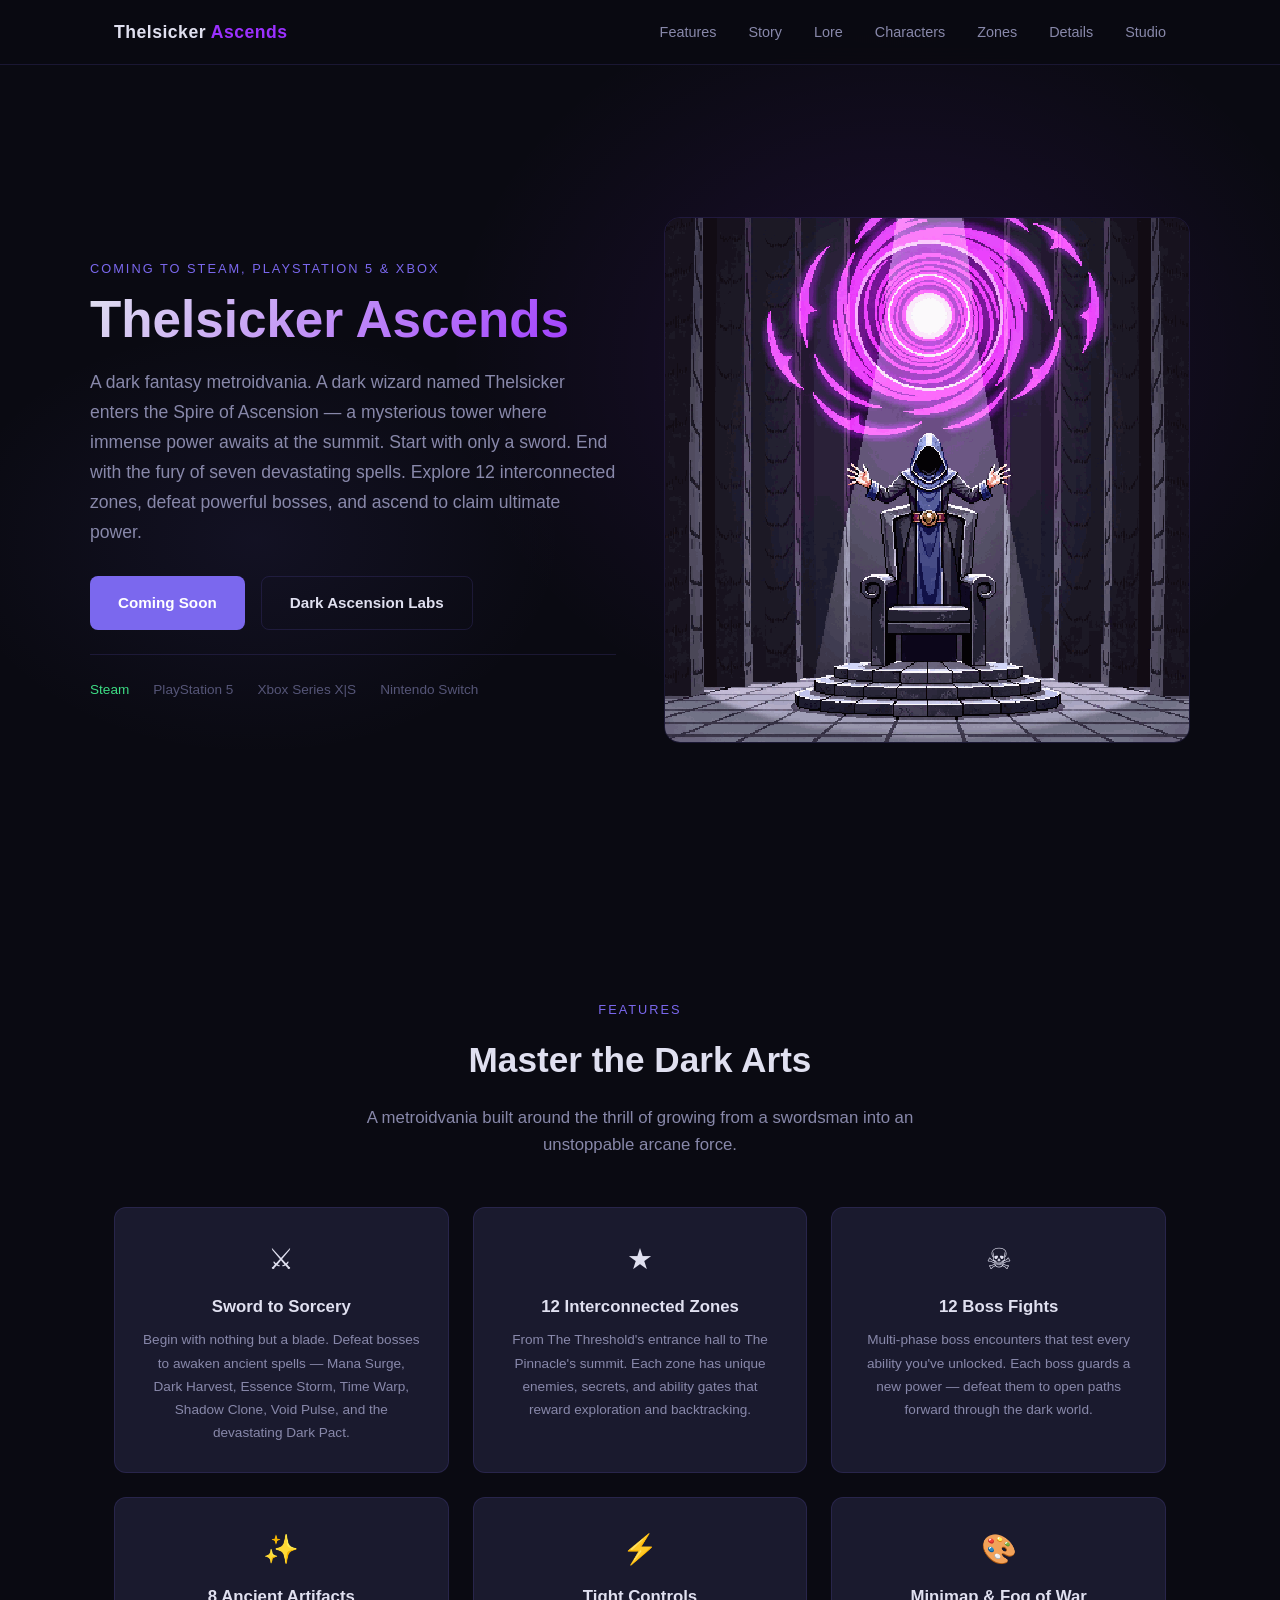
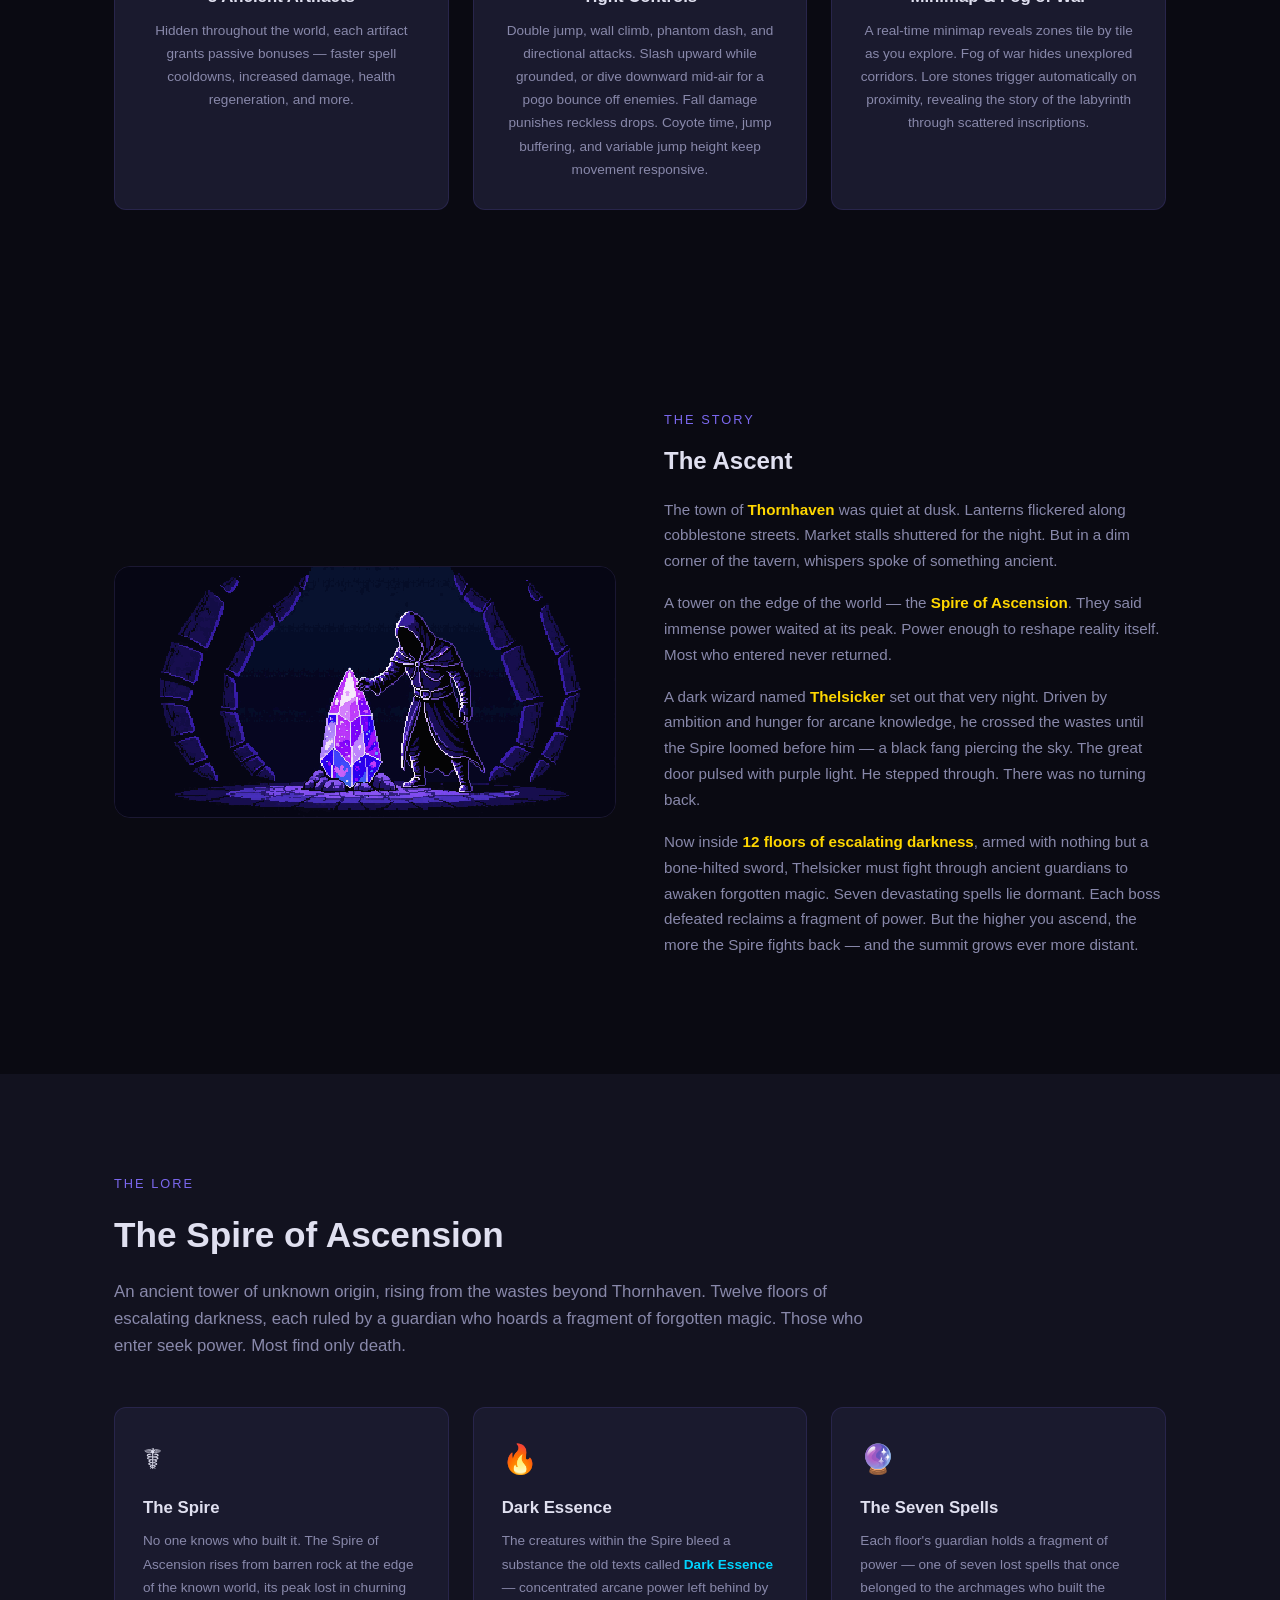
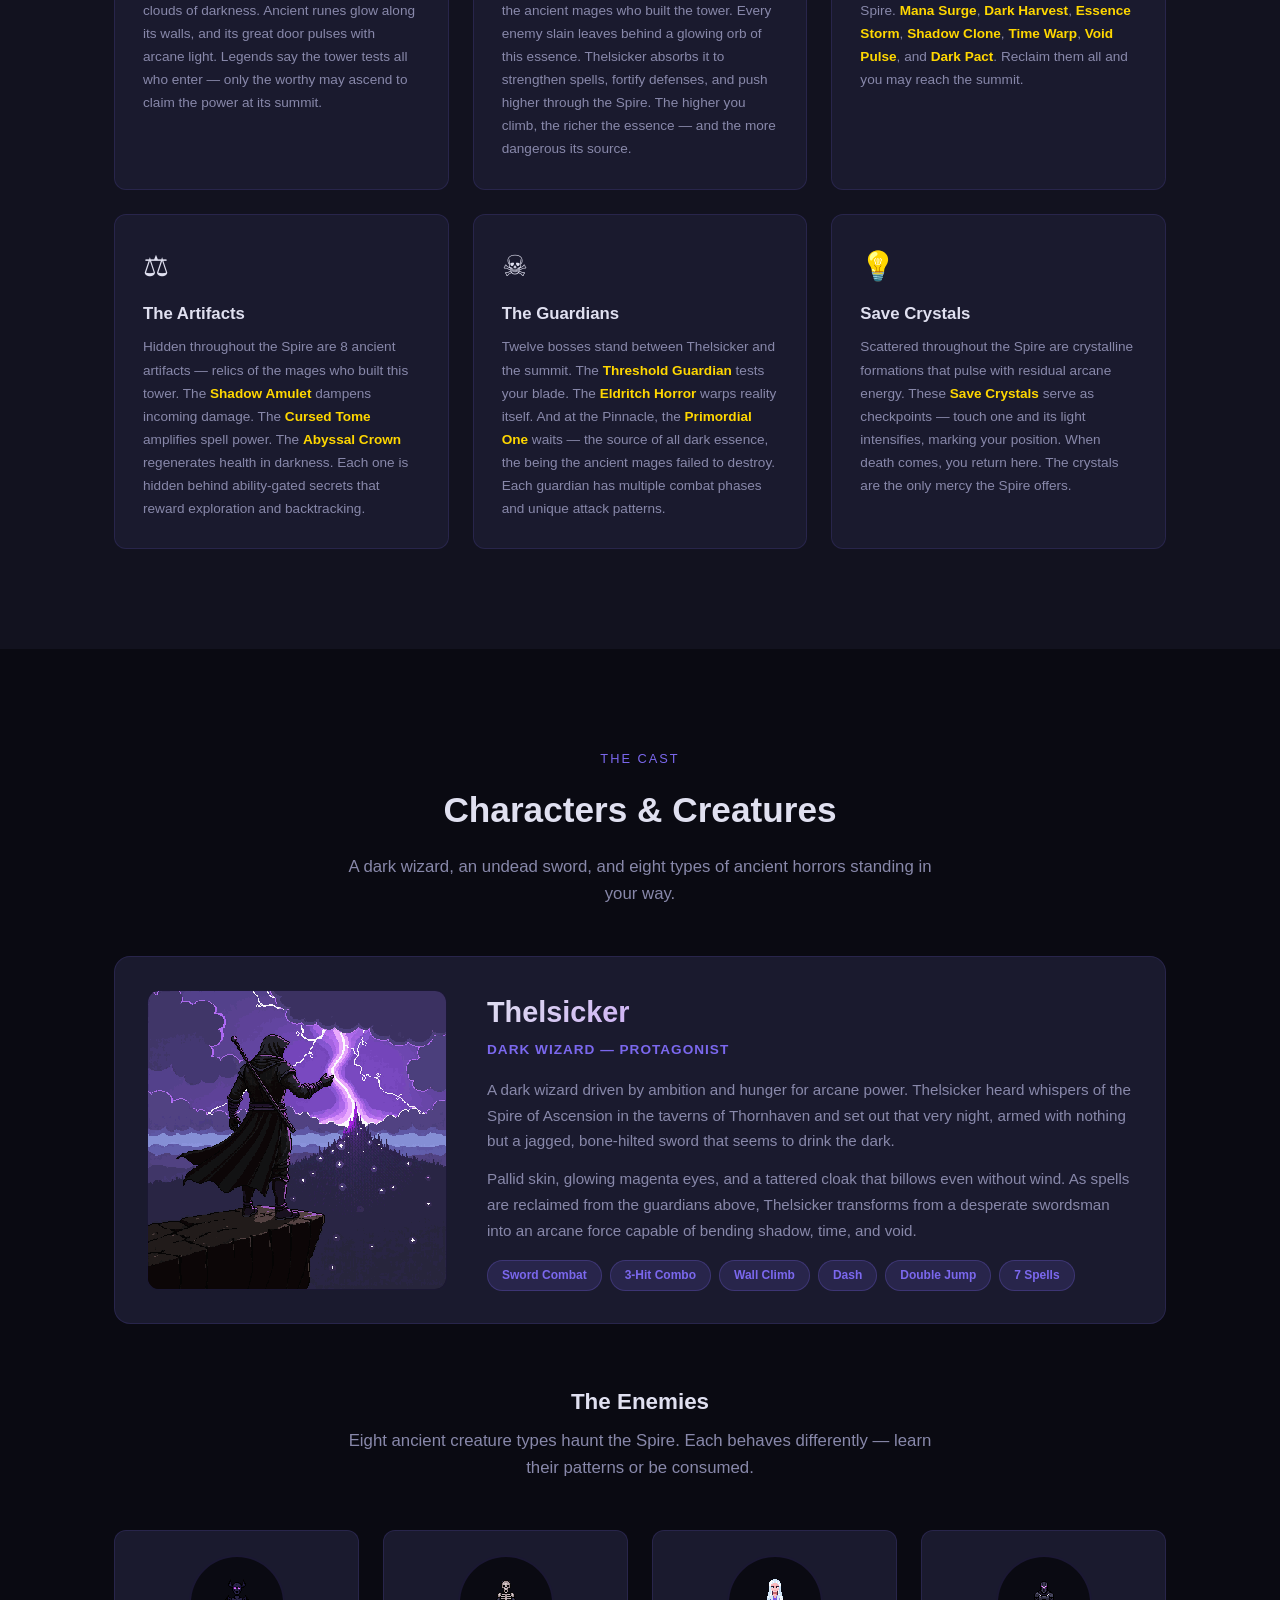
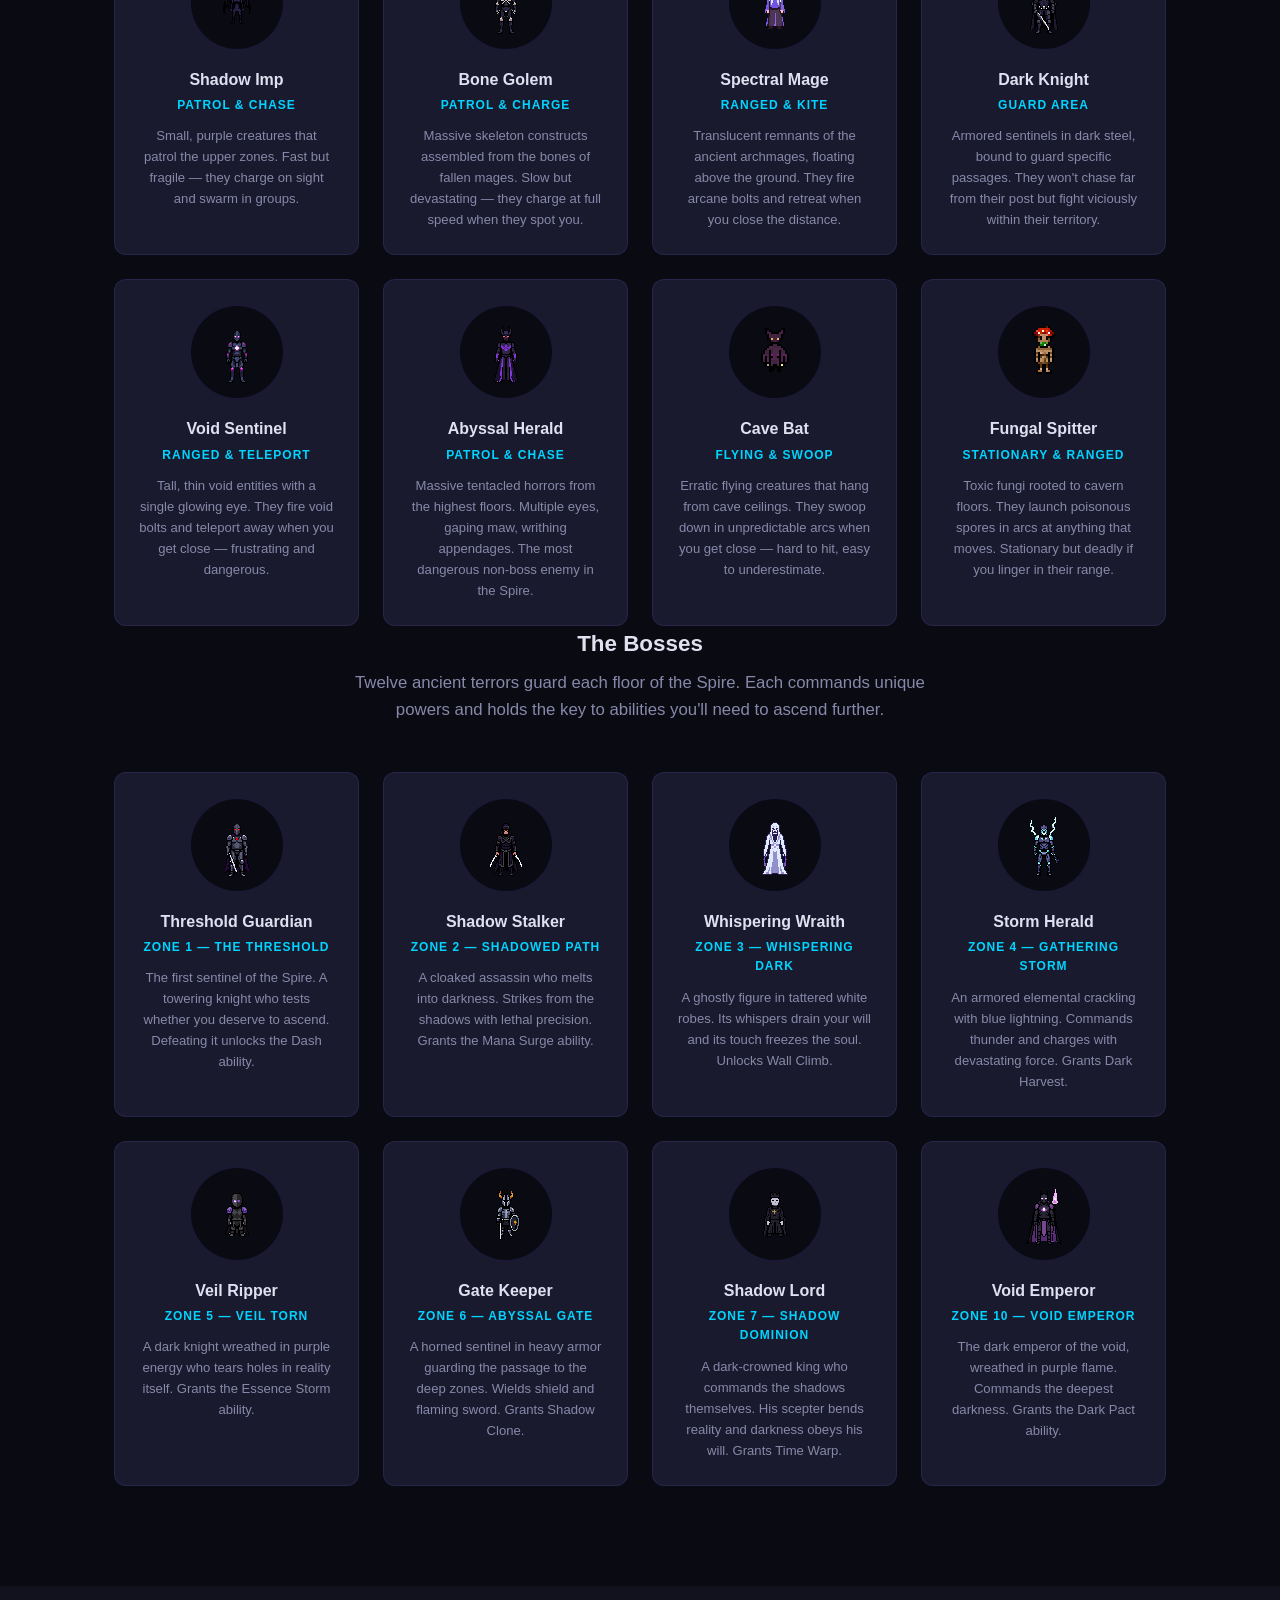
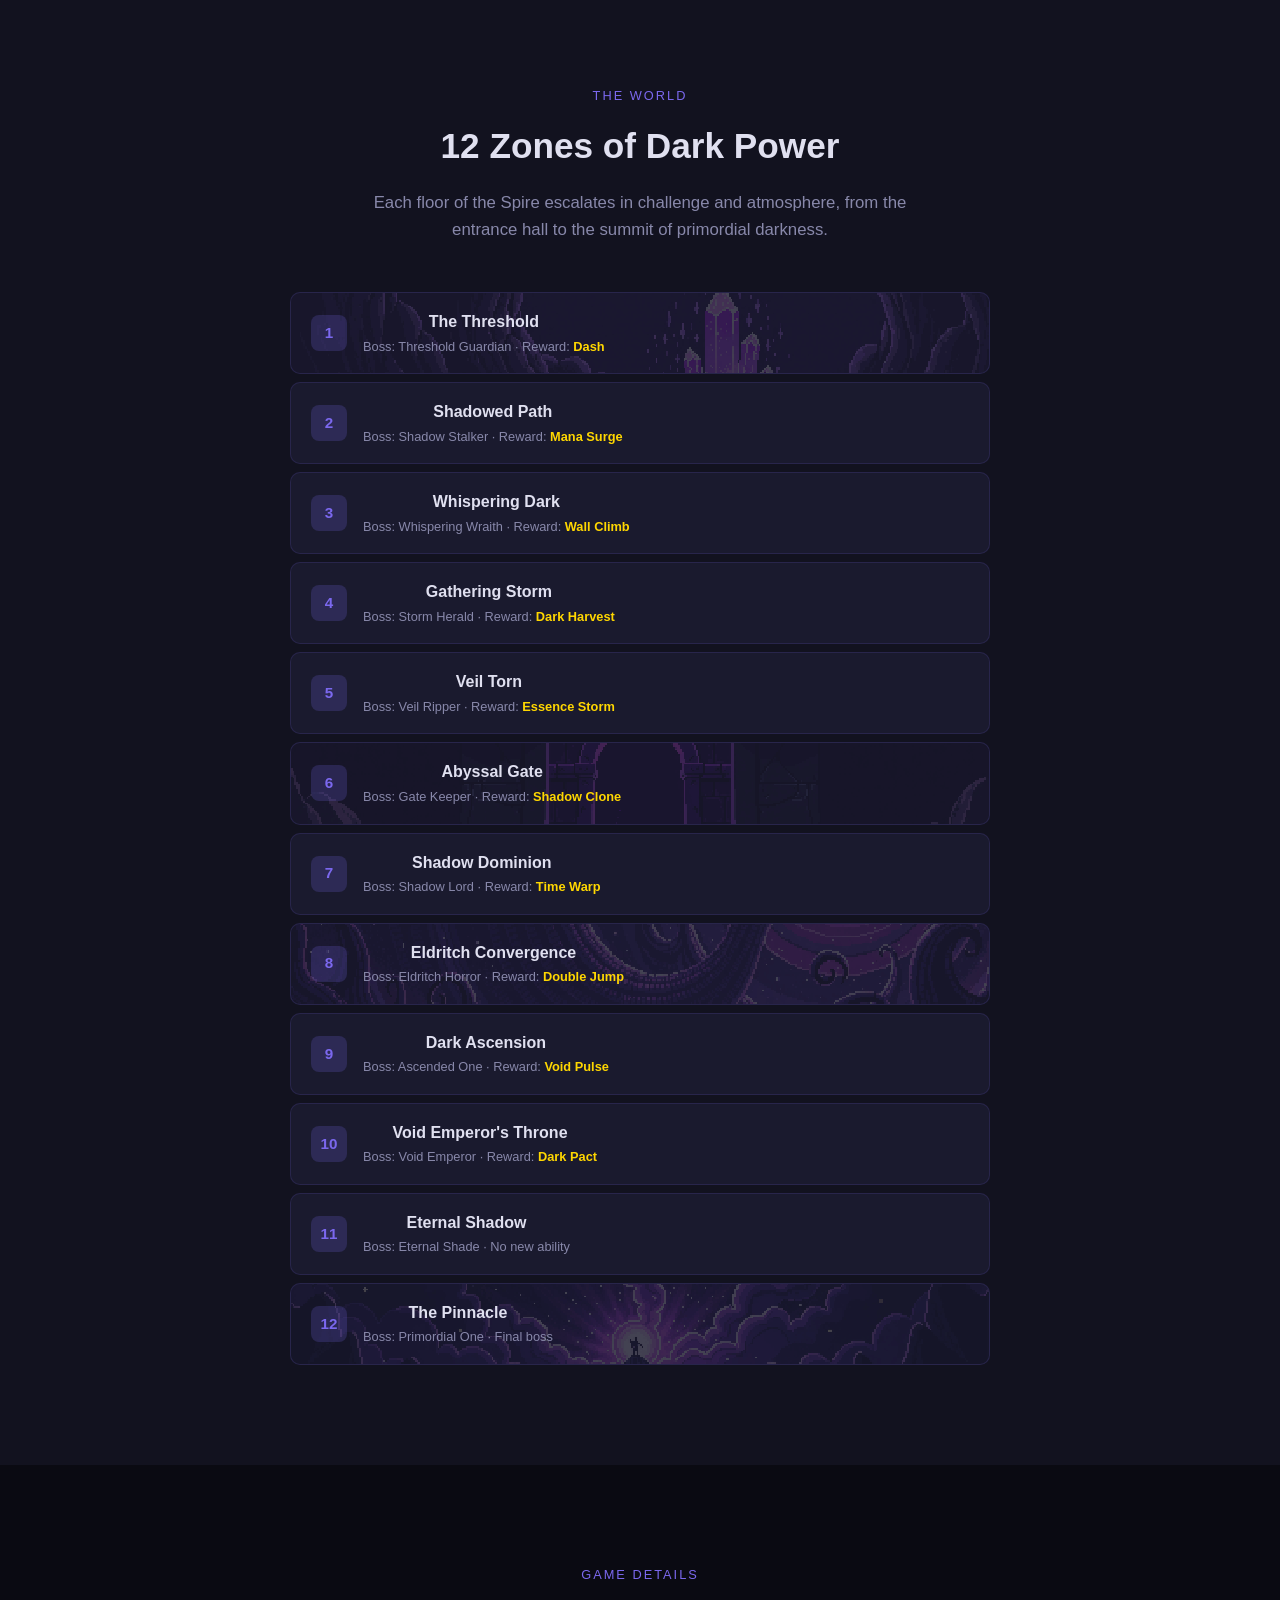
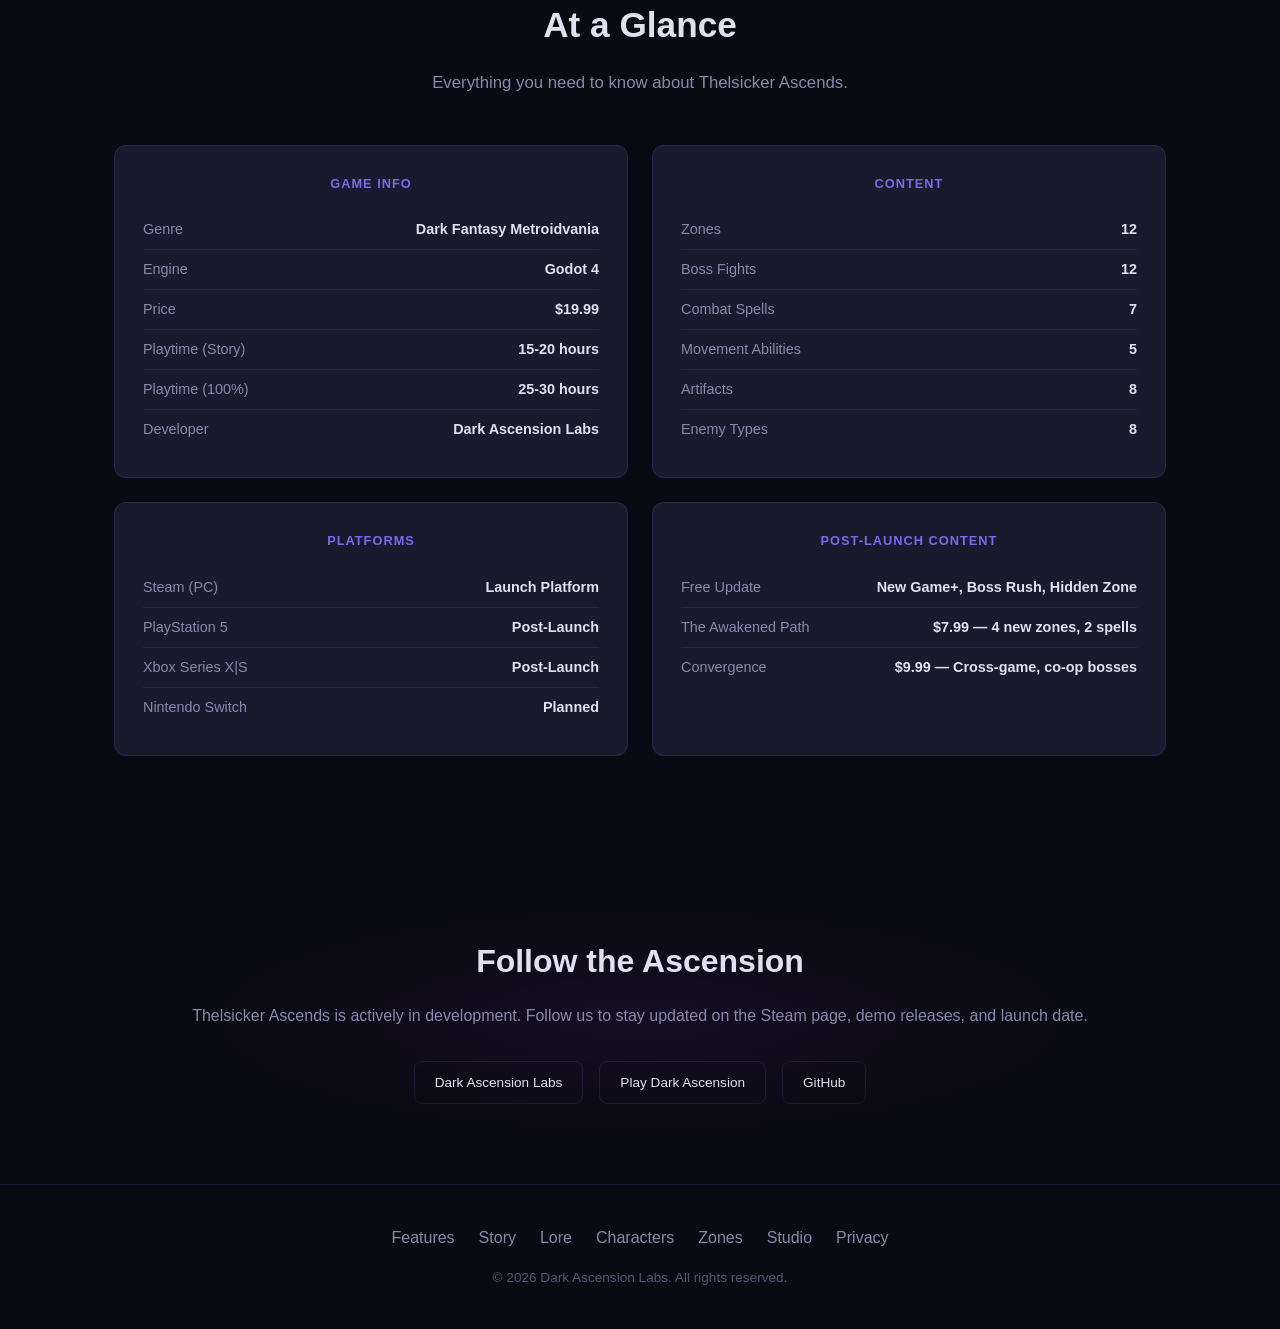
<file: index.html>
<!DOCTYPE html>
<html lang="en">
<head>
  <meta charset="UTF-8">
  <meta name="viewport" content="width=device-width, initial-scale=1.0">
  <title>Thelsicker Ascends — Dark Fantasy Metroidvania</title>
  <meta name="description" content="Thelsicker Ascends is a dark fantasy metroidvania. A dark wizard enters the Spire of Ascension — a mysterious tower of immense power. Explore 12 zones, defeat 12 bosses, and awaken 7 devastating spells. Coming to Steam, PlayStation 5, and Xbox.">
  <meta property="og:title" content="Thelsicker Ascends — Dark Fantasy Metroidvania">
  <meta property="og:description" content="A dark wizard enters the Spire of Ascension seeking ultimate power. Explore 12 zones, defeat 12 bosses, awaken 7 dark spells. Coming to Steam, PS5, and Xbox.">
  <meta property="og:image" content="images/concept/ascendant_throne_power.png">
  <meta property="og:url" content="https://thelsickerascends.com">
  <meta property="og:type" content="website">
  <meta name="twitter:card" content="summary_large_image">
  <link rel="stylesheet" href="css/style.css">
</head>
<body>

  <!-- Navigation -->
  <nav class="nav">
    <div class="container">
      <a href="#" class="nav-logo">Thelsicker <span>Ascends</span></a>
      <ul class="nav-links" id="navLinks">
        <li><a href="#features">Features</a></li>
        <li><a href="#story">Story</a></li>
        <li><a href="#lore">Lore</a></li>
        <li><a href="#characters">Characters</a></li>
        <li><a href="#zones">Zones</a></li>
        <li><a href="#details">Details</a></li>
        <li><a href="https://darkascensionlabs.com">Studio</a></li>
      </ul>
      <button class="nav-toggle" id="navToggle" aria-label="Toggle navigation">&#9776;</button>
    </div>
  </nav>

  <!-- Hero -->
  <section class="hero">
    <div class="hero-grid">
      <div class="hero-text">
        <div class="section-label">Coming to Steam, PlayStation 5 &amp; Xbox</div>
        <h1>Thelsicker Ascends</h1>
        <p>A dark fantasy metroidvania. A dark wizard named Thelsicker enters the Spire of Ascension — a mysterious tower where immense power awaits at the summit. Start with only a sword. End with the fury of seven devastating spells. Explore 12 interconnected zones, defeat powerful bosses, and ascend to claim ultimate power.</p>
        <div class="hero-buttons">
          <a href="#details" class="btn btn-primary">Coming Soon</a>
          <a href="https://darkascensionlabs.com" class="btn btn-secondary">Dark Ascension Labs</a>
        </div>
        <div class="platforms-bar">
          <span class="platform-item active">Steam</span>
          <span class="platform-item">PlayStation 5</span>
          <span class="platform-item">Xbox Series X|S</span>
          <span class="platform-item">Nintendo Switch</span>
        </div>
      </div>
      <div class="hero-image">
        <img src="images/concept/ascendant_throne_power.png" alt="Thelsicker ascending to dark power">
      </div>
    </div>
  </section>

  <!-- Features -->
  <section id="features">
    <div class="container section-center">
      <div class="section-label">Features</div>
      <h2 class="section-title">Master the Dark Arts</h2>
      <p class="section-subtitle">A metroidvania built around the thrill of growing from a swordsman into an unstoppable arcane force.</p>

      <div class="features-grid">
        <div class="feature-card">
          <div class="feature-icon">&#9876;</div>
          <h4>Sword to Sorcery</h4>
          <p>Begin with nothing but a blade. Defeat bosses to awaken ancient spells — Mana Surge, Dark Harvest, Essence Storm, Time Warp, Shadow Clone, Void Pulse, and the devastating Dark Pact.</p>
        </div>
        <div class="feature-card">
          <div class="feature-icon">&#9733;</div>
          <h4>12 Interconnected Zones</h4>
          <p>From The Threshold's entrance hall to The Pinnacle's summit. Each zone has unique enemies, secrets, and ability gates that reward exploration and backtracking.</p>
        </div>
        <div class="feature-card">
          <div class="feature-icon">&#9760;</div>
          <h4>12 Boss Fights</h4>
          <p>Multi-phase boss encounters that test every ability you've unlocked. Each boss guards a new power — defeat them to open paths forward through the dark world.</p>
        </div>
        <div class="feature-card">
          <div class="feature-icon">&#10024;</div>
          <h4>8 Ancient Artifacts</h4>
          <p>Hidden throughout the world, each artifact grants passive bonuses — faster spell cooldowns, increased damage, health regeneration, and more.</p>
        </div>
        <div class="feature-card">
          <div class="feature-icon">&#9889;</div>
          <h4>Tight Controls</h4>
          <p>Double jump, wall climb, phantom dash, and directional attacks. Slash upward while grounded, or dive downward mid-air for a pogo bounce off enemies. Fall damage punishes reckless drops. Coyote time, jump buffering, and variable jump height keep movement responsive.</p>
        </div>
        <div class="feature-card">
          <div class="feature-icon">&#127912;</div>
          <h4>Minimap &amp; Fog of War</h4>
          <p>A real-time minimap reveals zones tile by tile as you explore. Fog of war hides unexplored corridors. Lore stones trigger automatically on proximity, revealing the story of the labyrinth through scattered inscriptions.</p>
        </div>
      </div>
    </div>
  </section>

  <!-- Story: The Ascent -->
  <section id="story">
    <div class="container">
      <div class="story-grid">
        <div class="story-image">
          <img src="images/concept/ascendant_cavern_origin.png" alt="The Spire of Ascension looms above Thornhaven" class="pixel-art">
        </div>
        <div class="story-text">
          <div class="section-label">The Story</div>
          <h3>The Ascent</h3>
          <p>The town of <span class="highlight">Thornhaven</span> was quiet at dusk. Lanterns flickered along cobblestone streets. Market stalls shuttered for the night. But in a dim corner of the tavern, whispers spoke of something ancient.</p>
          <p>A tower on the edge of the world — the <span class="highlight">Spire of Ascension</span>. They said immense power waited at its peak. Power enough to reshape reality itself. Most who entered never returned.</p>
          <p>A dark wizard named <span class="highlight">Thelsicker</span> set out that very night. Driven by ambition and hunger for arcane knowledge, he crossed the wastes until the Spire loomed before him — a black fang piercing the sky. The great door pulsed with purple light. He stepped through. There was no turning back.</p>
          <p>Now inside <span class="highlight">12 floors of escalating darkness</span>, armed with nothing but a bone-hilted sword, Thelsicker must fight through ancient guardians to awaken forgotten magic. Seven devastating spells lie dormant. Each boss defeated reclaims a fragment of power. But the higher you ascend, the more the Spire fights back — and the summit grows ever more distant.</p>
        </div>
      </div>
    </div>
  </section>

  <!-- Lore: The World -->
  <section id="lore" class="lore-section">
    <div class="container">
      <div class="section-label">The Lore</div>
      <h2 class="section-title">The Spire of Ascension</h2>
      <p class="section-subtitle" style="max-width:750px;">An ancient tower of unknown origin, rising from the wastes beyond Thornhaven. Twelve floors of escalating darkness, each ruled by a guardian who hoards a fragment of forgotten magic. Those who enter seek power. Most find only death.</p>

      <div class="lore-grid">
        <div class="lore-card">
          <div class="lore-icon">&#9764;</div>
          <h4>The Spire</h4>
          <p>No one knows who built it. The Spire of Ascension rises from barren rock at the edge of the known world, its peak lost in churning clouds of darkness. Ancient runes glow along its walls, and its great door pulses with arcane light. Legends say the tower tests all who enter — only the worthy may ascend to claim the power at its summit.</p>
        </div>
        <div class="lore-card">
          <div class="lore-icon">&#128293;</div>
          <h4>Dark Essence</h4>
          <p>The creatures within the Spire bleed a substance the old texts called <em>Dark Essence</em> — concentrated arcane power left behind by the ancient mages who built the tower. Every enemy slain leaves behind a glowing orb of this essence. Thelsicker absorbs it to strengthen spells, fortify defenses, and push higher through the Spire. The higher you climb, the richer the essence — and the more dangerous its source.</p>
        </div>
        <div class="lore-card">
          <div class="lore-icon">&#128302;</div>
          <h4>The Seven Spells</h4>
          <p>Each floor's guardian holds a fragment of power — one of seven lost spells that once belonged to the archmages who built the Spire. <span class="highlight">Mana Surge</span>, <span class="highlight">Dark Harvest</span>, <span class="highlight">Essence Storm</span>, <span class="highlight">Shadow Clone</span>, <span class="highlight">Time Warp</span>, <span class="highlight">Void Pulse</span>, and <span class="highlight">Dark Pact</span>. Reclaim them all and you may reach the summit.</p>
        </div>
        <div class="lore-card">
          <div class="lore-icon">&#9878;</div>
          <h4>The Artifacts</h4>
          <p>Hidden throughout the Spire are 8 ancient artifacts — relics of the mages who built this tower. The <span class="highlight">Shadow Amulet</span> dampens incoming damage. The <span class="highlight">Cursed Tome</span> amplifies spell power. The <span class="highlight">Abyssal Crown</span> regenerates health in darkness. Each one is hidden behind ability-gated secrets that reward exploration and backtracking.</p>
        </div>
        <div class="lore-card">
          <div class="lore-icon">&#9760;</div>
          <h4>The Guardians</h4>
          <p>Twelve bosses stand between Thelsicker and the summit. The <span class="highlight">Threshold Guardian</span> tests your blade. The <span class="highlight">Eldritch Horror</span> warps reality itself. And at the Pinnacle, the <span class="highlight">Primordial One</span> waits — the source of all dark essence, the being the ancient mages failed to destroy. Each guardian has multiple combat phases and unique attack patterns.</p>
        </div>
        <div class="lore-card">
          <div class="lore-icon">&#128161;</div>
          <h4>Save Crystals</h4>
          <p>Scattered throughout the Spire are crystalline formations that pulse with residual arcane energy. These <span class="highlight">Save Crystals</span> serve as checkpoints — touch one and its light intensifies, marking your position. When death comes, you return here. The crystals are the only mercy the Spire offers.</p>
        </div>
      </div>
    </div>
  </section>

  <!-- Characters -->
  <section id="characters">
    <div class="container section-center">
      <div class="section-label">The Cast</div>
      <h2 class="section-title">Characters &amp; Creatures</h2>
      <p class="section-subtitle">A dark wizard, an undead sword, and eight types of ancient horrors standing in your way.</p>

      <!-- Hero character -->
      <div class="character-hero-card">
        <div class="character-hero-image">
          <img src="images/characters/thelsicker_hero.png" alt="Thelsicker — the dark wizard protagonist" class="pixel-art">
        </div>
        <div class="character-hero-text">
          <h3>Thelsicker</h3>
          <div class="character-role">Dark Wizard &mdash; Protagonist</div>
          <p>A dark wizard driven by ambition and hunger for arcane power. Thelsicker heard whispers of the Spire of Ascension in the taverns of Thornhaven and set out that very night, armed with nothing but a jagged, bone-hilted sword that seems to drink the dark.</p>
          <p>Pallid skin, glowing magenta eyes, and a tattered cloak that billows even without wind. As spells are reclaimed from the guardians above, Thelsicker transforms from a desperate swordsman into an arcane force capable of bending shadow, time, and void.</p>
          <div class="character-abilities">
            <span class="ability-tag">Sword Combat</span>
            <span class="ability-tag">3-Hit Combo</span>
            <span class="ability-tag">Wall Climb</span>
            <span class="ability-tag">Dash</span>
            <span class="ability-tag">Double Jump</span>
            <span class="ability-tag">7 Spells</span>
          </div>
        </div>
      </div>

      <!-- Enemy gallery -->
      <h3 class="enemies-heading">The Enemies</h3>
      <p class="section-subtitle">Eight ancient creature types haunt the Spire. Each behaves differently — learn their patterns or be consumed.</p>

      <div class="enemy-grid">
        <div class="enemy-card">
          <div class="enemy-image">
            <img src="images/characters/shadow_imp_south.png" alt="Shadow Imp" class="pixel-art">
          </div>
          <h4>Shadow Imp</h4>
          <div class="enemy-type">Patrol &amp; Chase</div>
          <p>Small, purple creatures that patrol the upper zones. Fast but fragile — they charge on sight and swarm in groups.</p>
        </div>
        <div class="enemy-card">
          <div class="enemy-image">
            <img src="images/characters/bone_golem_south.png" alt="Bone Golem" class="pixel-art">
          </div>
          <h4>Bone Golem</h4>
          <div class="enemy-type">Patrol &amp; Charge</div>
          <p>Massive skeleton constructs assembled from the bones of fallen mages. Slow but devastating — they charge at full speed when they spot you.</p>
        </div>
        <div class="enemy-card">
          <div class="enemy-image">
            <img src="images/characters/spectral_mage_south.png" alt="Spectral Mage" class="pixel-art">
          </div>
          <h4>Spectral Mage</h4>
          <div class="enemy-type">Ranged &amp; Kite</div>
          <p>Translucent remnants of the ancient archmages, floating above the ground. They fire arcane bolts and retreat when you close the distance.</p>
        </div>
        <div class="enemy-card">
          <div class="enemy-image">
            <img src="images/characters/dark_knight_south.png" alt="Dark Knight" class="pixel-art">
          </div>
          <h4>Dark Knight</h4>
          <div class="enemy-type">Guard Area</div>
          <p>Armored sentinels in dark steel, bound to guard specific passages. They won't chase far from their post but fight viciously within their territory.</p>
        </div>
        <div class="enemy-card">
          <div class="enemy-image">
            <img src="images/characters/void_sentinel_south.png" alt="Void Sentinel" class="pixel-art">
          </div>
          <h4>Void Sentinel</h4>
          <div class="enemy-type">Ranged &amp; Teleport</div>
          <p>Tall, thin void entities with a single glowing eye. They fire void bolts and teleport away when you get close — frustrating and dangerous.</p>
        </div>
        <div class="enemy-card">
          <div class="enemy-image">
            <img src="images/characters/abyssal_herald_south.png" alt="Abyssal Herald" class="pixel-art">
          </div>
          <h4>Abyssal Herald</h4>
          <div class="enemy-type">Patrol &amp; Chase</div>
          <p>Massive tentacled horrors from the highest floors. Multiple eyes, gaping maw, writhing appendages. The most dangerous non-boss enemy in the Spire.</p>
        </div>
        <div class="enemy-card">
          <div class="enemy-image">
            <img src="images/characters/cave_bat_south.png" alt="Cave Bat" class="pixel-art">
          </div>
          <h4>Cave Bat</h4>
          <div class="enemy-type">Flying &amp; Swoop</div>
          <p>Erratic flying creatures that hang from cave ceilings. They swoop down in unpredictable arcs when you get close — hard to hit, easy to underestimate.</p>
        </div>
        <div class="enemy-card">
          <div class="enemy-image">
            <img src="images/characters/fungal_spitter_south.png" alt="Fungal Spitter" class="pixel-art">
          </div>
          <h4>Fungal Spitter</h4>
          <div class="enemy-type">Stationary &amp; Ranged</div>
          <p>Toxic fungi rooted to cavern floors. They launch poisonous spores in arcs at anything that moves. Stationary but deadly if you linger in their range.</p>
        </div>
      </div>

      <!-- Boss gallery -->
      <h3 class="enemies-heading">The Bosses</h3>
      <p class="section-subtitle">Twelve ancient terrors guard each floor of the Spire. Each commands unique powers and holds the key to abilities you'll need to ascend further.</p>

      <div class="enemy-grid">
        <div class="enemy-card">
          <div class="enemy-image">
            <img src="images/characters/boss_awakening_guardian.png" alt="Awakening Guardian" class="pixel-art">
          </div>
          <h4>Threshold Guardian</h4>
          <div class="enemy-type">Zone 1 &mdash; The Threshold</div>
          <p>The first sentinel of the Spire. A towering knight who tests whether you deserve to ascend. Defeating it unlocks the Dash ability.</p>
        </div>
        <div class="enemy-card">
          <div class="enemy-image">
            <img src="images/characters/boss_shadow_stalker.png" alt="Shadow Stalker" class="pixel-art">
          </div>
          <h4>Shadow Stalker</h4>
          <div class="enemy-type">Zone 2 &mdash; Shadowed Path</div>
          <p>A cloaked assassin who melts into darkness. Strikes from the shadows with lethal precision. Grants the Mana Surge ability.</p>
        </div>
        <div class="enemy-card">
          <div class="enemy-image">
            <img src="images/characters/boss_whispering_wraith.png" alt="Whispering Wraith" class="pixel-art">
          </div>
          <h4>Whispering Wraith</h4>
          <div class="enemy-type">Zone 3 &mdash; Whispering Dark</div>
          <p>A ghostly figure in tattered white robes. Its whispers drain your will and its touch freezes the soul. Unlocks Wall Climb.</p>
        </div>
        <div class="enemy-card">
          <div class="enemy-image">
            <img src="images/characters/boss_storm_herald.png" alt="Storm Herald" class="pixel-art">
          </div>
          <h4>Storm Herald</h4>
          <div class="enemy-type">Zone 4 &mdash; Gathering Storm</div>
          <p>An armored elemental crackling with blue lightning. Commands thunder and charges with devastating force. Grants Dark Harvest.</p>
        </div>
        <div class="enemy-card">
          <div class="enemy-image">
            <img src="images/characters/boss_veil_ripper.png" alt="Veil Ripper" class="pixel-art">
          </div>
          <h4>Veil Ripper</h4>
          <div class="enemy-type">Zone 5 &mdash; Veil Torn</div>
          <p>A dark knight wreathed in purple energy who tears holes in reality itself. Grants the Essence Storm ability.</p>
        </div>
        <div class="enemy-card">
          <div class="enemy-image">
            <img src="images/characters/boss_gate_keeper.png" alt="Gate Keeper" class="pixel-art">
          </div>
          <h4>Gate Keeper</h4>
          <div class="enemy-type">Zone 6 &mdash; Abyssal Gate</div>
          <p>A horned sentinel in heavy armor guarding the passage to the deep zones. Wields shield and flaming sword. Grants Shadow Clone.</p>
        </div>
        <div class="enemy-card">
          <div class="enemy-image">
            <img src="images/characters/boss_shadow_lord.png" alt="Shadow Lord" class="pixel-art">
          </div>
          <h4>Shadow Lord</h4>
          <div class="enemy-type">Zone 7 &mdash; Shadow Dominion</div>
          <p>A dark-crowned king who commands the shadows themselves. His scepter bends reality and darkness obeys his will. Grants Time Warp.</p>
        </div>
        <div class="enemy-card">
          <div class="enemy-image">
            <img src="images/characters/boss_void_emperor.png" alt="Void Emperor" class="pixel-art">
          </div>
          <h4>Void Emperor</h4>
          <div class="enemy-type">Zone 10 &mdash; Void Emperor</div>
          <p>The dark emperor of the void, wreathed in purple flame. Commands the deepest darkness. Grants the Dark Pact ability.</p>
        </div>
      </div>
    </div>
  </section>

  <!-- Zones -->
  <section id="zones" class="zones-section">
    <div class="container section-center">
      <div class="section-label">The World</div>
      <h2 class="section-title">12 Zones of Dark Power</h2>
      <p class="section-subtitle">Each floor of the Spire escalates in challenge and atmosphere, from the entrance hall to the summit of primordial darkness.</p>

      <div class="zone-list">
        <a href="maps/zone-01-threshold.html" class="zone-row">
          <img src="images/backgrounds/bg_01_awakening.png" alt="The Threshold" class="zone-row-bg">
          <div class="zone-row-info">
            <span class="zone-num">1</span>
            <div>
              <h4>The Threshold</h4>
              <p>Boss: Threshold Guardian &middot; Reward: <strong>Dash</strong></p>
            </div>
          </div>
        </a>
        <a href="maps/zone-02-shadowed-path.html" class="zone-row">
          <div class="zone-row-info">
            <span class="zone-num">2</span>
            <div>
              <h4>Shadowed Path</h4>
              <p>Boss: Shadow Stalker &middot; Reward: <strong>Mana Surge</strong></p>
            </div>
          </div>
        </a>
        <a href="maps/zone-03-whispering-dark.html" class="zone-row">
          <div class="zone-row-info">
            <span class="zone-num">3</span>
            <div>
              <h4>Whispering Dark</h4>
              <p>Boss: Whispering Wraith &middot; Reward: <strong>Wall Climb</strong></p>
            </div>
          </div>
        </a>
        <a href="maps/zone-04-gathering-storm.html" class="zone-row">
          <div class="zone-row-info">
            <span class="zone-num">4</span>
            <div>
              <h4>Gathering Storm</h4>
              <p>Boss: Storm Herald &middot; Reward: <strong>Dark Harvest</strong></p>
            </div>
          </div>
        </a>
        <a href="maps/zone-05-veil-torn.html" class="zone-row">
          <div class="zone-row-info">
            <span class="zone-num">5</span>
            <div>
              <h4>Veil Torn</h4>
              <p>Boss: Veil Ripper &middot; Reward: <strong>Essence Storm</strong></p>
            </div>
          </div>
        </a>
        <a href="maps/zone-06-abyssal-gate.html" class="zone-row">
          <img src="images/backgrounds/bg_06_abyssal_gate.png" alt="Abyssal Gate" class="zone-row-bg">
          <div class="zone-row-info">
            <span class="zone-num">6</span>
            <div>
              <h4>Abyssal Gate</h4>
              <p>Boss: Gate Keeper &middot; Reward: <strong>Shadow Clone</strong></p>
            </div>
          </div>
        </a>
        <a href="maps/zone-07-shadow-dominion.html" class="zone-row">
          <div class="zone-row-info">
            <span class="zone-num">7</span>
            <div>
              <h4>Shadow Dominion</h4>
              <p>Boss: Shadow Lord &middot; Reward: <strong>Time Warp</strong></p>
            </div>
          </div>
        </a>
        <a href="maps/zone-08-eldritch-convergence.html" class="zone-row">
          <img src="images/backgrounds/bg_08_eldritch_convergence.png" alt="Eldritch Convergence" class="zone-row-bg">
          <div class="zone-row-info">
            <span class="zone-num">8</span>
            <div>
              <h4>Eldritch Convergence</h4>
              <p>Boss: Eldritch Horror &middot; Reward: <strong>Double Jump</strong></p>
            </div>
          </div>
        </a>
        <a href="maps/zone-09-dark-ascension.html" class="zone-row">
          <div class="zone-row-info">
            <span class="zone-num">9</span>
            <div>
              <h4>Dark Ascension</h4>
              <p>Boss: Ascended One &middot; Reward: <strong>Void Pulse</strong></p>
            </div>
          </div>
        </a>
        <a href="maps/zone-10-void-emperor.html" class="zone-row">
          <div class="zone-row-info">
            <span class="zone-num">10</span>
            <div>
              <h4>Void Emperor's Throne</h4>
              <p>Boss: Void Emperor &middot; Reward: <strong>Dark Pact</strong></p>
            </div>
          </div>
        </a>
        <a href="maps/zone-11-eternal-shadow.html" class="zone-row">
          <div class="zone-row-info">
            <span class="zone-num">11</span>
            <div>
              <h4>Eternal Shadow</h4>
              <p>Boss: Eternal Shade &middot; No new ability</p>
            </div>
          </div>
        </a>
        <a href="maps/zone-12-primordial-darkness.html" class="zone-row">
          <img src="images/backgrounds/bg_12_primordial_darkness.png" alt="Primordial Darkness" class="zone-row-bg">
          <div class="zone-row-info">
            <span class="zone-num">12</span>
            <div>
              <h4>The Pinnacle</h4>
              <p>Boss: Primordial One &middot; Final boss</p>
            </div>
          </div>
        </a>
      </div>
    </div>
  </section>

  <!-- Game Details -->
  <section id="details">
    <div class="container section-center">
      <div class="section-label">Game Details</div>
      <h2 class="section-title">At a Glance</h2>
      <p class="section-subtitle">Everything you need to know about Thelsicker Ascends.</p>

      <div class="specs-grid">
        <div class="spec-group">
          <h4>Game Info</h4>
          <ul class="spec-list">
            <li>Genre <span>Dark Fantasy Metroidvania</span></li>
            <li>Engine <span>Godot 4</span></li>
            <li>Price <span>$19.99</span></li>
            <li>Playtime (Story) <span>15-20 hours</span></li>
            <li>Playtime (100%) <span>25-30 hours</span></li>
            <li>Developer <span>Dark Ascension Labs</span></li>
          </ul>
        </div>
        <div class="spec-group">
          <h4>Content</h4>
          <ul class="spec-list">
            <li>Zones <span>12</span></li>
            <li>Boss Fights <span>12</span></li>
            <li>Combat Spells <span>7</span></li>
            <li>Movement Abilities <span>5</span></li>
            <li>Artifacts <span>8</span></li>
            <li>Enemy Types <span>8</span></li>
          </ul>
        </div>
        <div class="spec-group">
          <h4>Platforms</h4>
          <ul class="spec-list">
            <li>Steam (PC) <span>Launch Platform</span></li>
            <li>PlayStation 5 <span>Post-Launch</span></li>
            <li>Xbox Series X|S <span>Post-Launch</span></li>
            <li>Nintendo Switch <span>Planned</span></li>
          </ul>
        </div>
        <div class="spec-group">
          <h4>Post-Launch Content</h4>
          <ul class="spec-list">
            <li>Free Update <span>New Game+, Boss Rush, Hidden Zone</span></li>
            <li>The Awakened Path <span>$7.99 — 4 new zones, 2 spells</span></li>
            <li>Convergence <span>$9.99 — Cross-game, co-op bosses</span></li>
          </ul>
        </div>
      </div>
    </div>
  </section>

  <!-- CTA -->
  <section class="cta-section">
    <div class="container">
      <div class="cta-content">
        <h2>Follow the Ascension</h2>
        <p>Thelsicker Ascends is actively in development. Follow us to stay updated on the Steam page, demo releases, and launch date.</p>
        <div class="social-links">
          <a href="https://darkascensionlabs.com" class="social-link">Dark Ascension Labs</a>
          <a href="https://darkascension.app" class="social-link">Play Dark Ascension</a>
          <a href="https://github.com/mikejamescalvert" class="social-link">GitHub</a>
        </div>
      </div>
    </div>
  </section>

  <!-- Footer -->
  <footer class="footer">
    <div class="container">
      <div class="footer-links">
        <a href="#features">Features</a>
        <a href="#story">Story</a>
        <a href="#lore">Lore</a>
        <a href="#characters">Characters</a>
        <a href="#zones">Zones</a>
        <a href="https://darkascensionlabs.com">Studio</a>
        <a href="https://darkascension.app/privacy.html">Privacy</a>
      </div>
      <p>&copy; 2026 Dark Ascension Labs. All rights reserved.</p>
    </div>
  </footer>

  <script>
    document.getElementById('navToggle').addEventListener('click', function() {
      document.getElementById('navLinks').classList.toggle('active');
    });
    document.querySelectorAll('.nav-links a').forEach(function(link) {
      link.addEventListener('click', function() {
        document.getElementById('navLinks').classList.remove('active');
      });
    });
  </script>

</body>
</html>
</file>
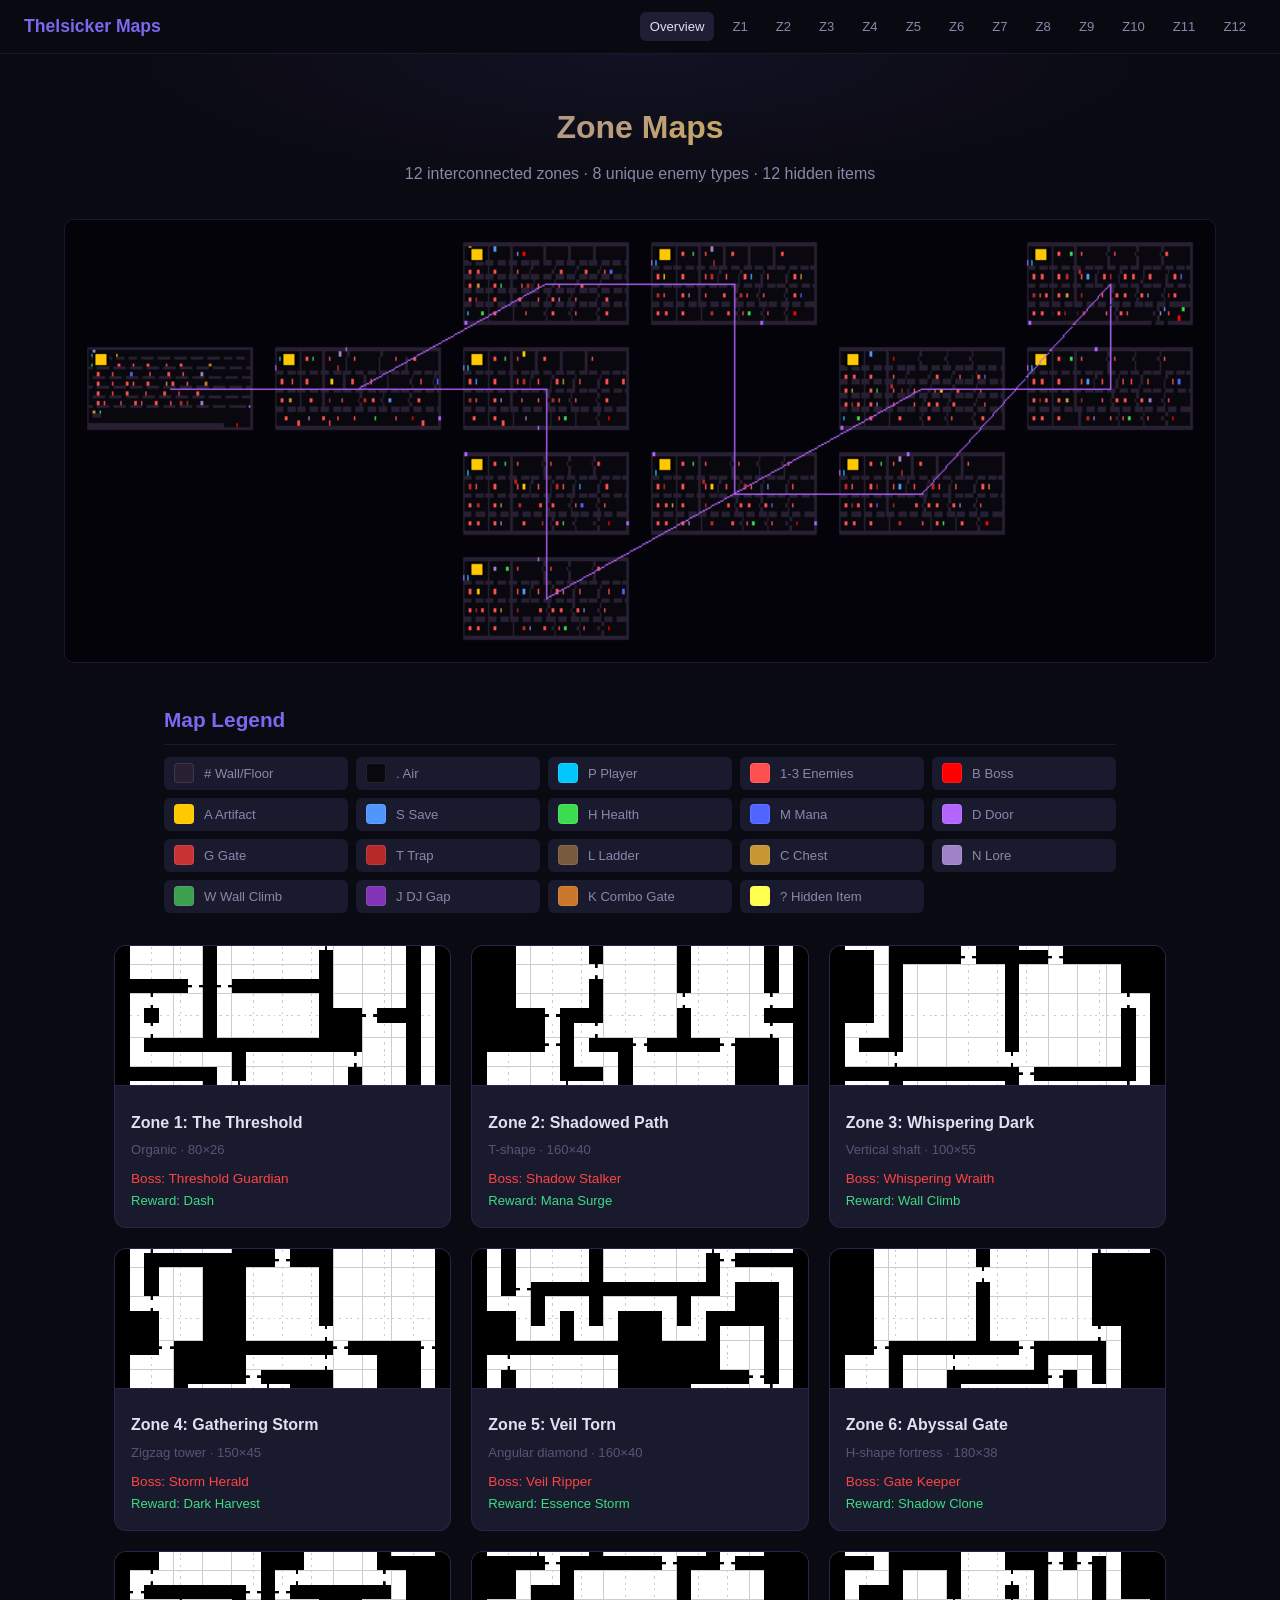
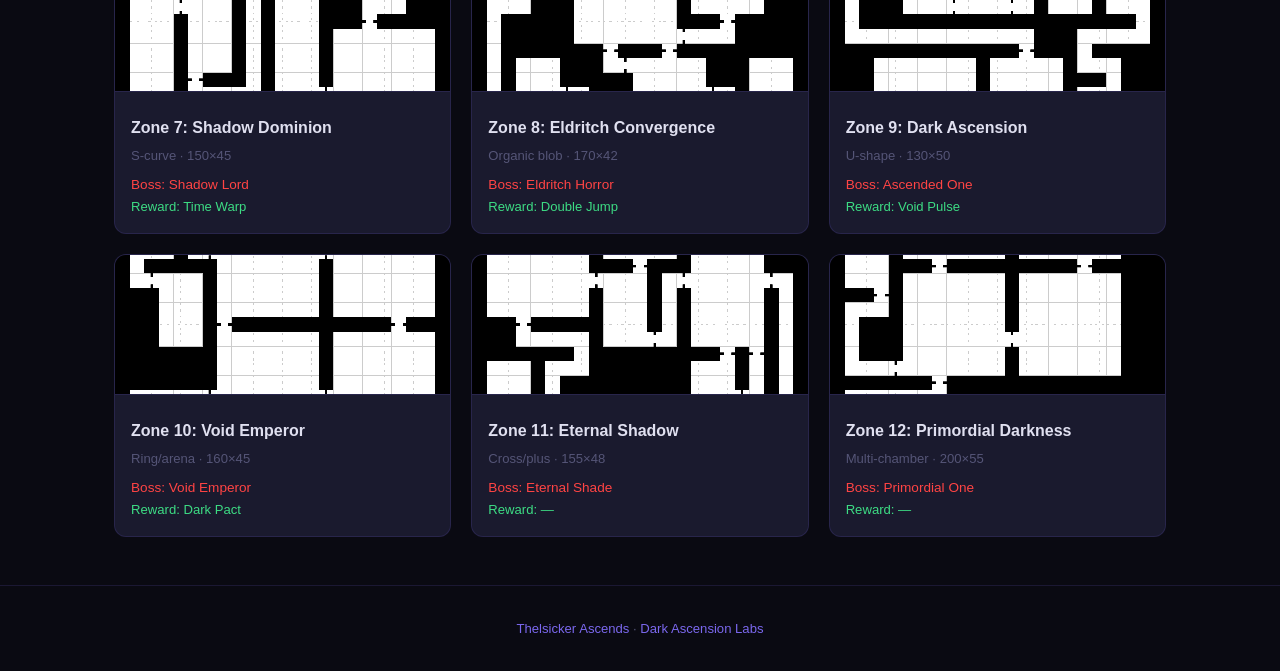
<file: maps/index.html>
<!DOCTYPE html>
<html lang="en">
<head>
<meta charset="UTF-8">
<meta name="viewport" content="width=device-width, initial-scale=1.0">
<meta name="robots" content="noindex, nofollow">
<title>Zone Maps — Thelsicker Ascends</title>
<link rel="stylesheet" href="css/maps.css">
</head>
<body>
<header class="nav">
  <a href="index.html" class="nav-logo">Thelsicker Maps</a>
  <div class="nav-links">
<a href="index.html" class="active">Overview</a>
<a href="zone-01-threshold.html">Z1</a>
<a href="zone-02-shadowed-path.html">Z2</a>
<a href="zone-03-whispering-dark.html">Z3</a>
<a href="zone-04-gathering-storm.html">Z4</a>
<a href="zone-05-veil-torn.html">Z5</a>
<a href="zone-06-abyssal-gate.html">Z6</a>
<a href="zone-07-shadow-dominion.html">Z7</a>
<a href="zone-08-eldritch-convergence.html">Z8</a>
<a href="zone-09-dark-ascension.html">Z9</a>
<a href="zone-10-void-emperor.html">Z10</a>
<a href="zone-11-eternal-shadow.html">Z11</a>
<a href="zone-12-primordial-darkness.html">Z12</a>
  </div>
</header>

<div class="page-header">
  <h1>Zone Maps</h1>
  <p class="subtitle">12 interconnected zones &middot; 8 unique enemy types &middot; 12 hidden items</p>
</div>

<section class="world-map-container">
  <img src="images/world-map.png" alt="World Map" loading="lazy">
</section>

<section class="info-section">
  <h2>Map Legend</h2>
  <div class="legend-grid">
<div class="legend-item"><div class="legend-swatch" style="background:#282032"></div><span class="legend-label"># Wall/Floor</span></div>
<div class="legend-item"><div class="legend-swatch" style="background:#0a080f"></div><span class="legend-label">. Air</span></div>
<div class="legend-item"><div class="legend-swatch" style="background:#00c8ff"></div><span class="legend-label">P Player</span></div>
<div class="legend-item"><div class="legend-swatch" style="background:#ff5050"></div><span class="legend-label">1-3 Enemies</span></div>
<div class="legend-item"><div class="legend-swatch" style="background:#ff0000"></div><span class="legend-label">B Boss</span></div>
<div class="legend-item"><div class="legend-swatch" style="background:#ffc800"></div><span class="legend-label">A Artifact</span></div>
<div class="legend-item"><div class="legend-swatch" style="background:#5096ff"></div><span class="legend-label">S Save</span></div>
<div class="legend-item"><div class="legend-swatch" style="background:#3cdc50"></div><span class="legend-label">H Health</span></div>
<div class="legend-item"><div class="legend-swatch" style="background:#5064ff"></div><span class="legend-label">M Mana</span></div>
<div class="legend-item"><div class="legend-swatch" style="background:#b464ff"></div><span class="legend-label">D Door</span></div>
<div class="legend-item"><div class="legend-swatch" style="background:#c83232"></div><span class="legend-label">G Gate</span></div>
<div class="legend-item"><div class="legend-swatch" style="background:#b42828"></div><span class="legend-label">T Trap</span></div>
<div class="legend-item"><div class="legend-swatch" style="background:#785a3c"></div><span class="legend-label">L Ladder</span></div>
<div class="legend-item"><div class="legend-swatch" style="background:#c89632"></div><span class="legend-label">C Chest</span></div>
<div class="legend-item"><div class="legend-swatch" style="background:#a082c8"></div><span class="legend-label">N Lore</span></div>
<div class="legend-item"><div class="legend-swatch" style="background:#3ca050"></div><span class="legend-label">W Wall Climb</span></div>
<div class="legend-item"><div class="legend-swatch" style="background:#8232b4"></div><span class="legend-label">J DJ Gap</span></div>
<div class="legend-item"><div class="legend-swatch" style="background:#c87828"></div><span class="legend-label">K Combo Gate</span></div>
<div class="legend-item"><div class="legend-swatch" style="background:#ffff50"></div><span class="legend-label">? Hidden Item</span></div>
  </div>
</section>

<div class="zone-grid">
<a href="zone-01-threshold.html" class="zone-card">
  <img src="images/zone-01.png" alt="Zone 1" class="zone-card-img" loading="lazy">
  <div class="zone-card-body">
    <h3>Zone 1: The Threshold</h3>
    <p class="zone-shape">Organic &middot; 80&times;26</p>
    <p class="zone-boss">Boss: Threshold Guardian</p>
    <p class="zone-ability">Reward: Dash</p>
  </div>
</a>
<a href="zone-02-shadowed-path.html" class="zone-card">
  <img src="images/zone-02.png" alt="Zone 2" class="zone-card-img" loading="lazy">
  <div class="zone-card-body">
    <h3>Zone 2: Shadowed Path</h3>
    <p class="zone-shape">T-shape &middot; 160&times;40</p>
    <p class="zone-boss">Boss: Shadow Stalker</p>
    <p class="zone-ability">Reward: Mana Surge</p>
  </div>
</a>
<a href="zone-03-whispering-dark.html" class="zone-card">
  <img src="images/zone-03.png" alt="Zone 3" class="zone-card-img" loading="lazy">
  <div class="zone-card-body">
    <h3>Zone 3: Whispering Dark</h3>
    <p class="zone-shape">Vertical shaft &middot; 100&times;55</p>
    <p class="zone-boss">Boss: Whispering Wraith</p>
    <p class="zone-ability">Reward: Wall Climb</p>
  </div>
</a>
<a href="zone-04-gathering-storm.html" class="zone-card">
  <img src="images/zone-04.png" alt="Zone 4" class="zone-card-img" loading="lazy">
  <div class="zone-card-body">
    <h3>Zone 4: Gathering Storm</h3>
    <p class="zone-shape">Zigzag tower &middot; 150&times;45</p>
    <p class="zone-boss">Boss: Storm Herald</p>
    <p class="zone-ability">Reward: Dark Harvest</p>
  </div>
</a>
<a href="zone-05-veil-torn.html" class="zone-card">
  <img src="images/zone-05.png" alt="Zone 5" class="zone-card-img" loading="lazy">
  <div class="zone-card-body">
    <h3>Zone 5: Veil Torn</h3>
    <p class="zone-shape">Angular diamond &middot; 160&times;40</p>
    <p class="zone-boss">Boss: Veil Ripper</p>
    <p class="zone-ability">Reward: Essence Storm</p>
  </div>
</a>
<a href="zone-06-abyssal-gate.html" class="zone-card">
  <img src="images/zone-06.png" alt="Zone 6" class="zone-card-img" loading="lazy">
  <div class="zone-card-body">
    <h3>Zone 6: Abyssal Gate</h3>
    <p class="zone-shape">H-shape fortress &middot; 180&times;38</p>
    <p class="zone-boss">Boss: Gate Keeper</p>
    <p class="zone-ability">Reward: Shadow Clone</p>
  </div>
</a>
<a href="zone-07-shadow-dominion.html" class="zone-card">
  <img src="images/zone-07.png" alt="Zone 7" class="zone-card-img" loading="lazy">
  <div class="zone-card-body">
    <h3>Zone 7: Shadow Dominion</h3>
    <p class="zone-shape">S-curve &middot; 150&times;45</p>
    <p class="zone-boss">Boss: Shadow Lord</p>
    <p class="zone-ability">Reward: Time Warp</p>
  </div>
</a>
<a href="zone-08-eldritch-convergence.html" class="zone-card">
  <img src="images/zone-08.png" alt="Zone 8" class="zone-card-img" loading="lazy">
  <div class="zone-card-body">
    <h3>Zone 8: Eldritch Convergence</h3>
    <p class="zone-shape">Organic blob &middot; 170&times;42</p>
    <p class="zone-boss">Boss: Eldritch Horror</p>
    <p class="zone-ability">Reward: Double Jump</p>
  </div>
</a>
<a href="zone-09-dark-ascension.html" class="zone-card">
  <img src="images/zone-09.png" alt="Zone 9" class="zone-card-img" loading="lazy">
  <div class="zone-card-body">
    <h3>Zone 9: Dark Ascension</h3>
    <p class="zone-shape">U-shape &middot; 130&times;50</p>
    <p class="zone-boss">Boss: Ascended One</p>
    <p class="zone-ability">Reward: Void Pulse</p>
  </div>
</a>
<a href="zone-10-void-emperor.html" class="zone-card">
  <img src="images/zone-10.png" alt="Zone 10" class="zone-card-img" loading="lazy">
  <div class="zone-card-body">
    <h3>Zone 10: Void Emperor</h3>
    <p class="zone-shape">Ring/arena &middot; 160&times;45</p>
    <p class="zone-boss">Boss: Void Emperor</p>
    <p class="zone-ability">Reward: Dark Pact</p>
  </div>
</a>
<a href="zone-11-eternal-shadow.html" class="zone-card">
  <img src="images/zone-11.png" alt="Zone 11" class="zone-card-img" loading="lazy">
  <div class="zone-card-body">
    <h3>Zone 11: Eternal Shadow</h3>
    <p class="zone-shape">Cross/plus &middot; 155&times;48</p>
    <p class="zone-boss">Boss: Eternal Shade</p>
    <p class="zone-ability">Reward: —</p>
  </div>
</a>
<a href="zone-12-primordial-darkness.html" class="zone-card">
  <img src="images/zone-12.png" alt="Zone 12" class="zone-card-img" loading="lazy">
  <div class="zone-card-body">
    <h3>Zone 12: Primordial Darkness</h3>
    <p class="zone-shape">Multi-chamber &middot; 200&times;55</p>
    <p class="zone-boss">Boss: Primordial One</p>
    <p class="zone-ability">Reward: —</p>
  </div>
</a>
</div>

<footer class="footer">
  <p><a href="https://thelsickerascends.com">Thelsicker Ascends</a> &middot; <a href="https://darkascensionlabs.com">Dark Ascension Labs</a></p>
</footer>
</body>
</html>
</file>
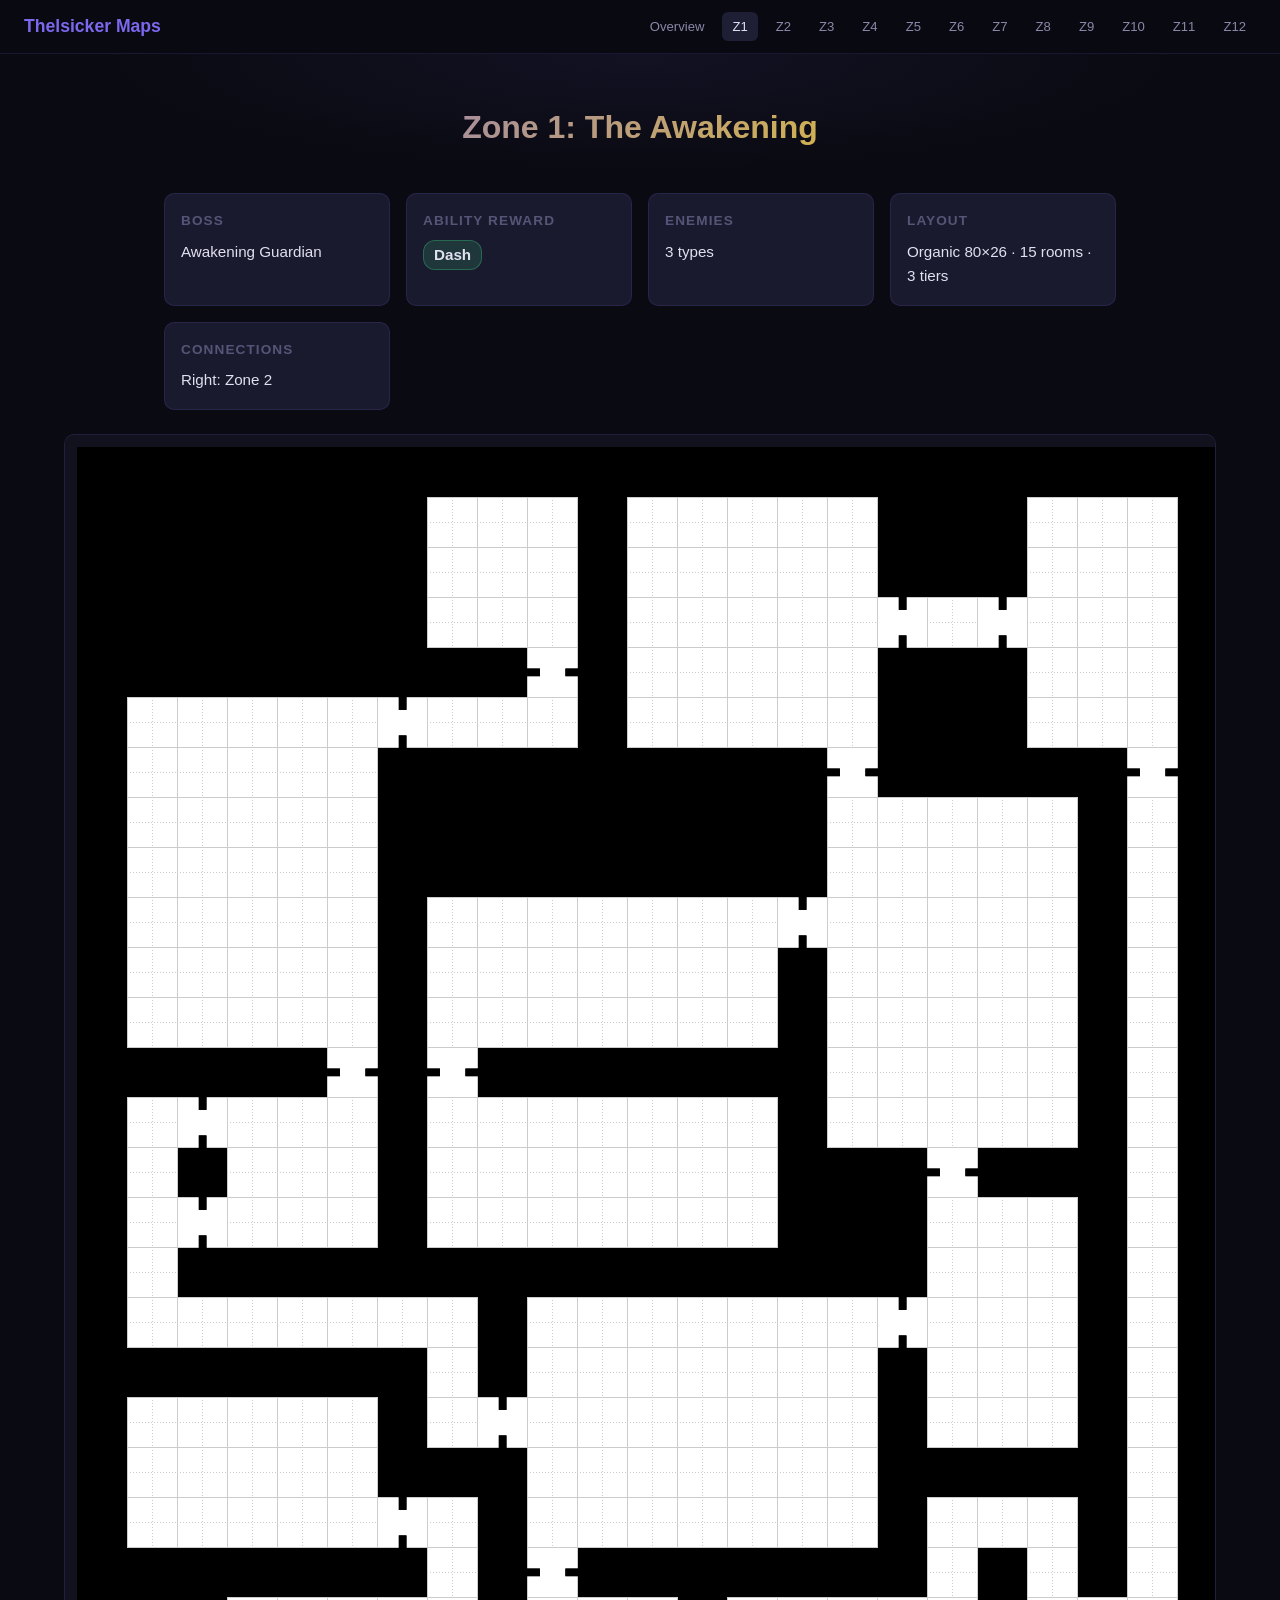
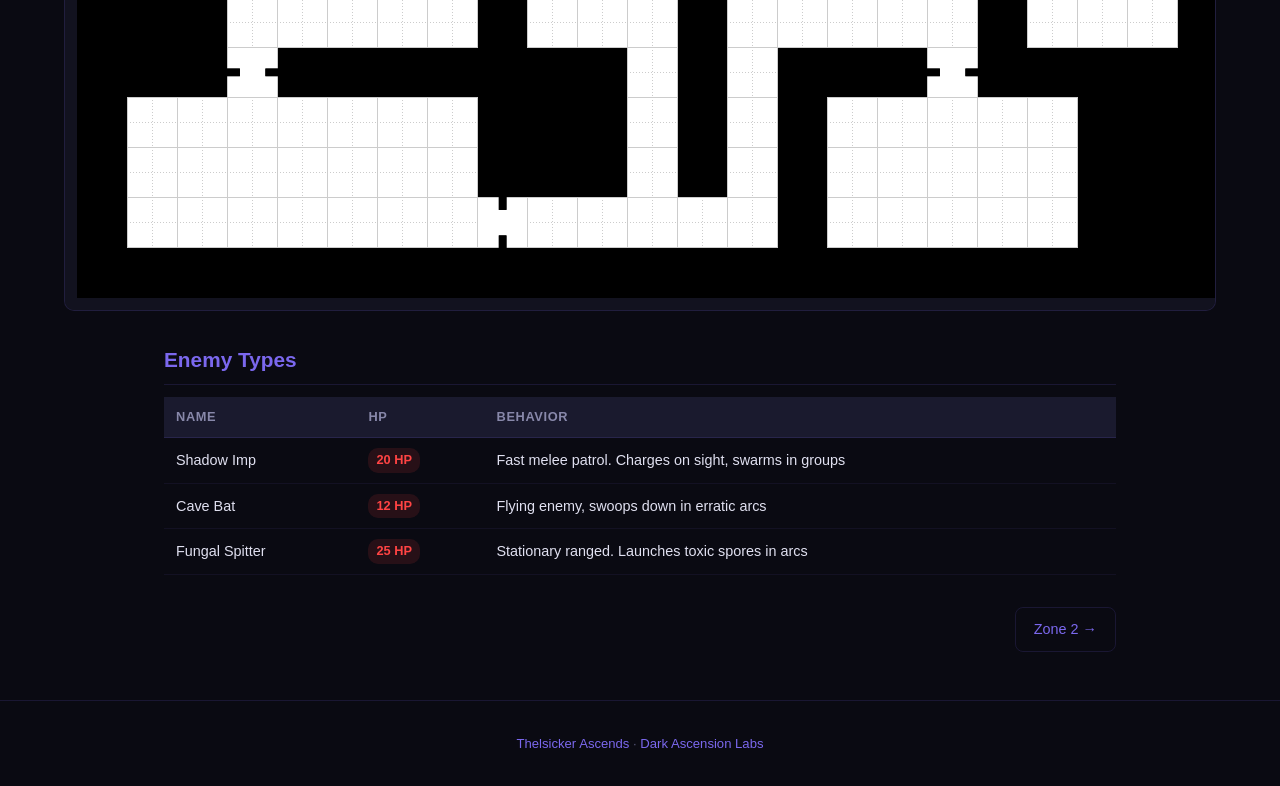
<file: maps/zone-01-awakening.html>
<!DOCTYPE html>
<html lang="en">
<head>
<meta charset="UTF-8">
<meta name="viewport" content="width=device-width, initial-scale=1.0">
<meta name="robots" content="noindex, nofollow">
<title>Zone 1: The Awakening — Thelsicker Ascends Maps</title>
<link rel="stylesheet" href="css/maps.css">
</head>
<body>
<header class="nav">
  <a href="index.html" class="nav-logo">Thelsicker Maps</a>
  <div class="nav-links">
<a href="index.html">Overview</a>
<a href="zone-01-awakening.html" class="active">Z1</a>
<a href="zone-02-shadowed-path.html">Z2</a>
<a href="zone-03-whispering-dark.html">Z3</a>
<a href="zone-04-gathering-storm.html">Z4</a>
<a href="zone-05-veil-torn.html">Z5</a>
<a href="zone-06-abyssal-gate.html">Z6</a>
<a href="zone-07-shadow-dominion.html">Z7</a>
<a href="zone-08-eldritch-convergence.html">Z8</a>
<a href="zone-09-dark-ascension.html">Z9</a>
<a href="zone-10-void-emperor.html">Z10</a>
<a href="zone-11-eternal-shadow.html">Z11</a>
<a href="zone-12-primordial-darkness.html">Z12</a>
  </div>
</header>

<div class="page-header">
  <h1>Zone 1: The Awakening</h1>
</div>

<div class="zone-meta">
  <div class="meta-card">
    <h3>Boss</h3>
    <p>Awakening Guardian</p>
  </div>
  <div class="meta-card">
    <h3>Ability Reward</h3>
    <span class="ability-tag ability-movement">Dash</span>
  </div>
  <div class="meta-card">
    <h3>Enemies</h3>
    <p>3 types</p>
  </div>
  <div class="meta-card">
    <h3>Layout</h3>
    <p>Organic 80&times;26 &middot; 15 rooms &middot; 3 tiers</p>
  </div>
  <div class="meta-card">
    <h3>Connections</h3>
    <p>Right: Zone 2</p>
  </div>
</div>

<div class="map-container">
  <div class="map-scroll">
    <img src="images/zone-01.png" alt="Zone 1: The Awakening map" loading="lazy">
  </div>
</div>

<section class="info-section">
<h2>Enemy Types</h2>
<table class="data-table">
<thead><tr><th>Name</th><th>HP</th><th>Behavior</th></tr></thead>
<tbody>
<tr>
  <td>Shadow Imp</td>
  <td><span class="hp-badge">20 HP</span></td>
  <td>Fast melee patrol. Charges on sight, swarms in groups</td>
</tr>
<tr>
  <td>Cave Bat</td>
  <td><span class="hp-badge">12 HP</span></td>
  <td>Flying enemy, swoops down in erratic arcs</td>
</tr>
<tr>
  <td>Fungal Spitter</td>
  <td><span class="hp-badge">25 HP</span></td>
  <td>Stationary ranged. Launches toxic spores in arcs</td>
</tr>
</tbody>
</table>
</section>

<nav class="zone-nav"><span></span><a href="zone-02-shadowed-path.html">Zone 2 &rarr;</a></nav>

<footer class="footer">
  <p><a href="https://thelsickerascends.com">Thelsicker Ascends</a> &middot; <a href="https://darkascensionlabs.com">Dark Ascension Labs</a></p>
</footer>
</body>
</html>
</file>
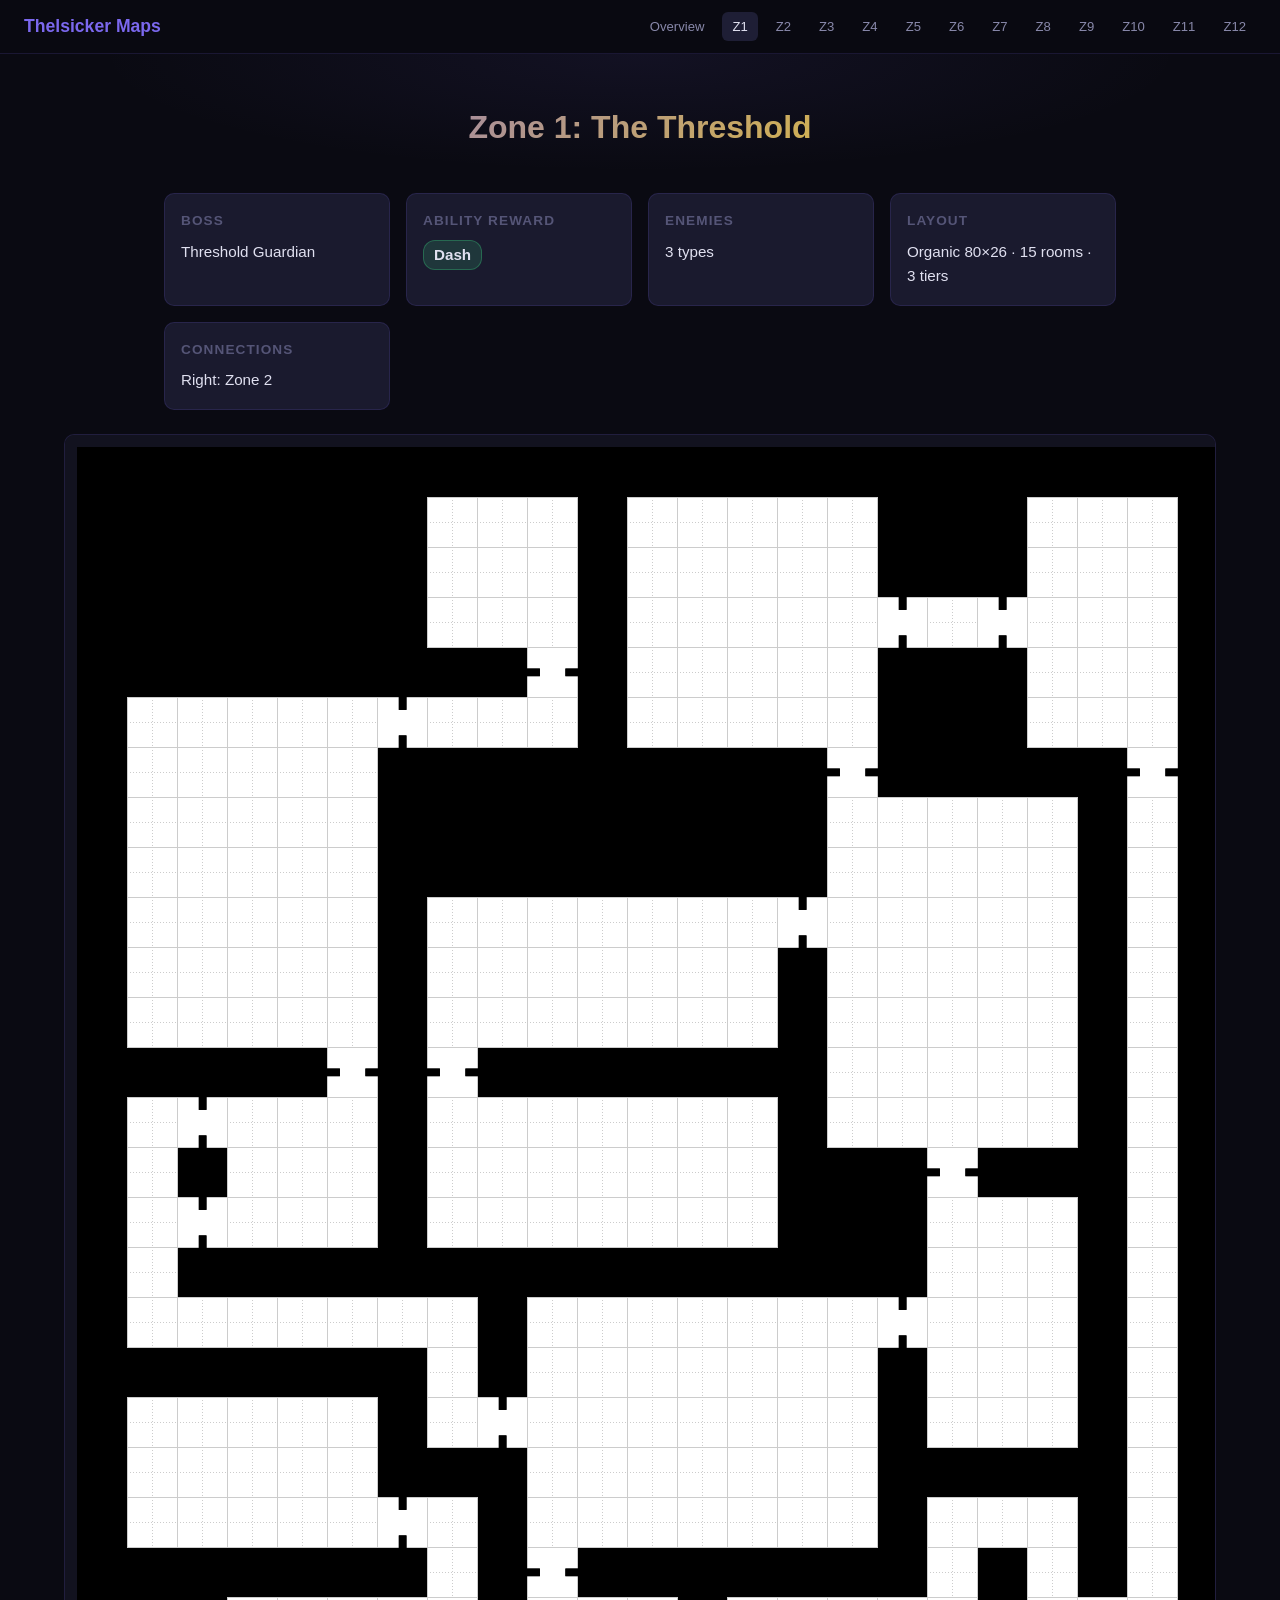
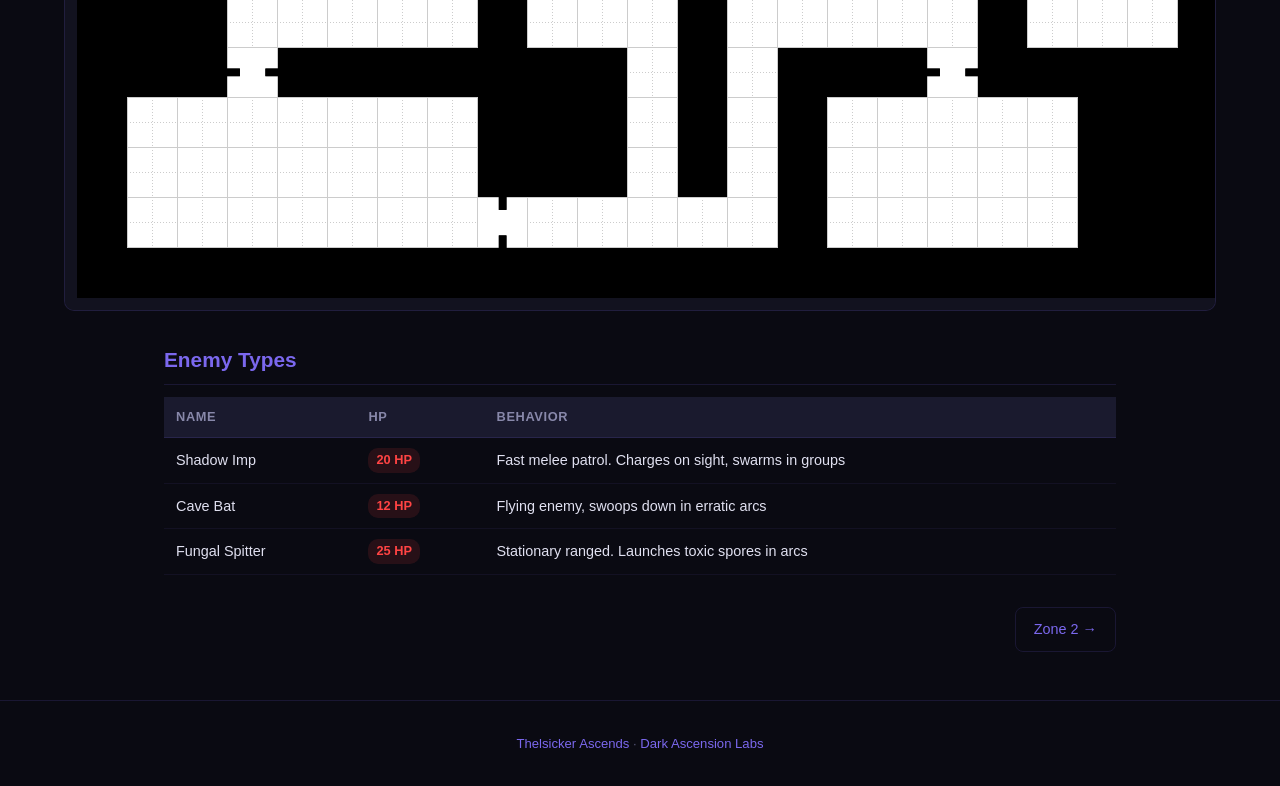
<file: maps/zone-01-threshold.html>
<!DOCTYPE html>
<html lang="en">
<head>
<meta charset="UTF-8">
<meta name="viewport" content="width=device-width, initial-scale=1.0">
<meta name="robots" content="noindex, nofollow">
<title>Zone 1: The Threshold — Thelsicker Ascends Maps</title>
<link rel="stylesheet" href="css/maps.css">
</head>
<body>
<header class="nav">
  <a href="index.html" class="nav-logo">Thelsicker Maps</a>
  <div class="nav-links">
<a href="index.html">Overview</a>
<a href="zone-01-threshold.html" class="active">Z1</a>
<a href="zone-02-shadowed-path.html">Z2</a>
<a href="zone-03-whispering-dark.html">Z3</a>
<a href="zone-04-gathering-storm.html">Z4</a>
<a href="zone-05-veil-torn.html">Z5</a>
<a href="zone-06-abyssal-gate.html">Z6</a>
<a href="zone-07-shadow-dominion.html">Z7</a>
<a href="zone-08-eldritch-convergence.html">Z8</a>
<a href="zone-09-dark-ascension.html">Z9</a>
<a href="zone-10-void-emperor.html">Z10</a>
<a href="zone-11-eternal-shadow.html">Z11</a>
<a href="zone-12-primordial-darkness.html">Z12</a>
  </div>
</header>

<div class="page-header">
  <h1>Zone 1: The Threshold</h1>
</div>

<div class="zone-meta">
  <div class="meta-card">
    <h3>Boss</h3>
    <p>Threshold Guardian</p>
  </div>
  <div class="meta-card">
    <h3>Ability Reward</h3>
    <span class="ability-tag ability-movement">Dash</span>
  </div>
  <div class="meta-card">
    <h3>Enemies</h3>
    <p>3 types</p>
  </div>
  <div class="meta-card">
    <h3>Layout</h3>
    <p>Organic 80&times;26 &middot; 15 rooms &middot; 3 tiers</p>
  </div>
  <div class="meta-card">
    <h3>Connections</h3>
    <p>Right: Zone 2</p>
  </div>
</div>

<div class="map-container">
  <div class="map-scroll">
    <img src="images/zone-01.png" alt="Zone 1: The Threshold map" loading="lazy">
  </div>
</div>

<section class="info-section">
<h2>Enemy Types</h2>
<table class="data-table">
<thead><tr><th>Name</th><th>HP</th><th>Behavior</th></tr></thead>
<tbody>
<tr>
  <td>Shadow Imp</td>
  <td><span class="hp-badge">20 HP</span></td>
  <td>Fast melee patrol. Charges on sight, swarms in groups</td>
</tr>
<tr>
  <td>Cave Bat</td>
  <td><span class="hp-badge">12 HP</span></td>
  <td>Flying enemy, swoops down in erratic arcs</td>
</tr>
<tr>
  <td>Fungal Spitter</td>
  <td><span class="hp-badge">25 HP</span></td>
  <td>Stationary ranged. Launches toxic spores in arcs</td>
</tr>
</tbody>
</table>
</section>

<nav class="zone-nav"><span></span><a href="zone-02-shadowed-path.html">Zone 2 &rarr;</a></nav>

<footer class="footer">
  <p><a href="https://thelsickerascends.com">Thelsicker Ascends</a> &middot; <a href="https://darkascensionlabs.com">Dark Ascension Labs</a></p>
</footer>
</body>
</html>
</file>
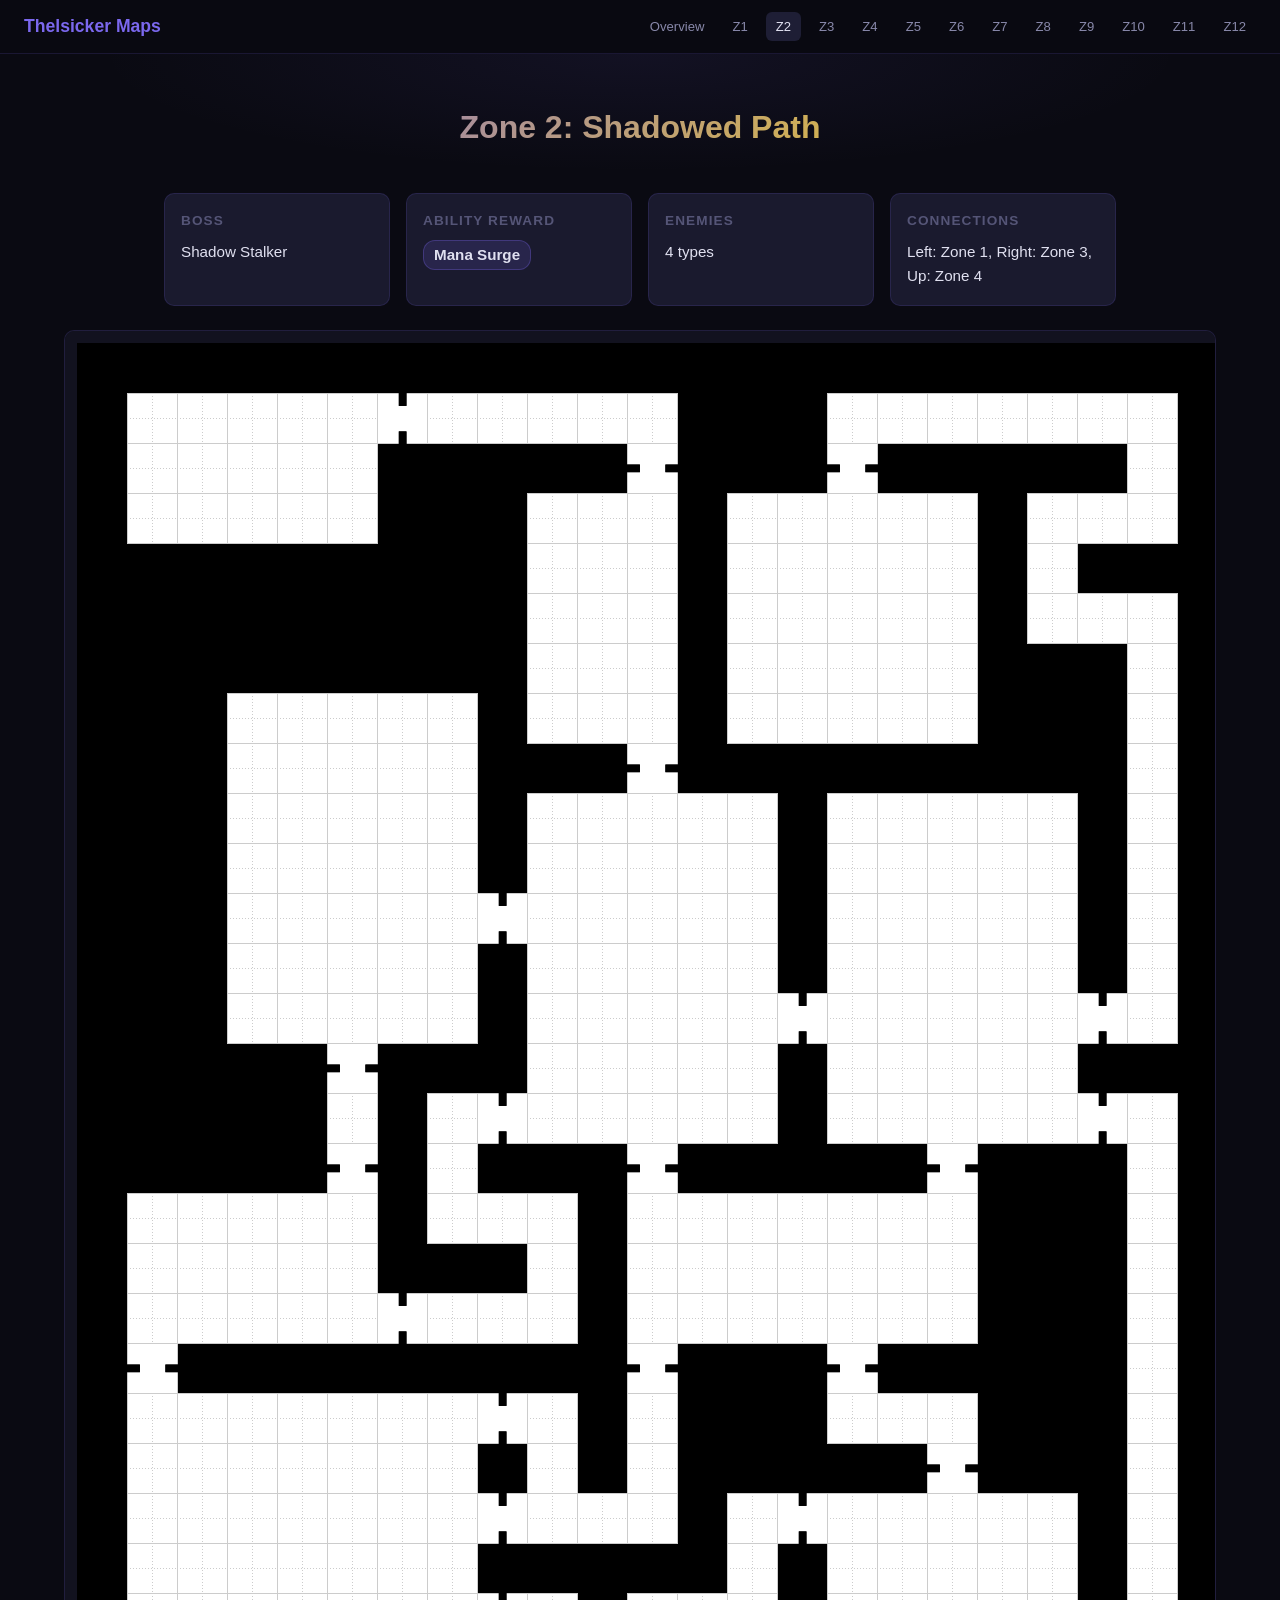
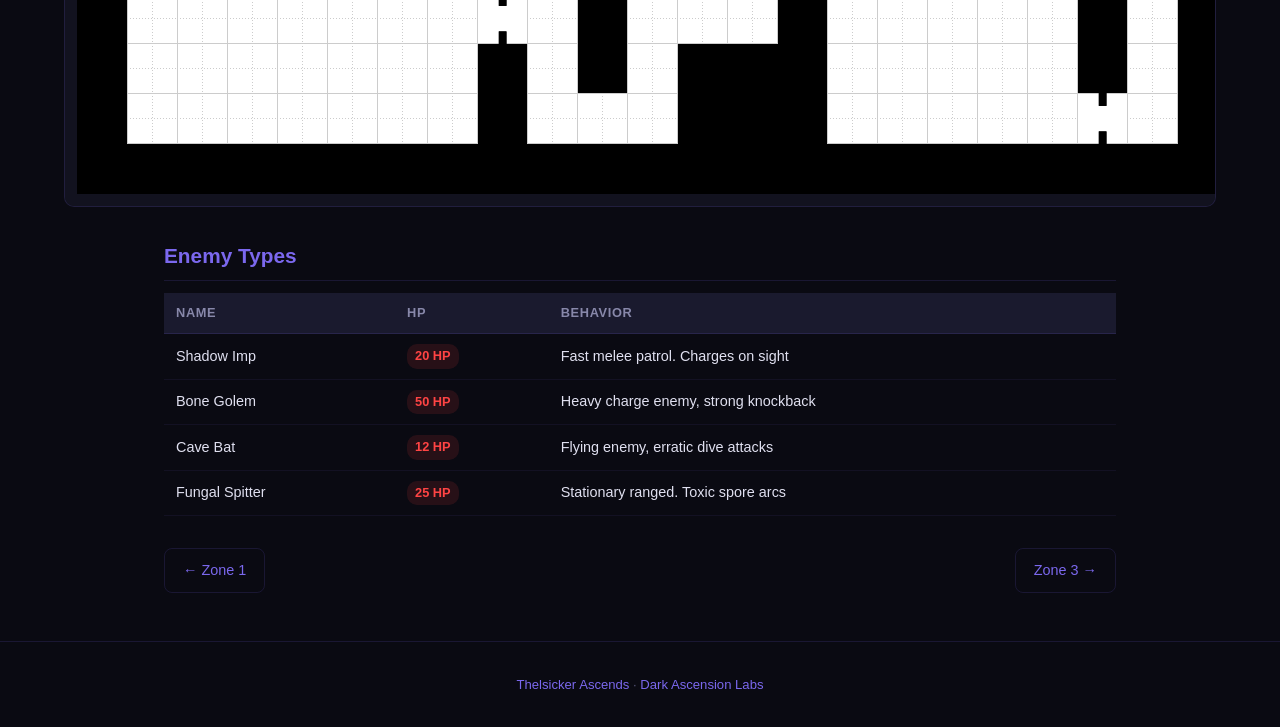
<file: maps/zone-02-shadowed-path.html>
<!DOCTYPE html>
<html lang="en">
<head>
<meta charset="UTF-8">
<meta name="viewport" content="width=device-width, initial-scale=1.0">
<meta name="robots" content="noindex, nofollow">
<title>Zone 2: Shadowed Path — Thelsicker Ascends Maps</title>
<link rel="stylesheet" href="css/maps.css">
</head>
<body>
<header class="nav">
  <a href="index.html" class="nav-logo">Thelsicker Maps</a>
  <div class="nav-links">
<a href="index.html">Overview</a>
<a href="zone-01-awakening.html">Z1</a>
<a href="zone-02-shadowed-path.html" class="active">Z2</a>
<a href="zone-03-whispering-dark.html">Z3</a>
<a href="zone-04-gathering-storm.html">Z4</a>
<a href="zone-05-veil-torn.html">Z5</a>
<a href="zone-06-abyssal-gate.html">Z6</a>
<a href="zone-07-shadow-dominion.html">Z7</a>
<a href="zone-08-eldritch-convergence.html">Z8</a>
<a href="zone-09-dark-ascension.html">Z9</a>
<a href="zone-10-void-emperor.html">Z10</a>
<a href="zone-11-eternal-shadow.html">Z11</a>
<a href="zone-12-primordial-darkness.html">Z12</a>
  </div>
</header>

<div class="page-header">
  <h1>Zone 2: Shadowed Path</h1>
</div>

<div class="zone-meta">
  <div class="meta-card">
    <h3>Boss</h3>
    <p>Shadow Stalker</p>
  </div>
  <div class="meta-card">
    <h3>Ability Reward</h3>
    <span class="ability-tag ability-spell">Mana Surge</span>
  </div>
  <div class="meta-card">
    <h3>Enemies</h3>
    <p>4 types</p>
  </div>
  <div class="meta-card">
    <h3>Connections</h3>
    <p>Left: Zone 1, Right: Zone 3, Up: Zone 4</p>
  </div>
</div>

<div class="map-container">
  <div class="map-scroll">
    <img src="images/zone-02.png" alt="Zone 2: Shadowed Path map" loading="lazy">
  </div>
</div>

<section class="info-section">
<h2>Enemy Types</h2>
<table class="data-table">
<thead><tr><th>Name</th><th>HP</th><th>Behavior</th></tr></thead>
<tbody>
<tr>
  <td>Shadow Imp</td>
  <td><span class="hp-badge">20 HP</span></td>
  <td>Fast melee patrol. Charges on sight</td>
</tr>
<tr>
  <td>Bone Golem</td>
  <td><span class="hp-badge">50 HP</span></td>
  <td>Heavy charge enemy, strong knockback</td>
</tr>
<tr>
  <td>Cave Bat</td>
  <td><span class="hp-badge">12 HP</span></td>
  <td>Flying enemy, erratic dive attacks</td>
</tr>
<tr>
  <td>Fungal Spitter</td>
  <td><span class="hp-badge">25 HP</span></td>
  <td>Stationary ranged. Toxic spore arcs</td>
</tr>
</tbody>
</table>
</section>

<nav class="zone-nav"><a href="zone-01-awakening.html">&larr; Zone 1</a><a href="zone-03-whispering-dark.html">Zone 3 &rarr;</a></nav>

<footer class="footer">
  <p><a href="https://thelsickerascends.com">Thelsicker Ascends</a> &middot; <a href="https://darkascensionlabs.com">Dark Ascension Labs</a></p>
</footer>
</body>
</html>
</file>
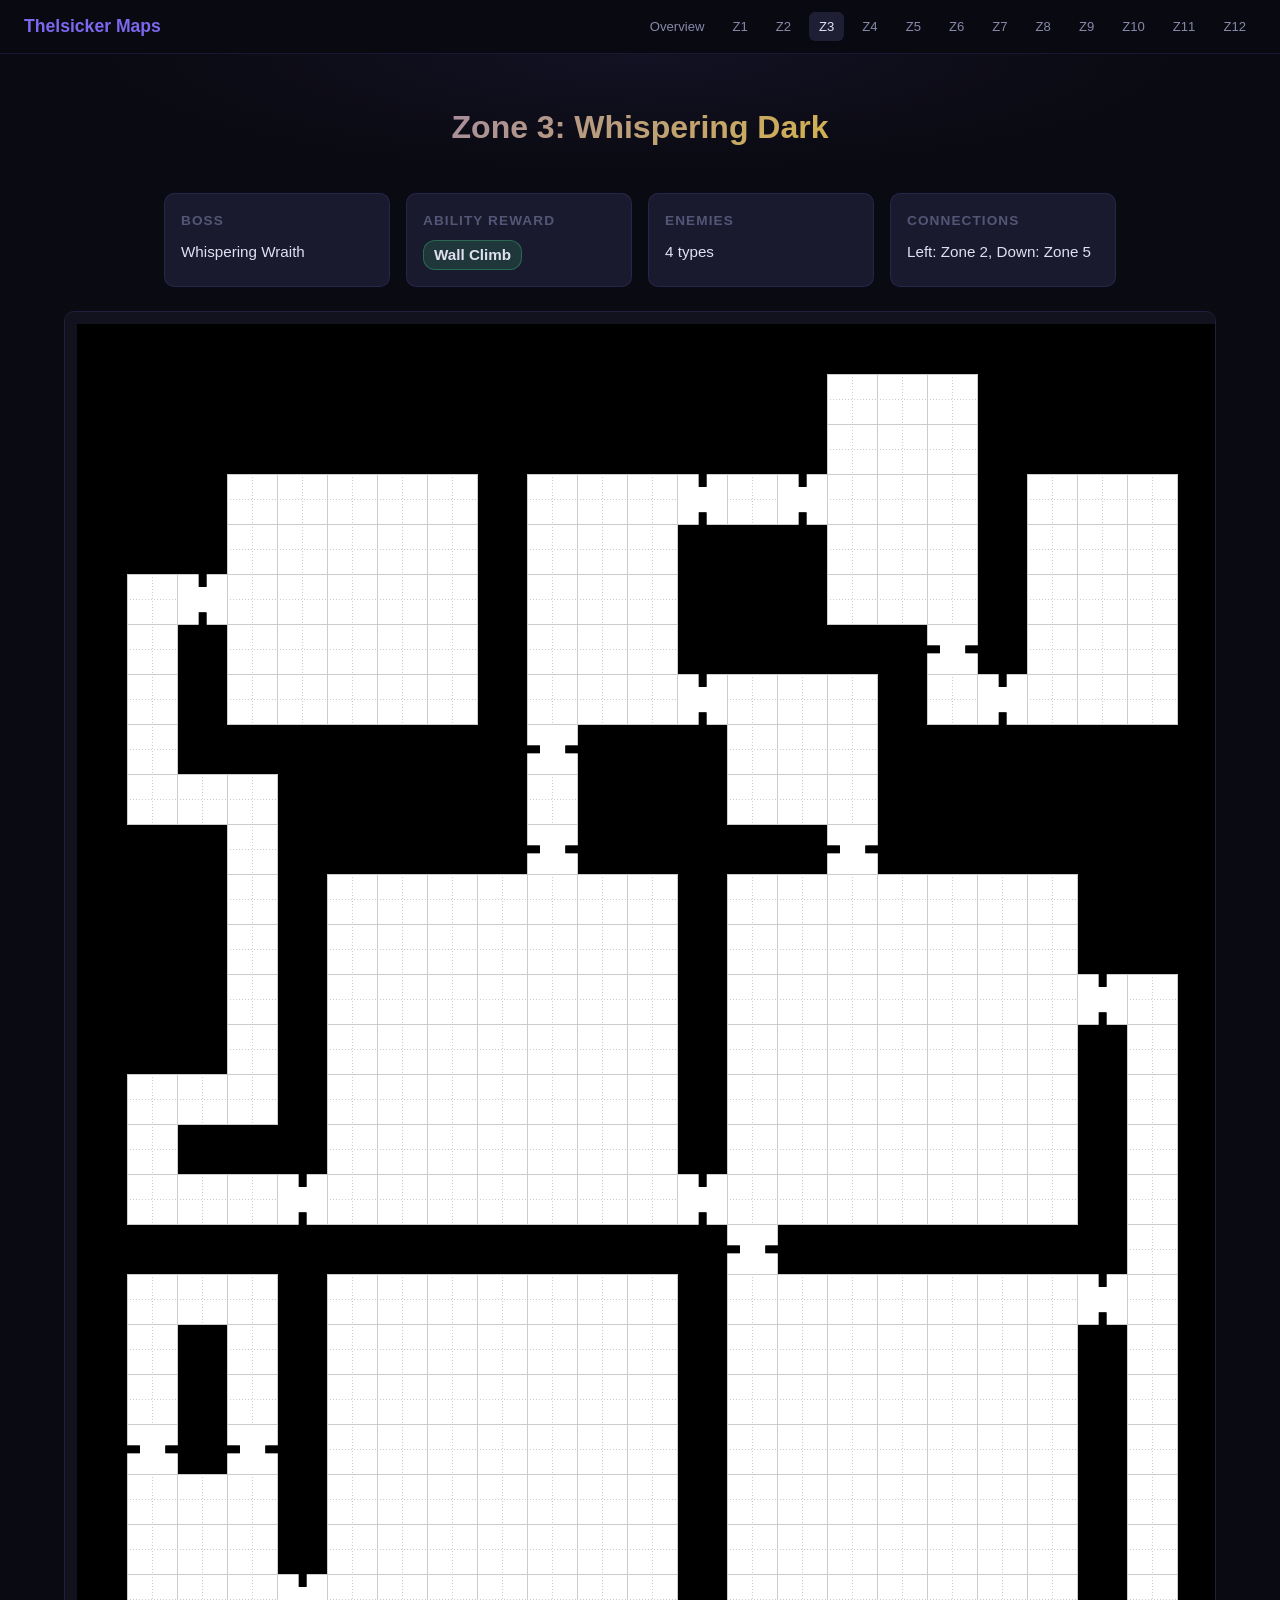
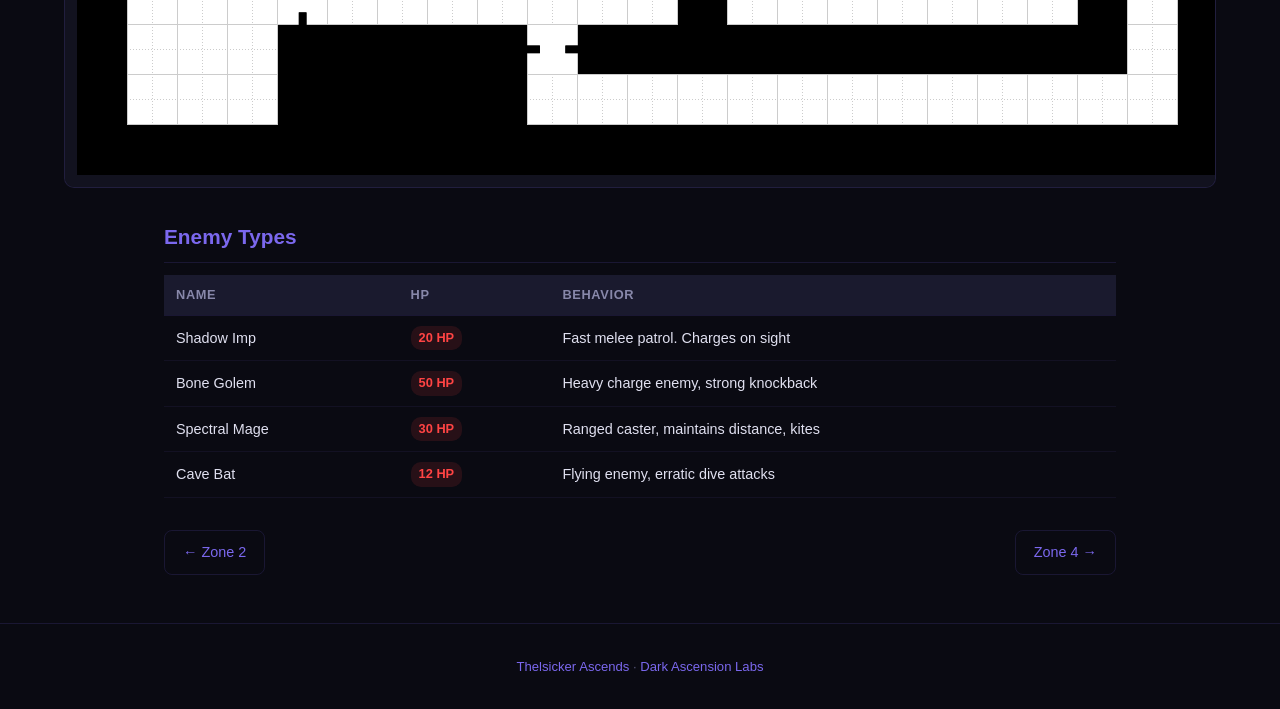
<file: maps/zone-03-whispering-dark.html>
<!DOCTYPE html>
<html lang="en">
<head>
<meta charset="UTF-8">
<meta name="viewport" content="width=device-width, initial-scale=1.0">
<meta name="robots" content="noindex, nofollow">
<title>Zone 3: Whispering Dark — Thelsicker Ascends Maps</title>
<link rel="stylesheet" href="css/maps.css">
</head>
<body>
<header class="nav">
  <a href="index.html" class="nav-logo">Thelsicker Maps</a>
  <div class="nav-links">
<a href="index.html">Overview</a>
<a href="zone-01-awakening.html">Z1</a>
<a href="zone-02-shadowed-path.html">Z2</a>
<a href="zone-03-whispering-dark.html" class="active">Z3</a>
<a href="zone-04-gathering-storm.html">Z4</a>
<a href="zone-05-veil-torn.html">Z5</a>
<a href="zone-06-abyssal-gate.html">Z6</a>
<a href="zone-07-shadow-dominion.html">Z7</a>
<a href="zone-08-eldritch-convergence.html">Z8</a>
<a href="zone-09-dark-ascension.html">Z9</a>
<a href="zone-10-void-emperor.html">Z10</a>
<a href="zone-11-eternal-shadow.html">Z11</a>
<a href="zone-12-primordial-darkness.html">Z12</a>
  </div>
</header>

<div class="page-header">
  <h1>Zone 3: Whispering Dark</h1>
</div>

<div class="zone-meta">
  <div class="meta-card">
    <h3>Boss</h3>
    <p>Whispering Wraith</p>
  </div>
  <div class="meta-card">
    <h3>Ability Reward</h3>
    <span class="ability-tag ability-movement">Wall Climb</span>
  </div>
  <div class="meta-card">
    <h3>Enemies</h3>
    <p>4 types</p>
  </div>
  <div class="meta-card">
    <h3>Connections</h3>
    <p>Left: Zone 2, Down: Zone 5</p>
  </div>
</div>

<div class="map-container">
  <div class="map-scroll">
    <img src="images/zone-03.png" alt="Zone 3: Whispering Dark map" loading="lazy">
  </div>
</div>

<section class="info-section">
<h2>Enemy Types</h2>
<table class="data-table">
<thead><tr><th>Name</th><th>HP</th><th>Behavior</th></tr></thead>
<tbody>
<tr>
  <td>Shadow Imp</td>
  <td><span class="hp-badge">20 HP</span></td>
  <td>Fast melee patrol. Charges on sight</td>
</tr>
<tr>
  <td>Bone Golem</td>
  <td><span class="hp-badge">50 HP</span></td>
  <td>Heavy charge enemy, strong knockback</td>
</tr>
<tr>
  <td>Spectral Mage</td>
  <td><span class="hp-badge">30 HP</span></td>
  <td>Ranged caster, maintains distance, kites</td>
</tr>
<tr>
  <td>Cave Bat</td>
  <td><span class="hp-badge">12 HP</span></td>
  <td>Flying enemy, erratic dive attacks</td>
</tr>
</tbody>
</table>
</section>

<nav class="zone-nav"><a href="zone-02-shadowed-path.html">&larr; Zone 2</a><a href="zone-04-gathering-storm.html">Zone 4 &rarr;</a></nav>

<footer class="footer">
  <p><a href="https://thelsickerascends.com">Thelsicker Ascends</a> &middot; <a href="https://darkascensionlabs.com">Dark Ascension Labs</a></p>
</footer>
</body>
</html>
</file>
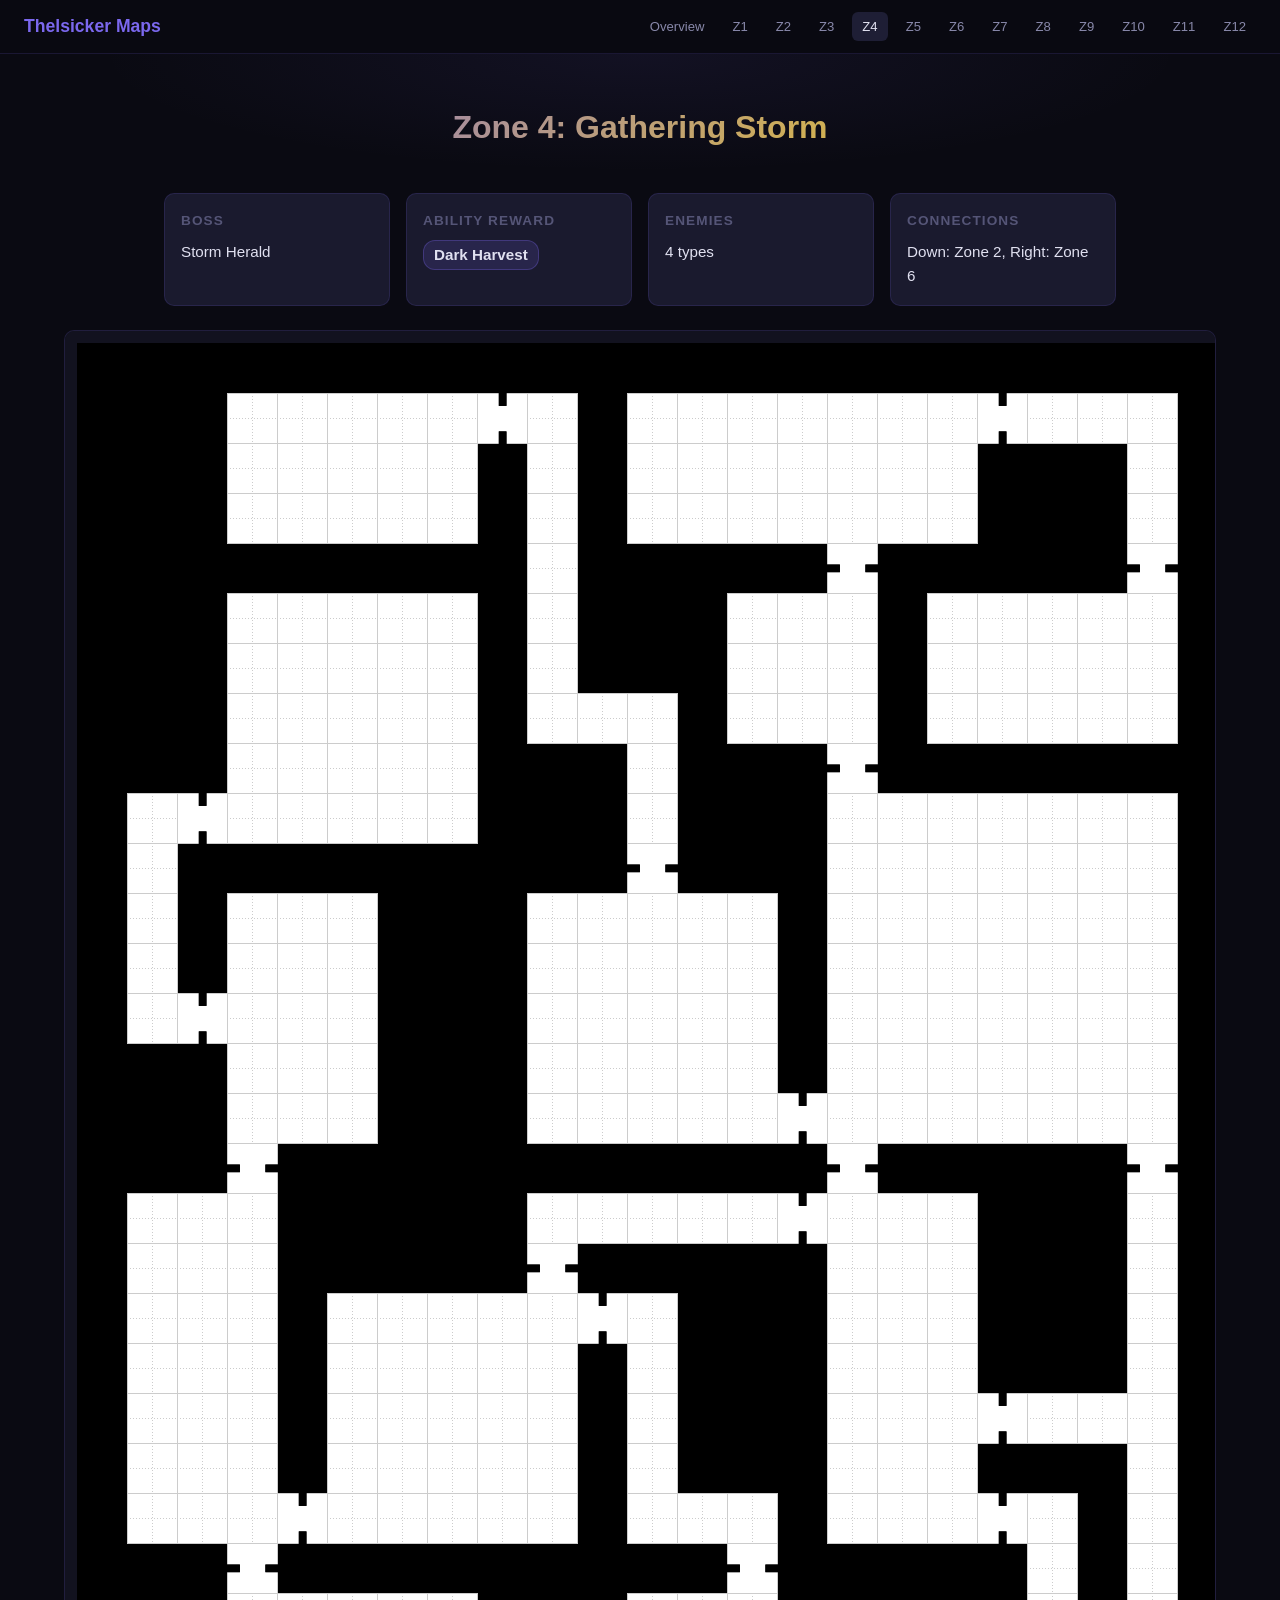
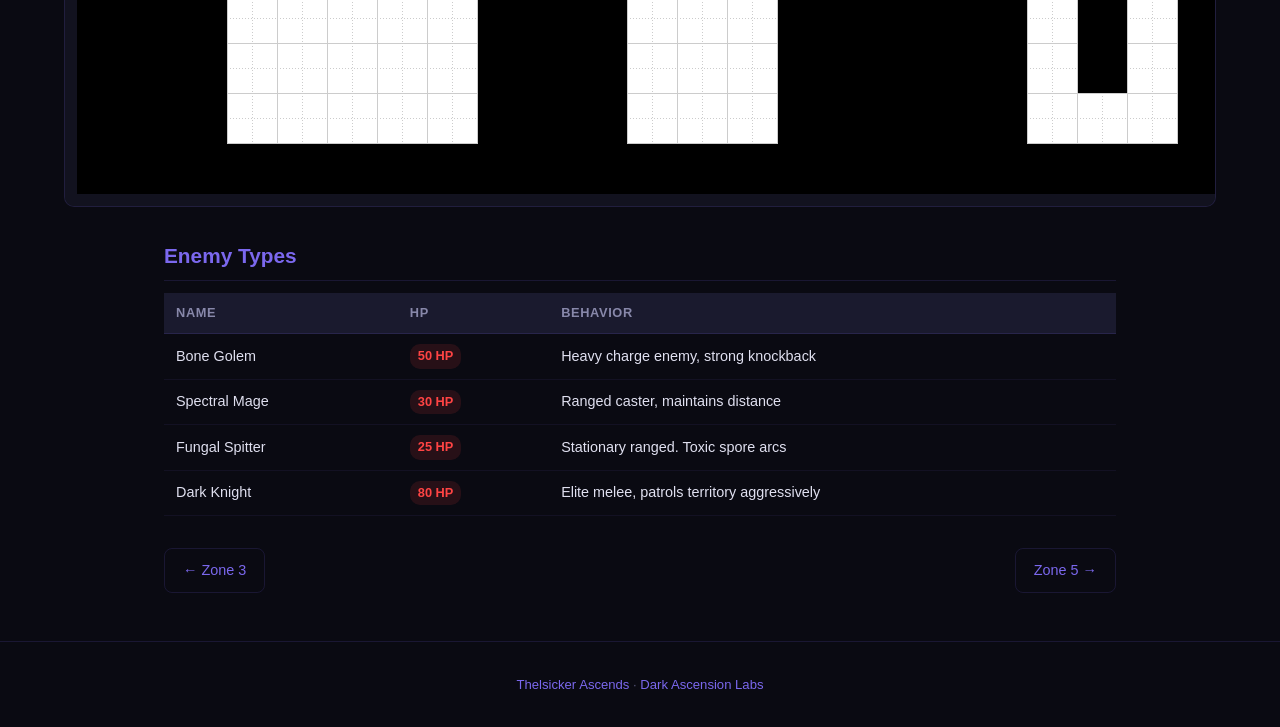
<file: maps/zone-04-gathering-storm.html>
<!DOCTYPE html>
<html lang="en">
<head>
<meta charset="UTF-8">
<meta name="viewport" content="width=device-width, initial-scale=1.0">
<meta name="robots" content="noindex, nofollow">
<title>Zone 4: Gathering Storm — Thelsicker Ascends Maps</title>
<link rel="stylesheet" href="css/maps.css">
</head>
<body>
<header class="nav">
  <a href="index.html" class="nav-logo">Thelsicker Maps</a>
  <div class="nav-links">
<a href="index.html">Overview</a>
<a href="zone-01-awakening.html">Z1</a>
<a href="zone-02-shadowed-path.html">Z2</a>
<a href="zone-03-whispering-dark.html">Z3</a>
<a href="zone-04-gathering-storm.html" class="active">Z4</a>
<a href="zone-05-veil-torn.html">Z5</a>
<a href="zone-06-abyssal-gate.html">Z6</a>
<a href="zone-07-shadow-dominion.html">Z7</a>
<a href="zone-08-eldritch-convergence.html">Z8</a>
<a href="zone-09-dark-ascension.html">Z9</a>
<a href="zone-10-void-emperor.html">Z10</a>
<a href="zone-11-eternal-shadow.html">Z11</a>
<a href="zone-12-primordial-darkness.html">Z12</a>
  </div>
</header>

<div class="page-header">
  <h1>Zone 4: Gathering Storm</h1>
</div>

<div class="zone-meta">
  <div class="meta-card">
    <h3>Boss</h3>
    <p>Storm Herald</p>
  </div>
  <div class="meta-card">
    <h3>Ability Reward</h3>
    <span class="ability-tag ability-spell">Dark Harvest</span>
  </div>
  <div class="meta-card">
    <h3>Enemies</h3>
    <p>4 types</p>
  </div>
  <div class="meta-card">
    <h3>Connections</h3>
    <p>Down: Zone 2, Right: Zone 6</p>
  </div>
</div>

<div class="map-container">
  <div class="map-scroll">
    <img src="images/zone-04.png" alt="Zone 4: Gathering Storm map" loading="lazy">
  </div>
</div>

<section class="info-section">
<h2>Enemy Types</h2>
<table class="data-table">
<thead><tr><th>Name</th><th>HP</th><th>Behavior</th></tr></thead>
<tbody>
<tr>
  <td>Bone Golem</td>
  <td><span class="hp-badge">50 HP</span></td>
  <td>Heavy charge enemy, strong knockback</td>
</tr>
<tr>
  <td>Spectral Mage</td>
  <td><span class="hp-badge">30 HP</span></td>
  <td>Ranged caster, maintains distance</td>
</tr>
<tr>
  <td>Fungal Spitter</td>
  <td><span class="hp-badge">25 HP</span></td>
  <td>Stationary ranged. Toxic spore arcs</td>
</tr>
<tr>
  <td>Dark Knight</td>
  <td><span class="hp-badge">80 HP</span></td>
  <td>Elite melee, patrols territory aggressively</td>
</tr>
</tbody>
</table>
</section>

<nav class="zone-nav"><a href="zone-03-whispering-dark.html">&larr; Zone 3</a><a href="zone-05-veil-torn.html">Zone 5 &rarr;</a></nav>

<footer class="footer">
  <p><a href="https://thelsickerascends.com">Thelsicker Ascends</a> &middot; <a href="https://darkascensionlabs.com">Dark Ascension Labs</a></p>
</footer>
</body>
</html>
</file>
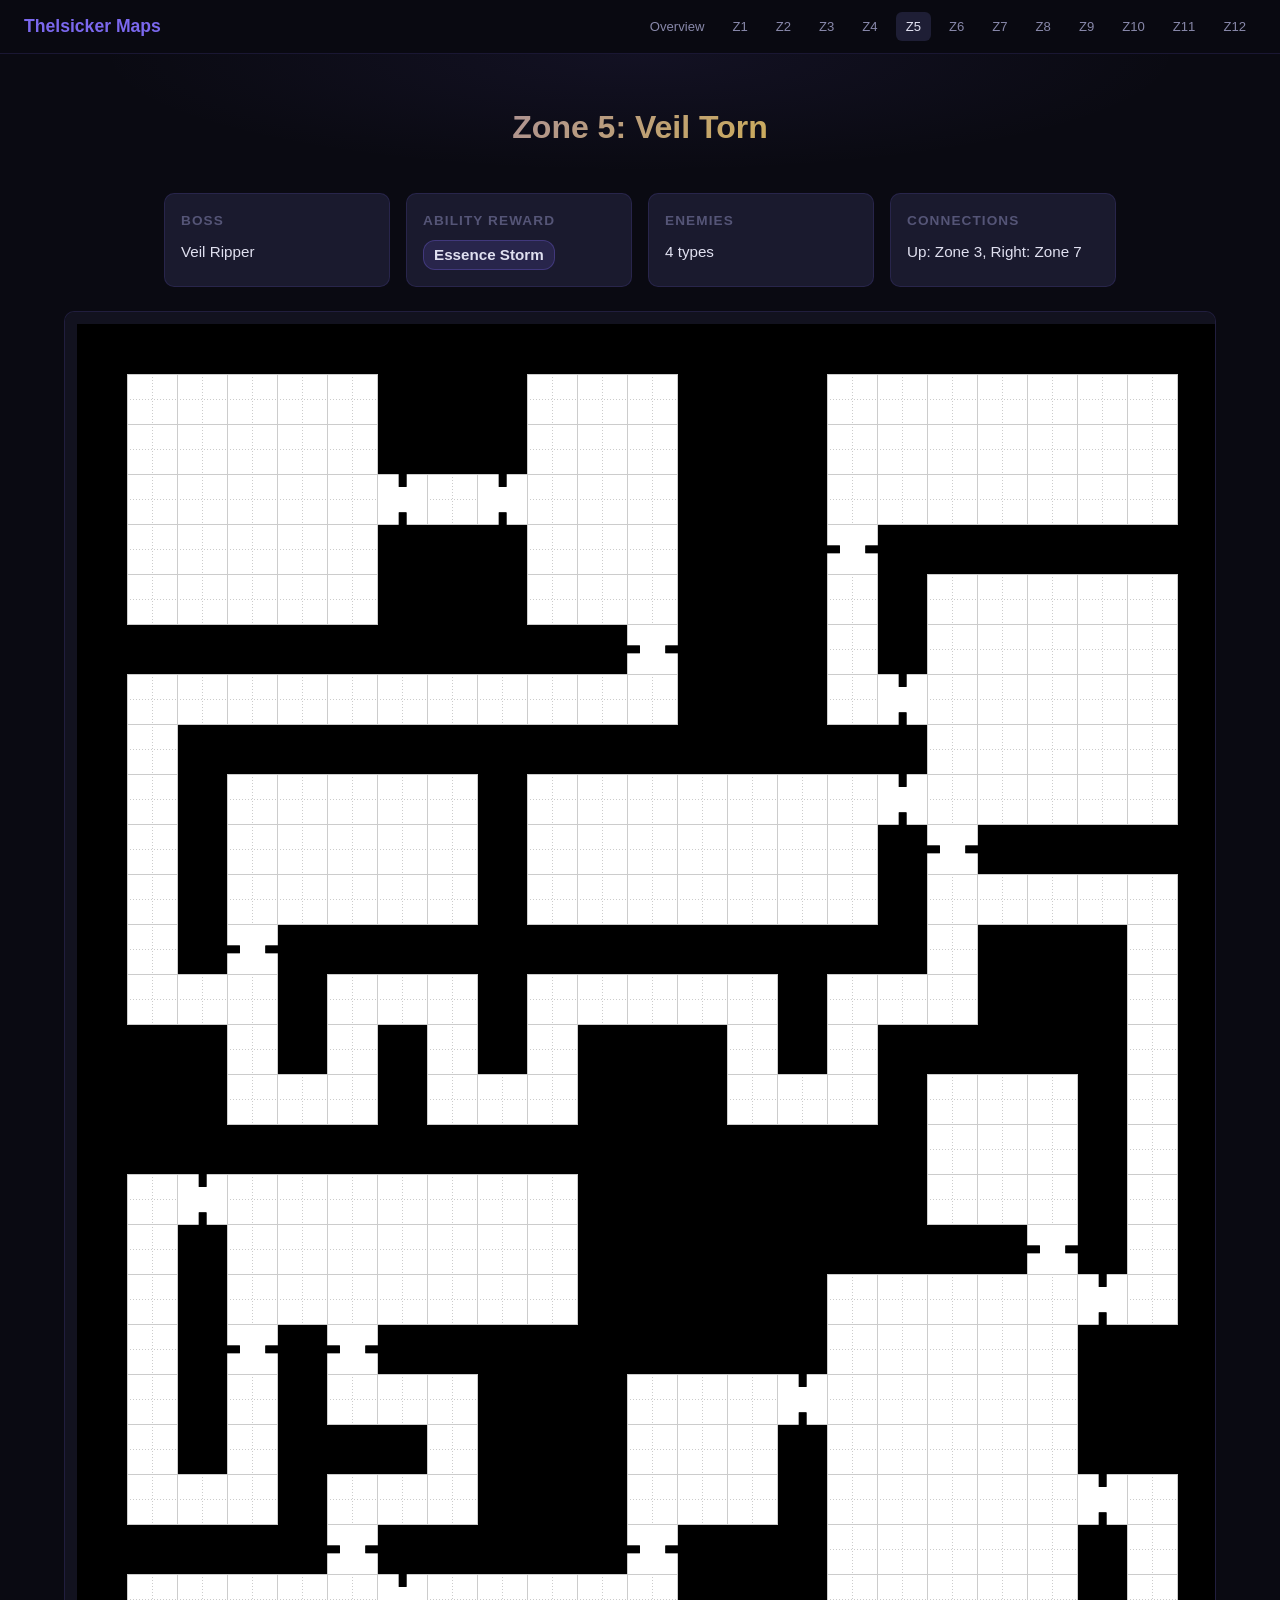
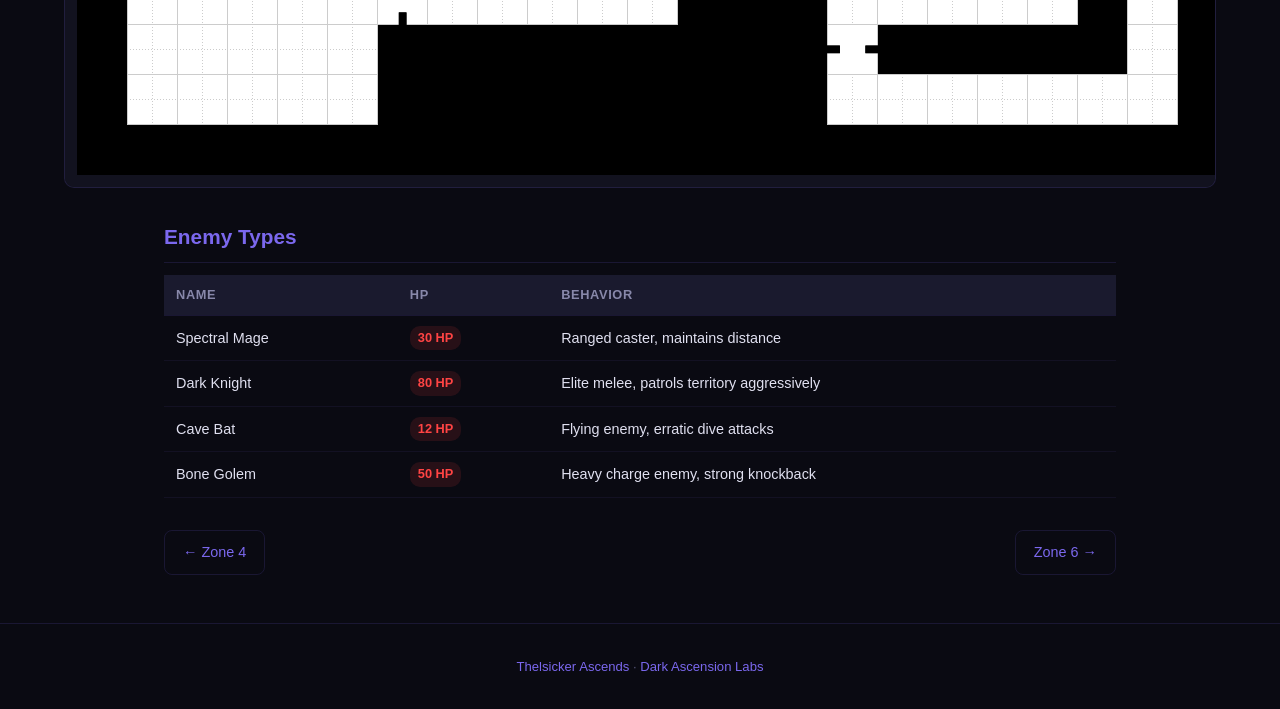
<file: maps/zone-05-veil-torn.html>
<!DOCTYPE html>
<html lang="en">
<head>
<meta charset="UTF-8">
<meta name="viewport" content="width=device-width, initial-scale=1.0">
<meta name="robots" content="noindex, nofollow">
<title>Zone 5: Veil Torn — Thelsicker Ascends Maps</title>
<link rel="stylesheet" href="css/maps.css">
</head>
<body>
<header class="nav">
  <a href="index.html" class="nav-logo">Thelsicker Maps</a>
  <div class="nav-links">
<a href="index.html">Overview</a>
<a href="zone-01-awakening.html">Z1</a>
<a href="zone-02-shadowed-path.html">Z2</a>
<a href="zone-03-whispering-dark.html">Z3</a>
<a href="zone-04-gathering-storm.html">Z4</a>
<a href="zone-05-veil-torn.html" class="active">Z5</a>
<a href="zone-06-abyssal-gate.html">Z6</a>
<a href="zone-07-shadow-dominion.html">Z7</a>
<a href="zone-08-eldritch-convergence.html">Z8</a>
<a href="zone-09-dark-ascension.html">Z9</a>
<a href="zone-10-void-emperor.html">Z10</a>
<a href="zone-11-eternal-shadow.html">Z11</a>
<a href="zone-12-primordial-darkness.html">Z12</a>
  </div>
</header>

<div class="page-header">
  <h1>Zone 5: Veil Torn</h1>
</div>

<div class="zone-meta">
  <div class="meta-card">
    <h3>Boss</h3>
    <p>Veil Ripper</p>
  </div>
  <div class="meta-card">
    <h3>Ability Reward</h3>
    <span class="ability-tag ability-spell">Essence Storm</span>
  </div>
  <div class="meta-card">
    <h3>Enemies</h3>
    <p>4 types</p>
  </div>
  <div class="meta-card">
    <h3>Connections</h3>
    <p>Up: Zone 3, Right: Zone 7</p>
  </div>
</div>

<div class="map-container">
  <div class="map-scroll">
    <img src="images/zone-05.png" alt="Zone 5: Veil Torn map" loading="lazy">
  </div>
</div>

<section class="info-section">
<h2>Enemy Types</h2>
<table class="data-table">
<thead><tr><th>Name</th><th>HP</th><th>Behavior</th></tr></thead>
<tbody>
<tr>
  <td>Spectral Mage</td>
  <td><span class="hp-badge">30 HP</span></td>
  <td>Ranged caster, maintains distance</td>
</tr>
<tr>
  <td>Dark Knight</td>
  <td><span class="hp-badge">80 HP</span></td>
  <td>Elite melee, patrols territory aggressively</td>
</tr>
<tr>
  <td>Cave Bat</td>
  <td><span class="hp-badge">12 HP</span></td>
  <td>Flying enemy, erratic dive attacks</td>
</tr>
<tr>
  <td>Bone Golem</td>
  <td><span class="hp-badge">50 HP</span></td>
  <td>Heavy charge enemy, strong knockback</td>
</tr>
</tbody>
</table>
</section>

<nav class="zone-nav"><a href="zone-04-gathering-storm.html">&larr; Zone 4</a><a href="zone-06-abyssal-gate.html">Zone 6 &rarr;</a></nav>

<footer class="footer">
  <p><a href="https://thelsickerascends.com">Thelsicker Ascends</a> &middot; <a href="https://darkascensionlabs.com">Dark Ascension Labs</a></p>
</footer>
</body>
</html>
</file>
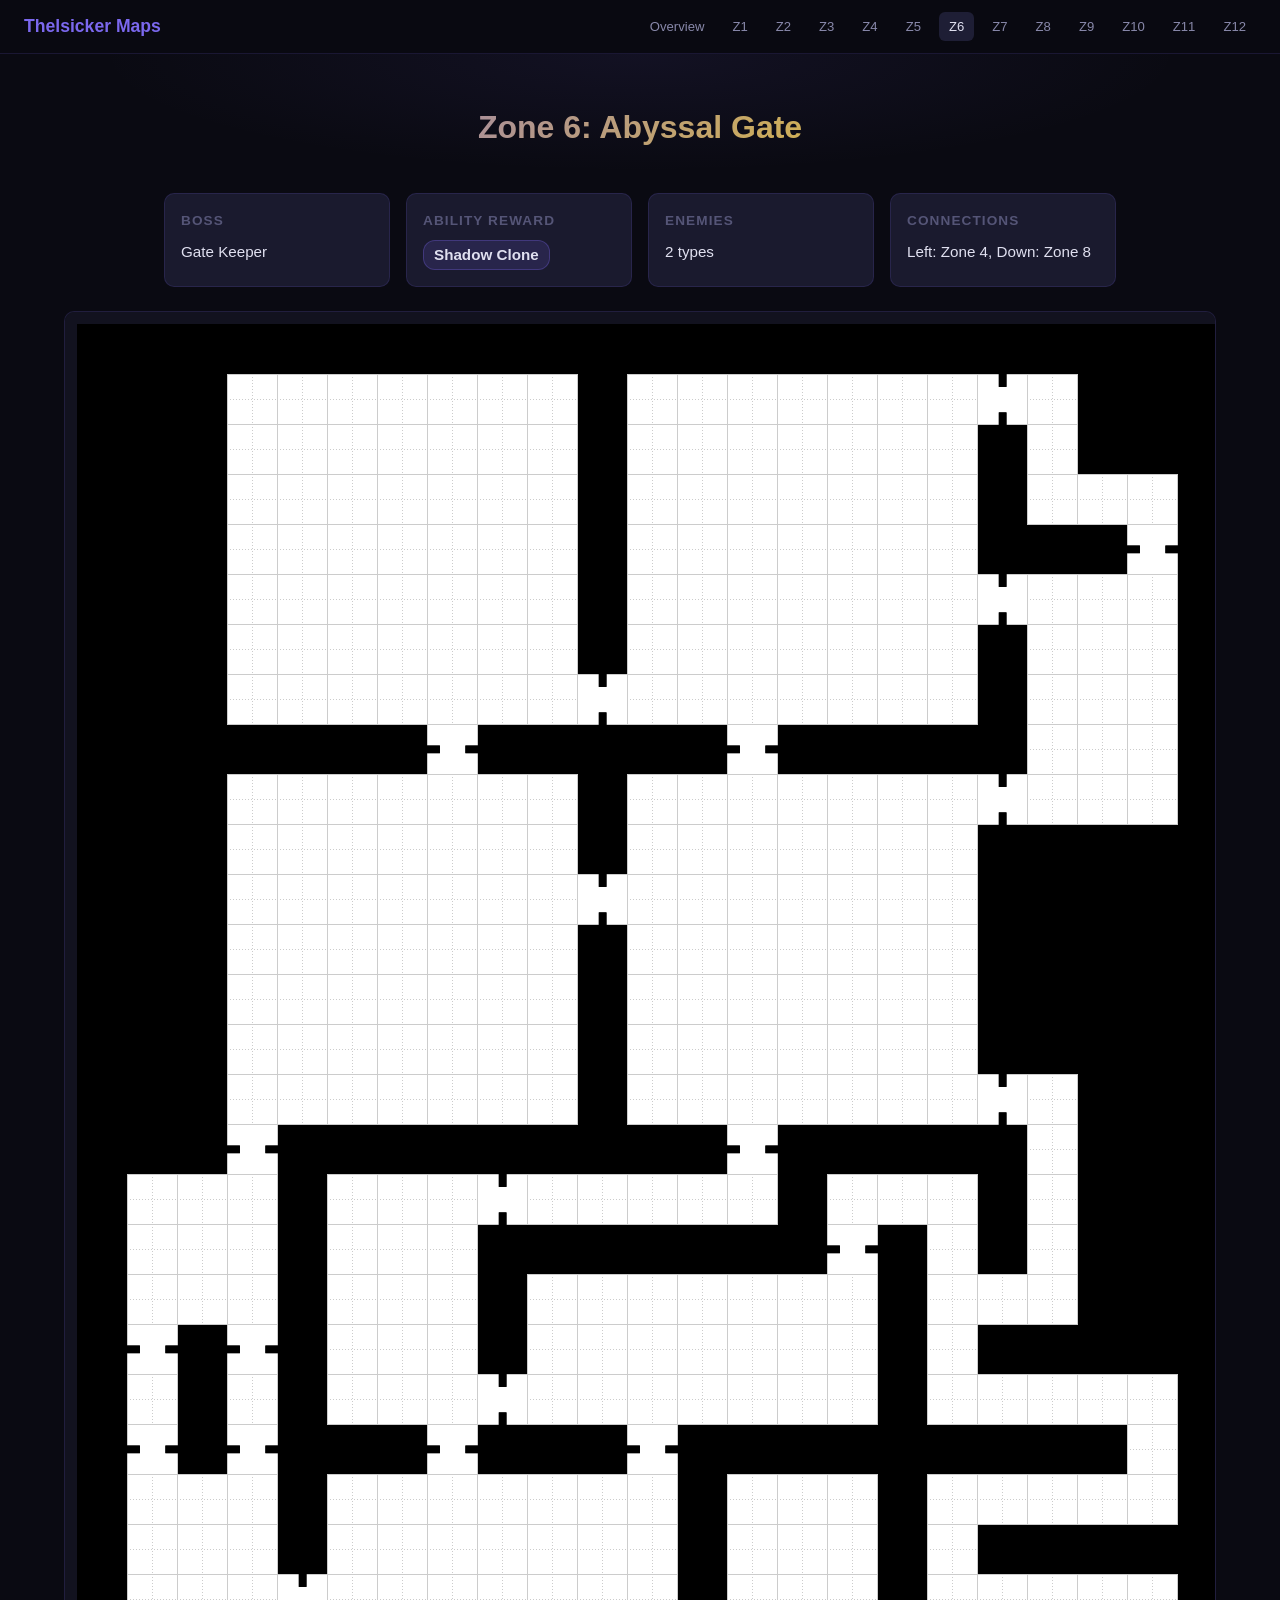
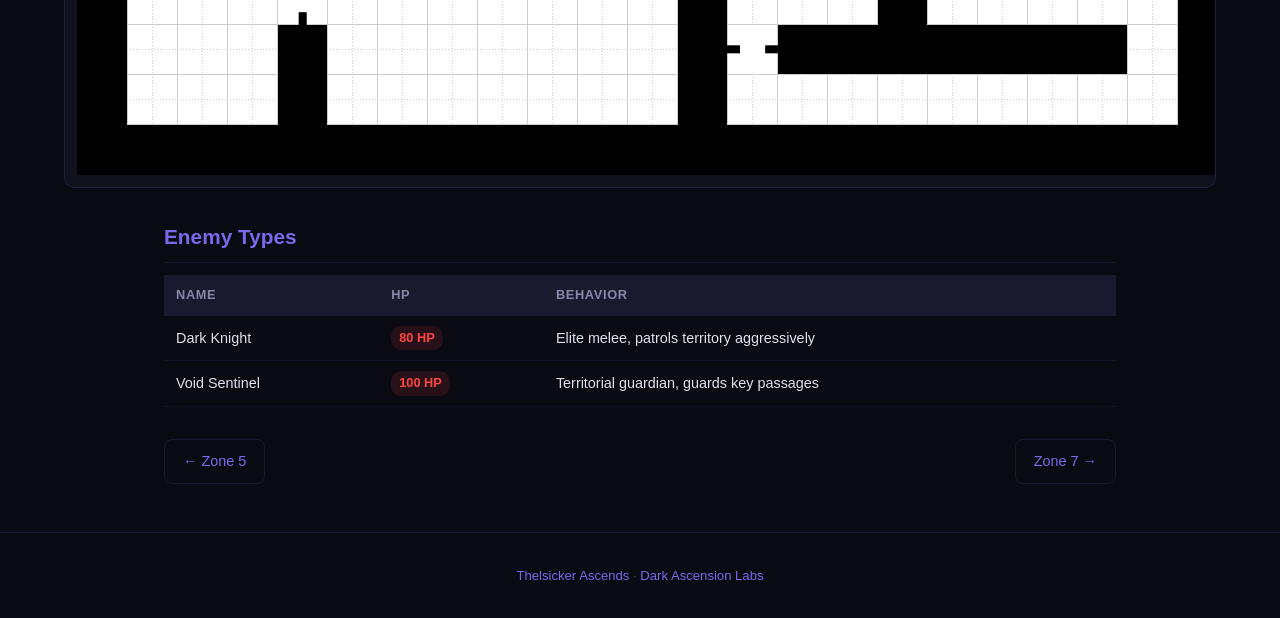
<file: maps/zone-06-abyssal-gate.html>
<!DOCTYPE html>
<html lang="en">
<head>
<meta charset="UTF-8">
<meta name="viewport" content="width=device-width, initial-scale=1.0">
<meta name="robots" content="noindex, nofollow">
<title>Zone 6: Abyssal Gate — Thelsicker Ascends Maps</title>
<link rel="stylesheet" href="css/maps.css">
</head>
<body>
<header class="nav">
  <a href="index.html" class="nav-logo">Thelsicker Maps</a>
  <div class="nav-links">
<a href="index.html">Overview</a>
<a href="zone-01-awakening.html">Z1</a>
<a href="zone-02-shadowed-path.html">Z2</a>
<a href="zone-03-whispering-dark.html">Z3</a>
<a href="zone-04-gathering-storm.html">Z4</a>
<a href="zone-05-veil-torn.html">Z5</a>
<a href="zone-06-abyssal-gate.html" class="active">Z6</a>
<a href="zone-07-shadow-dominion.html">Z7</a>
<a href="zone-08-eldritch-convergence.html">Z8</a>
<a href="zone-09-dark-ascension.html">Z9</a>
<a href="zone-10-void-emperor.html">Z10</a>
<a href="zone-11-eternal-shadow.html">Z11</a>
<a href="zone-12-primordial-darkness.html">Z12</a>
  </div>
</header>

<div class="page-header">
  <h1>Zone 6: Abyssal Gate</h1>
</div>

<div class="zone-meta">
  <div class="meta-card">
    <h3>Boss</h3>
    <p>Gate Keeper</p>
  </div>
  <div class="meta-card">
    <h3>Ability Reward</h3>
    <span class="ability-tag ability-spell">Shadow Clone</span>
  </div>
  <div class="meta-card">
    <h3>Enemies</h3>
    <p>2 types</p>
  </div>
  <div class="meta-card">
    <h3>Connections</h3>
    <p>Left: Zone 4, Down: Zone 8</p>
  </div>
</div>

<div class="map-container">
  <div class="map-scroll">
    <img src="images/zone-06.png" alt="Zone 6: Abyssal Gate map" loading="lazy">
  </div>
</div>

<section class="info-section">
<h2>Enemy Types</h2>
<table class="data-table">
<thead><tr><th>Name</th><th>HP</th><th>Behavior</th></tr></thead>
<tbody>
<tr>
  <td>Dark Knight</td>
  <td><span class="hp-badge">80 HP</span></td>
  <td>Elite melee, patrols territory aggressively</td>
</tr>
<tr>
  <td>Void Sentinel</td>
  <td><span class="hp-badge">100 HP</span></td>
  <td>Territorial guardian, guards key passages</td>
</tr>
</tbody>
</table>
</section>

<nav class="zone-nav"><a href="zone-05-veil-torn.html">&larr; Zone 5</a><a href="zone-07-shadow-dominion.html">Zone 7 &rarr;</a></nav>

<footer class="footer">
  <p><a href="https://thelsickerascends.com">Thelsicker Ascends</a> &middot; <a href="https://darkascensionlabs.com">Dark Ascension Labs</a></p>
</footer>
</body>
</html>
</file>
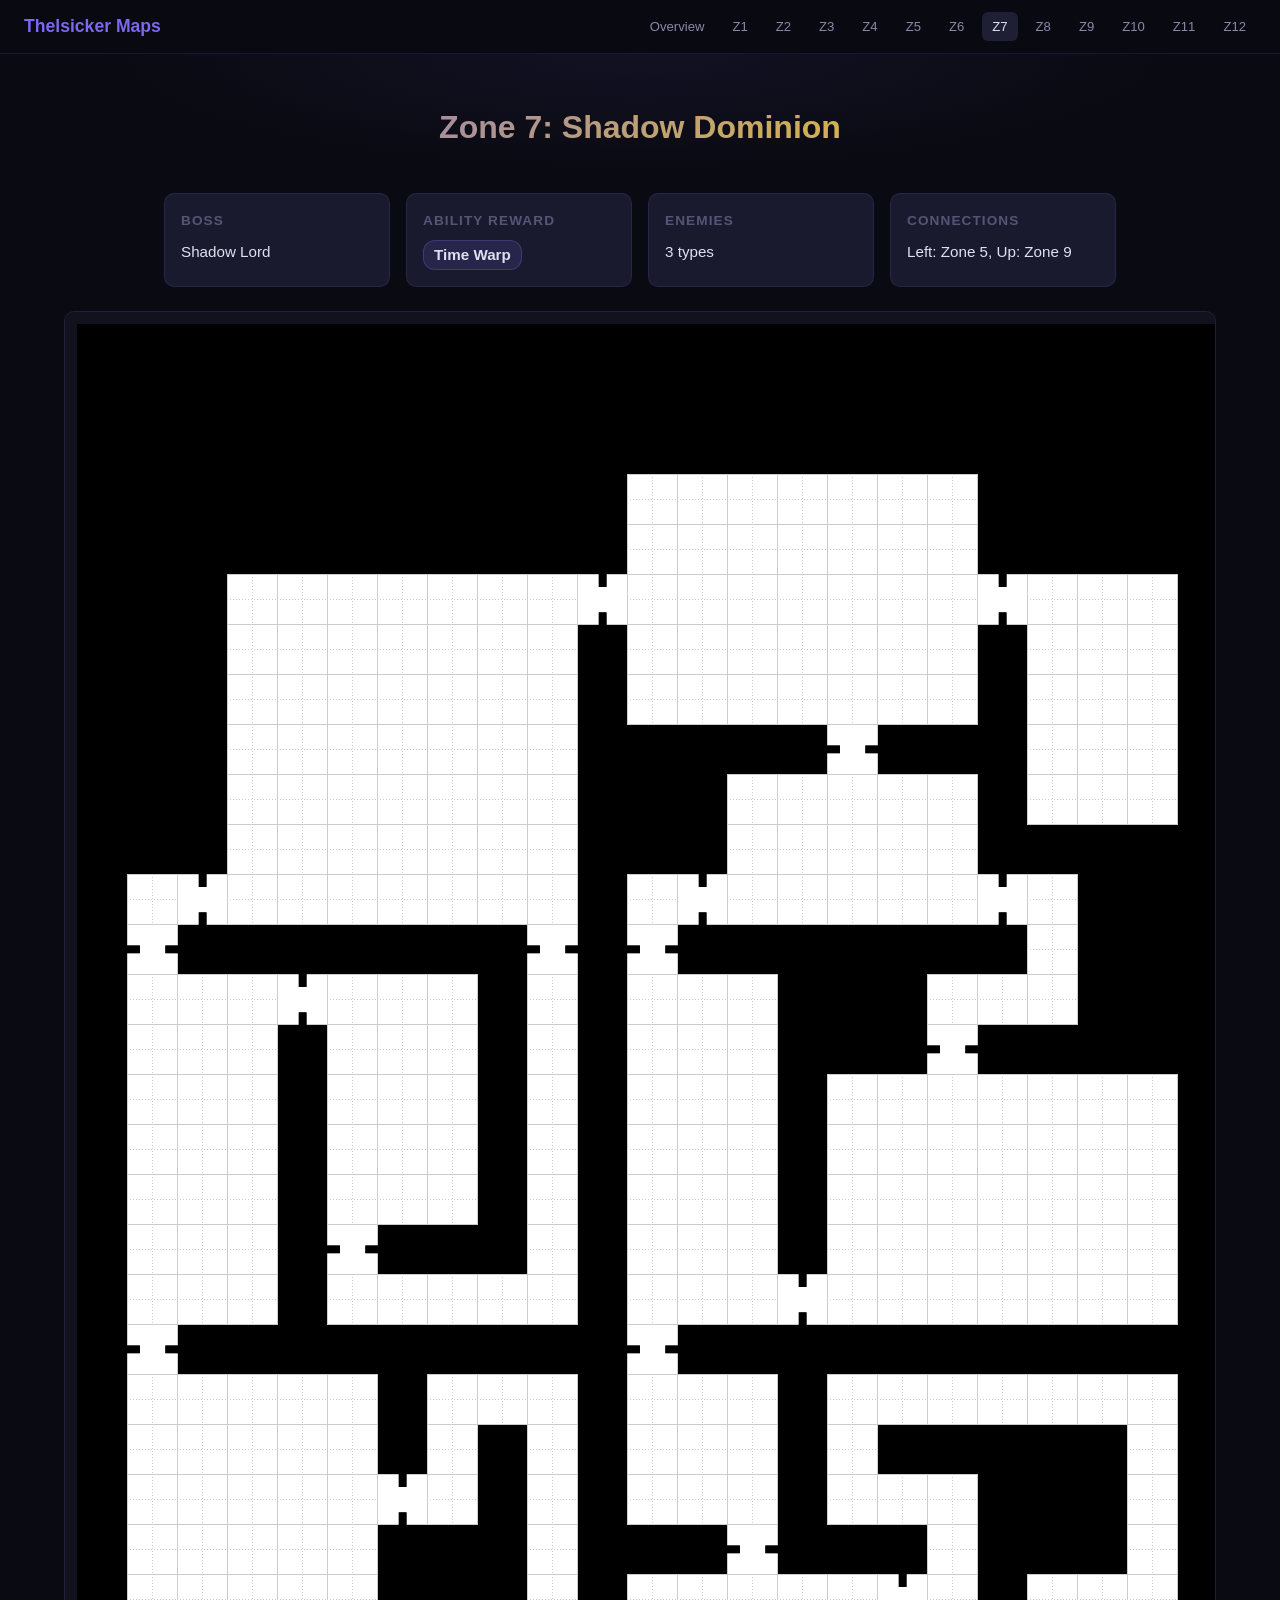
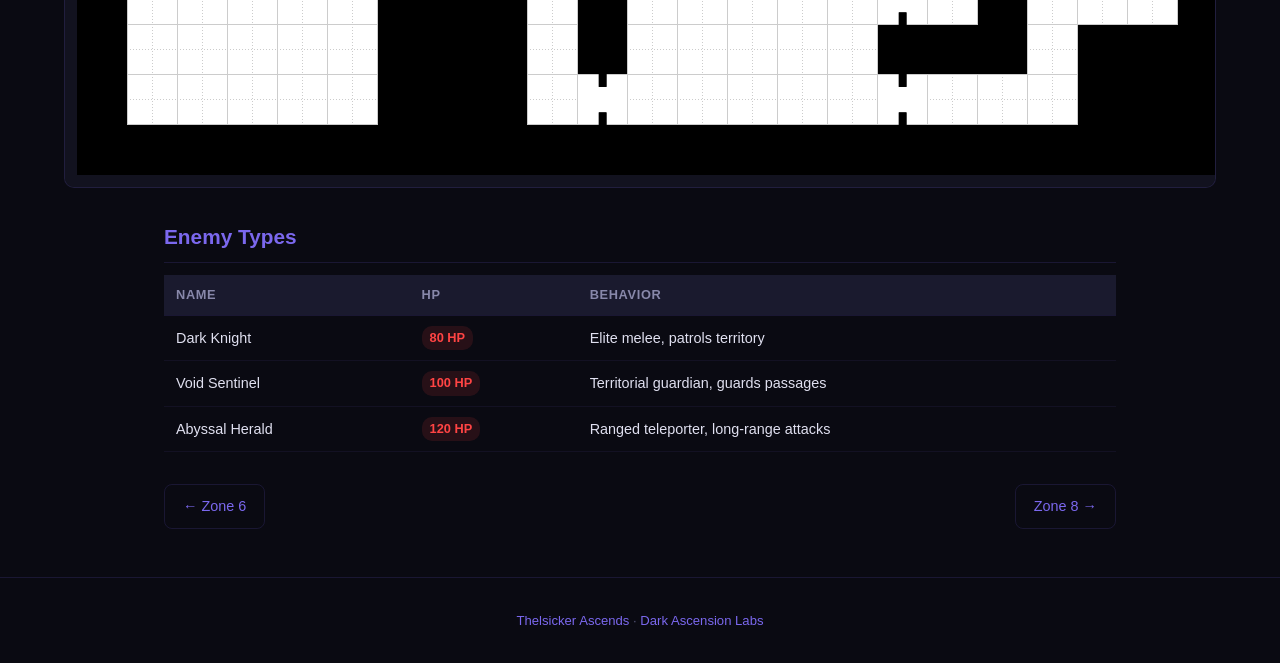
<file: maps/zone-07-shadow-dominion.html>
<!DOCTYPE html>
<html lang="en">
<head>
<meta charset="UTF-8">
<meta name="viewport" content="width=device-width, initial-scale=1.0">
<meta name="robots" content="noindex, nofollow">
<title>Zone 7: Shadow Dominion — Thelsicker Ascends Maps</title>
<link rel="stylesheet" href="css/maps.css">
</head>
<body>
<header class="nav">
  <a href="index.html" class="nav-logo">Thelsicker Maps</a>
  <div class="nav-links">
<a href="index.html">Overview</a>
<a href="zone-01-awakening.html">Z1</a>
<a href="zone-02-shadowed-path.html">Z2</a>
<a href="zone-03-whispering-dark.html">Z3</a>
<a href="zone-04-gathering-storm.html">Z4</a>
<a href="zone-05-veil-torn.html">Z5</a>
<a href="zone-06-abyssal-gate.html">Z6</a>
<a href="zone-07-shadow-dominion.html" class="active">Z7</a>
<a href="zone-08-eldritch-convergence.html">Z8</a>
<a href="zone-09-dark-ascension.html">Z9</a>
<a href="zone-10-void-emperor.html">Z10</a>
<a href="zone-11-eternal-shadow.html">Z11</a>
<a href="zone-12-primordial-darkness.html">Z12</a>
  </div>
</header>

<div class="page-header">
  <h1>Zone 7: Shadow Dominion</h1>
</div>

<div class="zone-meta">
  <div class="meta-card">
    <h3>Boss</h3>
    <p>Shadow Lord</p>
  </div>
  <div class="meta-card">
    <h3>Ability Reward</h3>
    <span class="ability-tag ability-spell">Time Warp</span>
  </div>
  <div class="meta-card">
    <h3>Enemies</h3>
    <p>3 types</p>
  </div>
  <div class="meta-card">
    <h3>Connections</h3>
    <p>Left: Zone 5, Up: Zone 9</p>
  </div>
</div>

<div class="map-container">
  <div class="map-scroll">
    <img src="images/zone-07.png" alt="Zone 7: Shadow Dominion map" loading="lazy">
  </div>
</div>

<section class="info-section">
<h2>Enemy Types</h2>
<table class="data-table">
<thead><tr><th>Name</th><th>HP</th><th>Behavior</th></tr></thead>
<tbody>
<tr>
  <td>Dark Knight</td>
  <td><span class="hp-badge">80 HP</span></td>
  <td>Elite melee, patrols territory</td>
</tr>
<tr>
  <td>Void Sentinel</td>
  <td><span class="hp-badge">100 HP</span></td>
  <td>Territorial guardian, guards passages</td>
</tr>
<tr>
  <td>Abyssal Herald</td>
  <td><span class="hp-badge">120 HP</span></td>
  <td>Ranged teleporter, long-range attacks</td>
</tr>
</tbody>
</table>
</section>

<nav class="zone-nav"><a href="zone-06-abyssal-gate.html">&larr; Zone 6</a><a href="zone-08-eldritch-convergence.html">Zone 8 &rarr;</a></nav>

<footer class="footer">
  <p><a href="https://thelsickerascends.com">Thelsicker Ascends</a> &middot; <a href="https://darkascensionlabs.com">Dark Ascension Labs</a></p>
</footer>
</body>
</html>
</file>
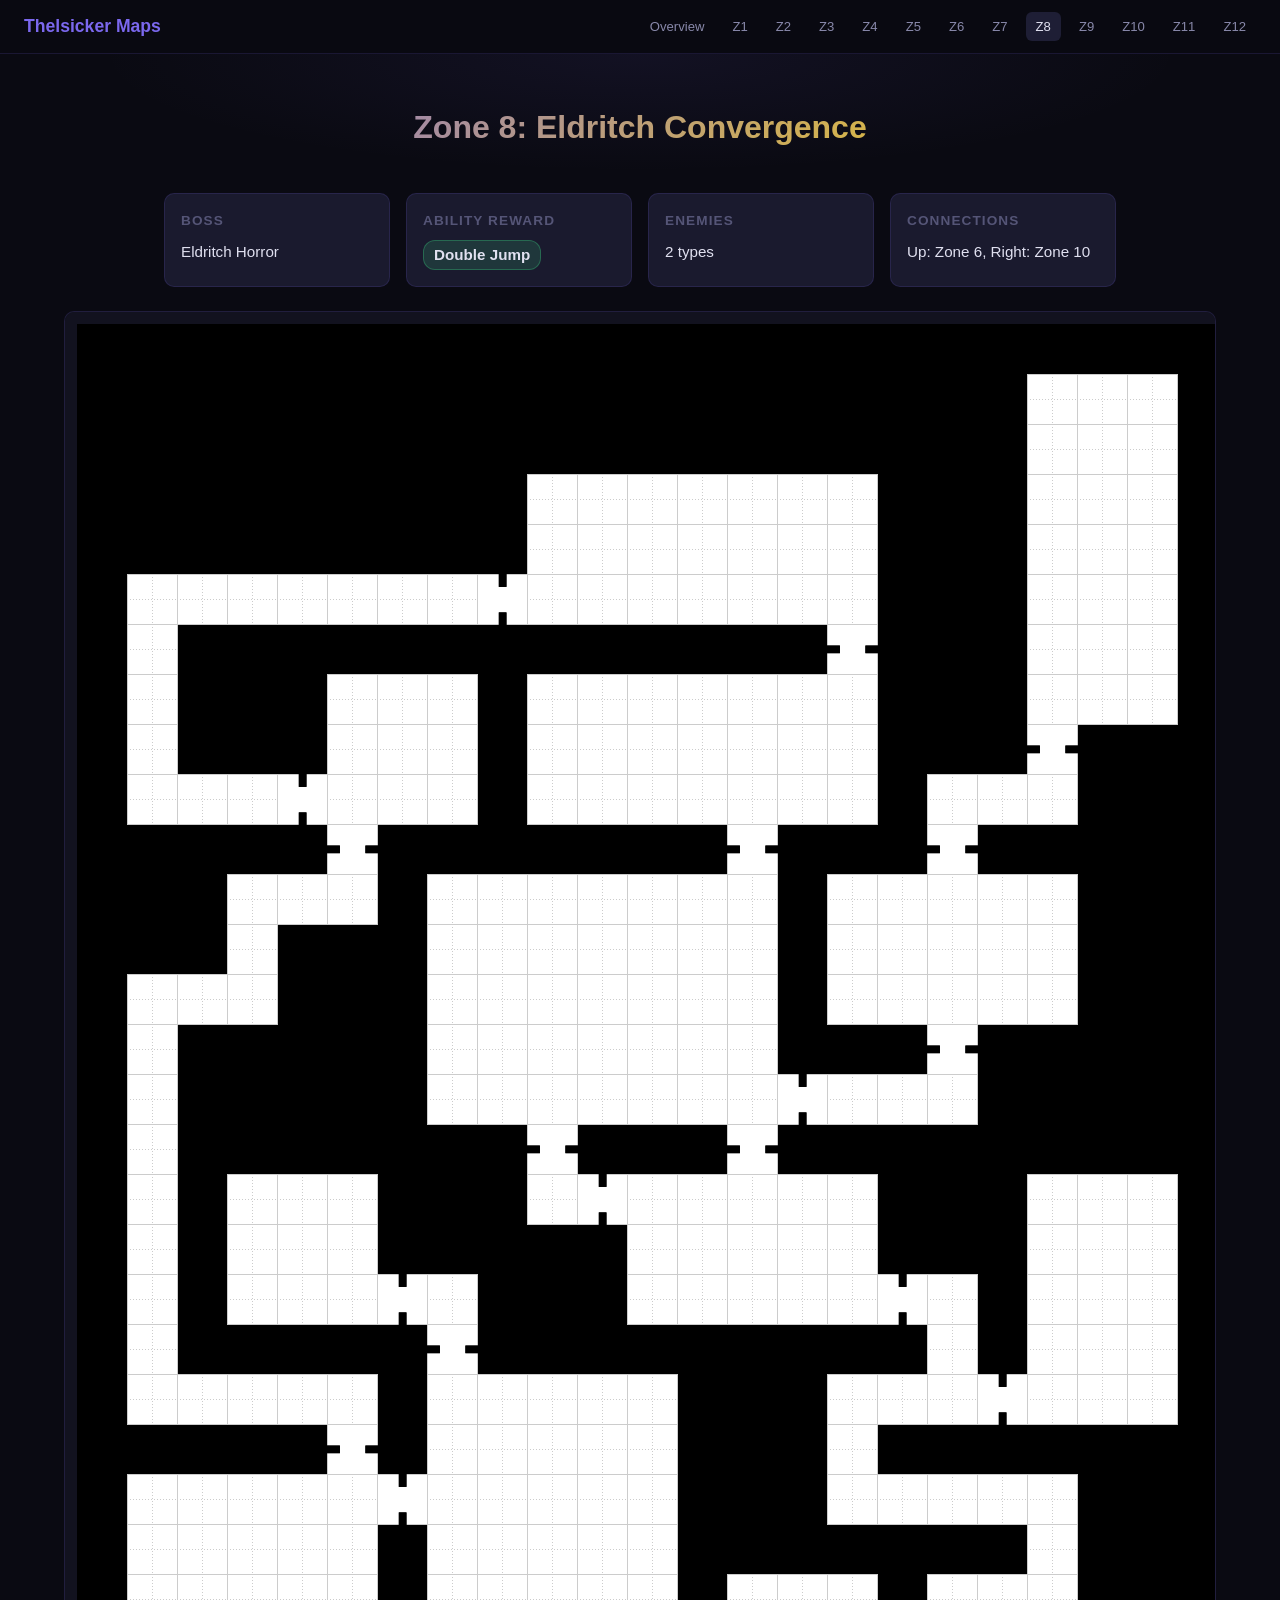
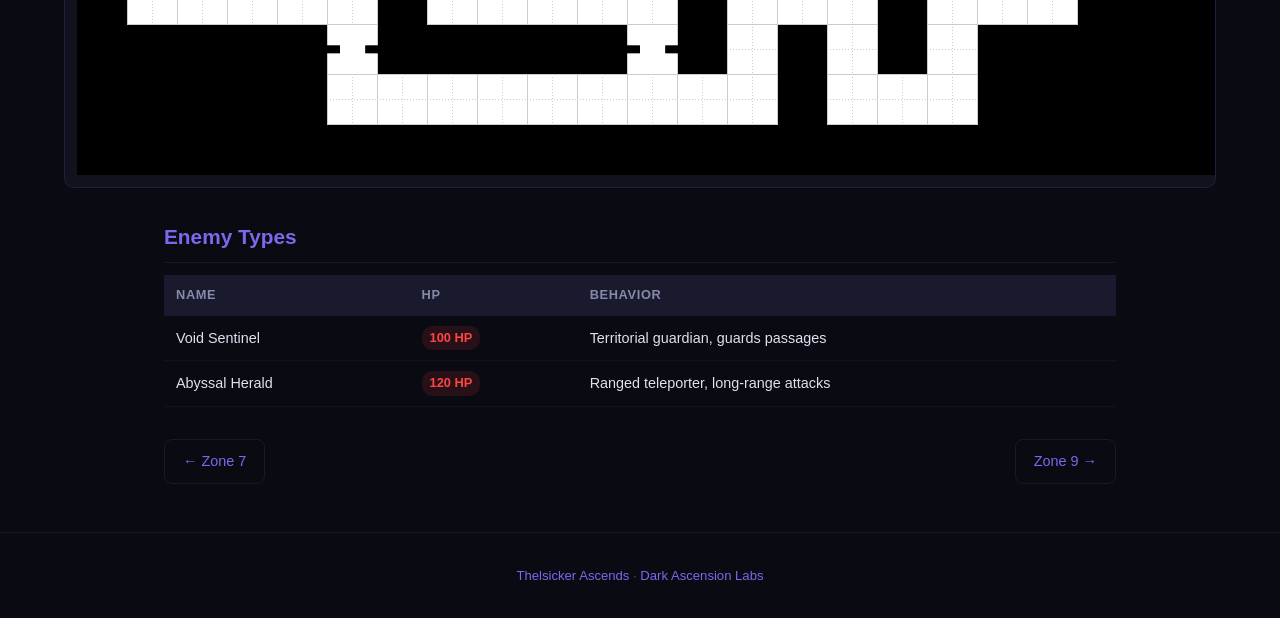
<file: maps/zone-08-eldritch-convergence.html>
<!DOCTYPE html>
<html lang="en">
<head>
<meta charset="UTF-8">
<meta name="viewport" content="width=device-width, initial-scale=1.0">
<meta name="robots" content="noindex, nofollow">
<title>Zone 8: Eldritch Convergence — Thelsicker Ascends Maps</title>
<link rel="stylesheet" href="css/maps.css">
</head>
<body>
<header class="nav">
  <a href="index.html" class="nav-logo">Thelsicker Maps</a>
  <div class="nav-links">
<a href="index.html">Overview</a>
<a href="zone-01-awakening.html">Z1</a>
<a href="zone-02-shadowed-path.html">Z2</a>
<a href="zone-03-whispering-dark.html">Z3</a>
<a href="zone-04-gathering-storm.html">Z4</a>
<a href="zone-05-veil-torn.html">Z5</a>
<a href="zone-06-abyssal-gate.html">Z6</a>
<a href="zone-07-shadow-dominion.html">Z7</a>
<a href="zone-08-eldritch-convergence.html" class="active">Z8</a>
<a href="zone-09-dark-ascension.html">Z9</a>
<a href="zone-10-void-emperor.html">Z10</a>
<a href="zone-11-eternal-shadow.html">Z11</a>
<a href="zone-12-primordial-darkness.html">Z12</a>
  </div>
</header>

<div class="page-header">
  <h1>Zone 8: Eldritch Convergence</h1>
</div>

<div class="zone-meta">
  <div class="meta-card">
    <h3>Boss</h3>
    <p>Eldritch Horror</p>
  </div>
  <div class="meta-card">
    <h3>Ability Reward</h3>
    <span class="ability-tag ability-movement">Double Jump</span>
  </div>
  <div class="meta-card">
    <h3>Enemies</h3>
    <p>2 types</p>
  </div>
  <div class="meta-card">
    <h3>Connections</h3>
    <p>Up: Zone 6, Right: Zone 10</p>
  </div>
</div>

<div class="map-container">
  <div class="map-scroll">
    <img src="images/zone-08.png" alt="Zone 8: Eldritch Convergence map" loading="lazy">
  </div>
</div>

<section class="info-section">
<h2>Enemy Types</h2>
<table class="data-table">
<thead><tr><th>Name</th><th>HP</th><th>Behavior</th></tr></thead>
<tbody>
<tr>
  <td>Void Sentinel</td>
  <td><span class="hp-badge">100 HP</span></td>
  <td>Territorial guardian, guards passages</td>
</tr>
<tr>
  <td>Abyssal Herald</td>
  <td><span class="hp-badge">120 HP</span></td>
  <td>Ranged teleporter, long-range attacks</td>
</tr>
</tbody>
</table>
</section>

<nav class="zone-nav"><a href="zone-07-shadow-dominion.html">&larr; Zone 7</a><a href="zone-09-dark-ascension.html">Zone 9 &rarr;</a></nav>

<footer class="footer">
  <p><a href="https://thelsickerascends.com">Thelsicker Ascends</a> &middot; <a href="https://darkascensionlabs.com">Dark Ascension Labs</a></p>
</footer>
</body>
</html>
</file>
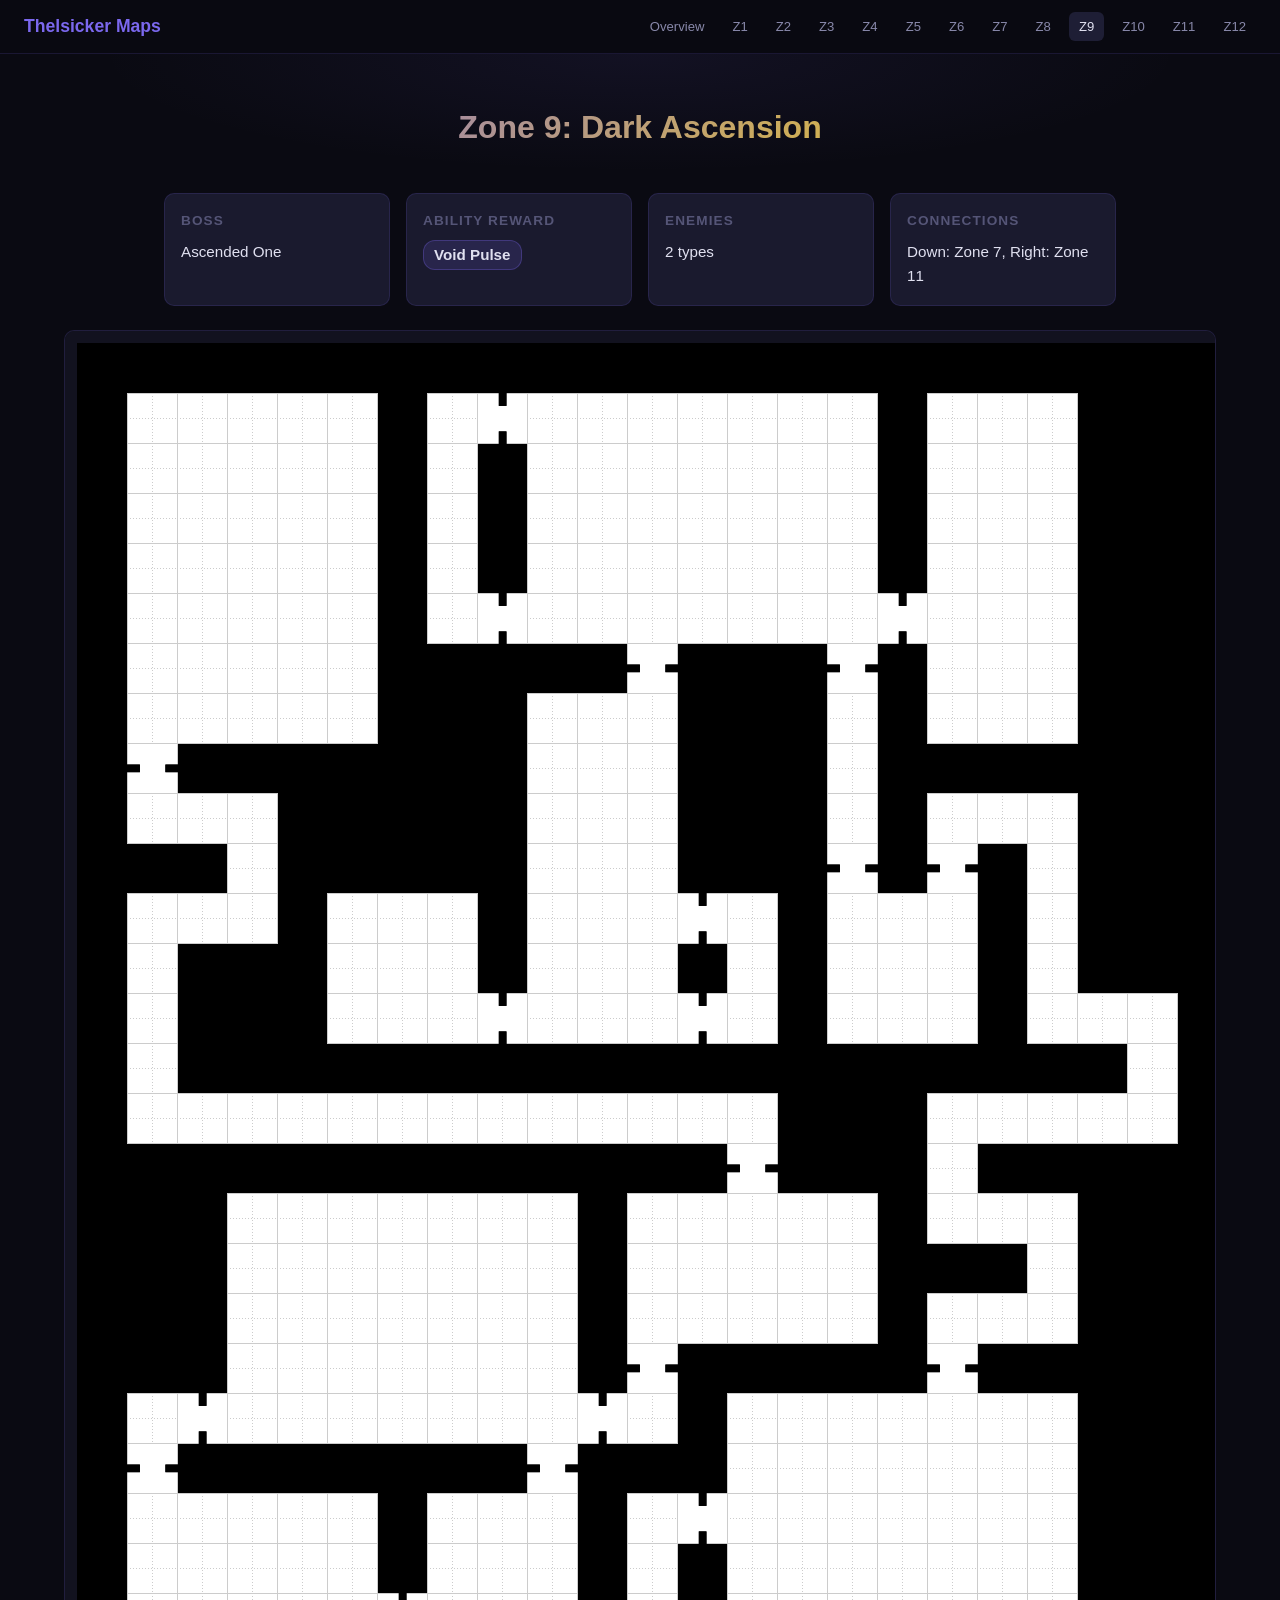
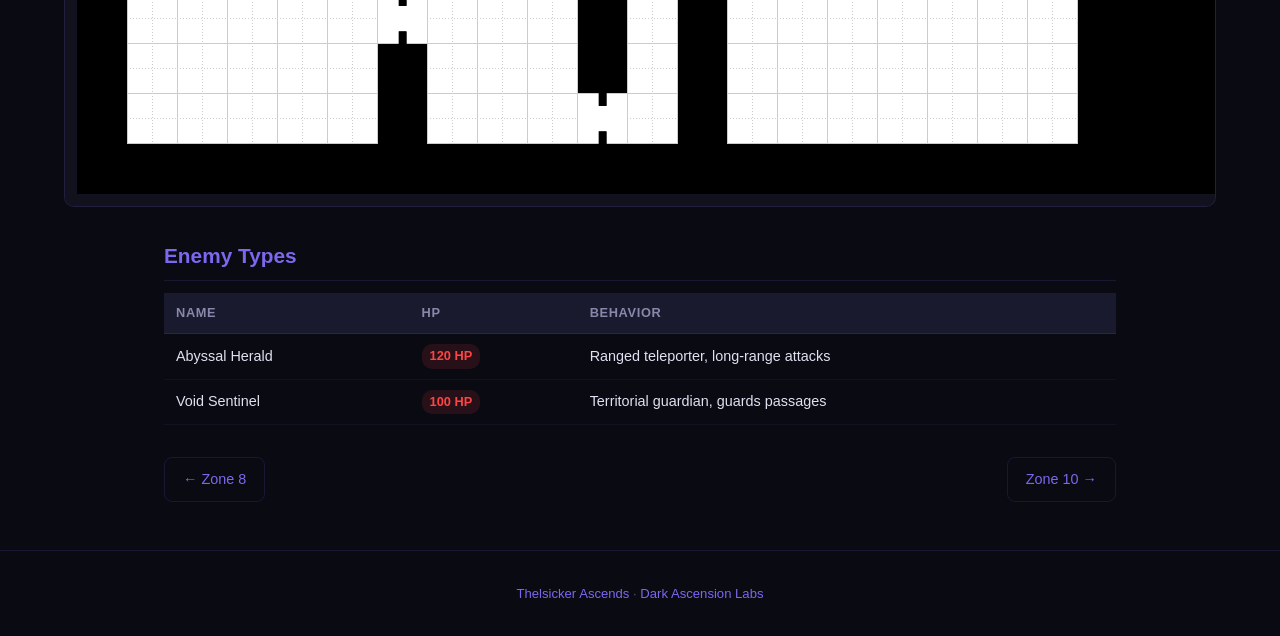
<file: maps/zone-09-dark-ascension.html>
<!DOCTYPE html>
<html lang="en">
<head>
<meta charset="UTF-8">
<meta name="viewport" content="width=device-width, initial-scale=1.0">
<meta name="robots" content="noindex, nofollow">
<title>Zone 9: Dark Ascension — Thelsicker Ascends Maps</title>
<link rel="stylesheet" href="css/maps.css">
</head>
<body>
<header class="nav">
  <a href="index.html" class="nav-logo">Thelsicker Maps</a>
  <div class="nav-links">
<a href="index.html">Overview</a>
<a href="zone-01-awakening.html">Z1</a>
<a href="zone-02-shadowed-path.html">Z2</a>
<a href="zone-03-whispering-dark.html">Z3</a>
<a href="zone-04-gathering-storm.html">Z4</a>
<a href="zone-05-veil-torn.html">Z5</a>
<a href="zone-06-abyssal-gate.html">Z6</a>
<a href="zone-07-shadow-dominion.html">Z7</a>
<a href="zone-08-eldritch-convergence.html">Z8</a>
<a href="zone-09-dark-ascension.html" class="active">Z9</a>
<a href="zone-10-void-emperor.html">Z10</a>
<a href="zone-11-eternal-shadow.html">Z11</a>
<a href="zone-12-primordial-darkness.html">Z12</a>
  </div>
</header>

<div class="page-header">
  <h1>Zone 9: Dark Ascension</h1>
</div>

<div class="zone-meta">
  <div class="meta-card">
    <h3>Boss</h3>
    <p>Ascended One</p>
  </div>
  <div class="meta-card">
    <h3>Ability Reward</h3>
    <span class="ability-tag ability-spell">Void Pulse</span>
  </div>
  <div class="meta-card">
    <h3>Enemies</h3>
    <p>2 types</p>
  </div>
  <div class="meta-card">
    <h3>Connections</h3>
    <p>Down: Zone 7, Right: Zone 11</p>
  </div>
</div>

<div class="map-container">
  <div class="map-scroll">
    <img src="images/zone-09.png" alt="Zone 9: Dark Ascension map" loading="lazy">
  </div>
</div>

<section class="info-section">
<h2>Enemy Types</h2>
<table class="data-table">
<thead><tr><th>Name</th><th>HP</th><th>Behavior</th></tr></thead>
<tbody>
<tr>
  <td>Abyssal Herald</td>
  <td><span class="hp-badge">120 HP</span></td>
  <td>Ranged teleporter, long-range attacks</td>
</tr>
<tr>
  <td>Void Sentinel</td>
  <td><span class="hp-badge">100 HP</span></td>
  <td>Territorial guardian, guards passages</td>
</tr>
</tbody>
</table>
</section>

<nav class="zone-nav"><a href="zone-08-eldritch-convergence.html">&larr; Zone 8</a><a href="zone-10-void-emperor.html">Zone 10 &rarr;</a></nav>

<footer class="footer">
  <p><a href="https://thelsickerascends.com">Thelsicker Ascends</a> &middot; <a href="https://darkascensionlabs.com">Dark Ascension Labs</a></p>
</footer>
</body>
</html>
</file>
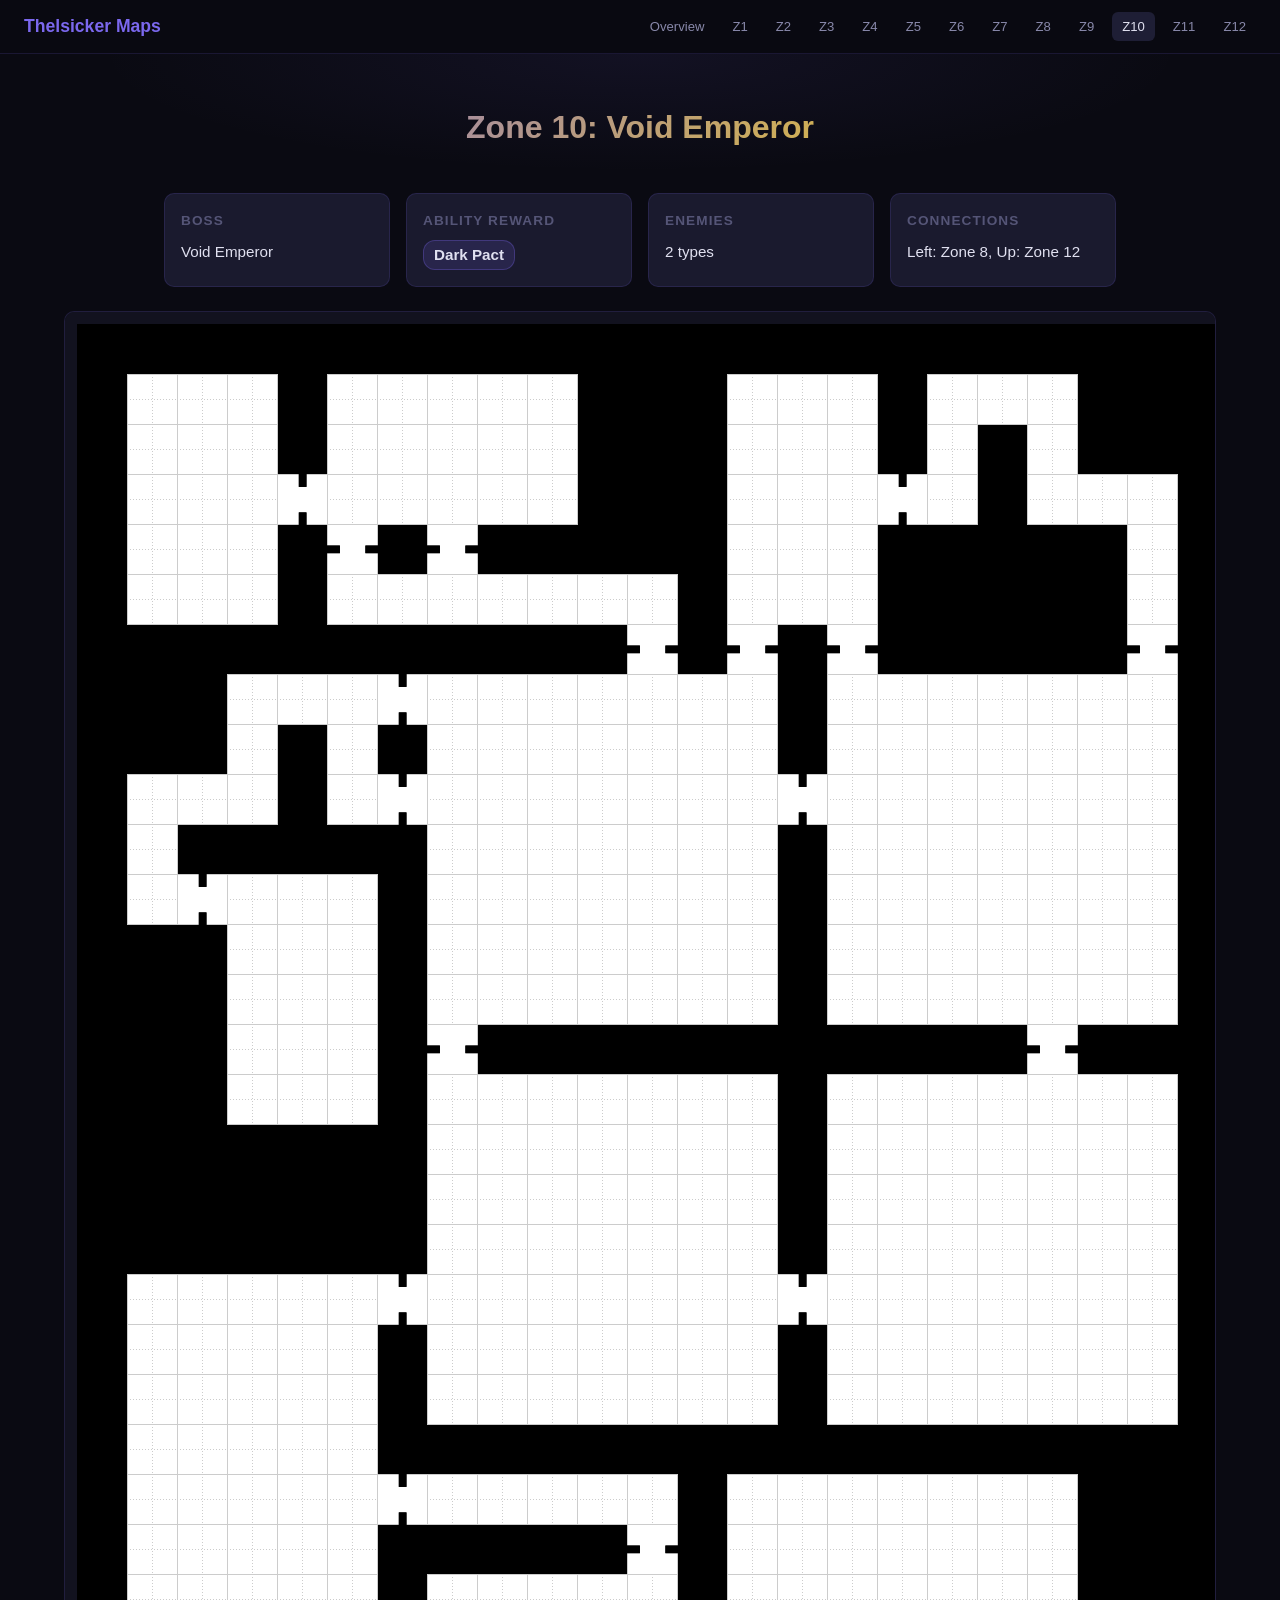
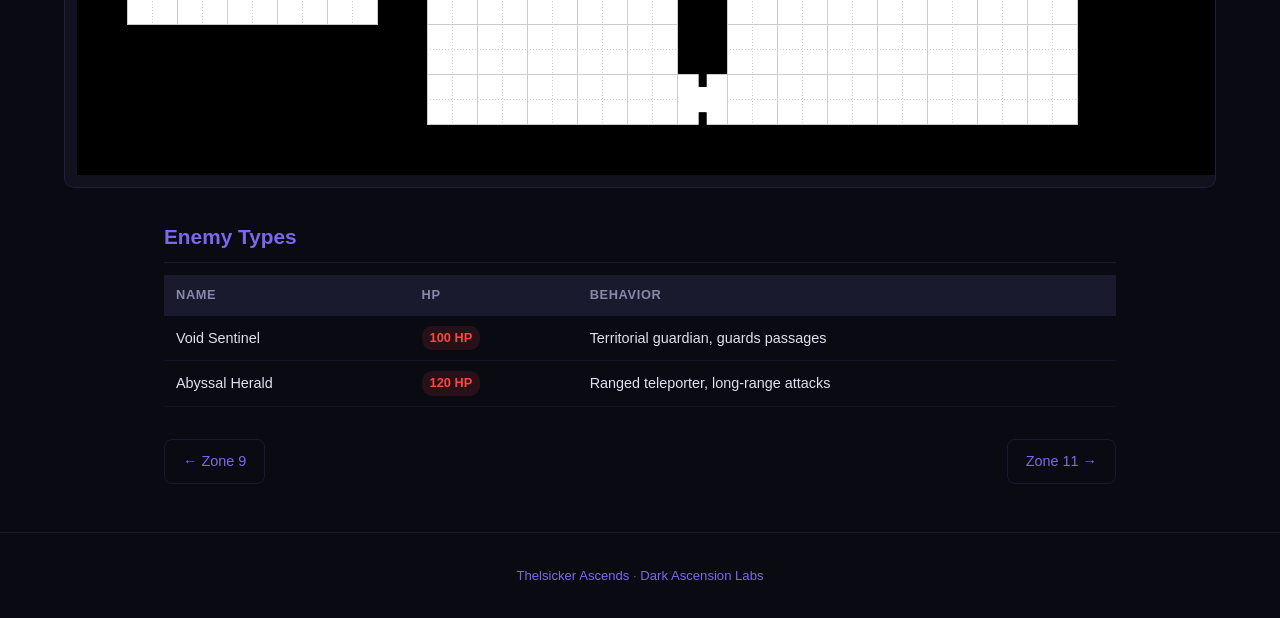
<file: maps/zone-10-void-emperor.html>
<!DOCTYPE html>
<html lang="en">
<head>
<meta charset="UTF-8">
<meta name="viewport" content="width=device-width, initial-scale=1.0">
<meta name="robots" content="noindex, nofollow">
<title>Zone 10: Void Emperor — Thelsicker Ascends Maps</title>
<link rel="stylesheet" href="css/maps.css">
</head>
<body>
<header class="nav">
  <a href="index.html" class="nav-logo">Thelsicker Maps</a>
  <div class="nav-links">
<a href="index.html">Overview</a>
<a href="zone-01-awakening.html">Z1</a>
<a href="zone-02-shadowed-path.html">Z2</a>
<a href="zone-03-whispering-dark.html">Z3</a>
<a href="zone-04-gathering-storm.html">Z4</a>
<a href="zone-05-veil-torn.html">Z5</a>
<a href="zone-06-abyssal-gate.html">Z6</a>
<a href="zone-07-shadow-dominion.html">Z7</a>
<a href="zone-08-eldritch-convergence.html">Z8</a>
<a href="zone-09-dark-ascension.html">Z9</a>
<a href="zone-10-void-emperor.html" class="active">Z10</a>
<a href="zone-11-eternal-shadow.html">Z11</a>
<a href="zone-12-primordial-darkness.html">Z12</a>
  </div>
</header>

<div class="page-header">
  <h1>Zone 10: Void Emperor</h1>
</div>

<div class="zone-meta">
  <div class="meta-card">
    <h3>Boss</h3>
    <p>Void Emperor</p>
  </div>
  <div class="meta-card">
    <h3>Ability Reward</h3>
    <span class="ability-tag ability-spell">Dark Pact</span>
  </div>
  <div class="meta-card">
    <h3>Enemies</h3>
    <p>2 types</p>
  </div>
  <div class="meta-card">
    <h3>Connections</h3>
    <p>Left: Zone 8, Up: Zone 12</p>
  </div>
</div>

<div class="map-container">
  <div class="map-scroll">
    <img src="images/zone-10.png" alt="Zone 10: Void Emperor map" loading="lazy">
  </div>
</div>

<section class="info-section">
<h2>Enemy Types</h2>
<table class="data-table">
<thead><tr><th>Name</th><th>HP</th><th>Behavior</th></tr></thead>
<tbody>
<tr>
  <td>Void Sentinel</td>
  <td><span class="hp-badge">100 HP</span></td>
  <td>Territorial guardian, guards passages</td>
</tr>
<tr>
  <td>Abyssal Herald</td>
  <td><span class="hp-badge">120 HP</span></td>
  <td>Ranged teleporter, long-range attacks</td>
</tr>
</tbody>
</table>
</section>

<nav class="zone-nav"><a href="zone-09-dark-ascension.html">&larr; Zone 9</a><a href="zone-11-eternal-shadow.html">Zone 11 &rarr;</a></nav>

<footer class="footer">
  <p><a href="https://thelsickerascends.com">Thelsicker Ascends</a> &middot; <a href="https://darkascensionlabs.com">Dark Ascension Labs</a></p>
</footer>
</body>
</html>
</file>
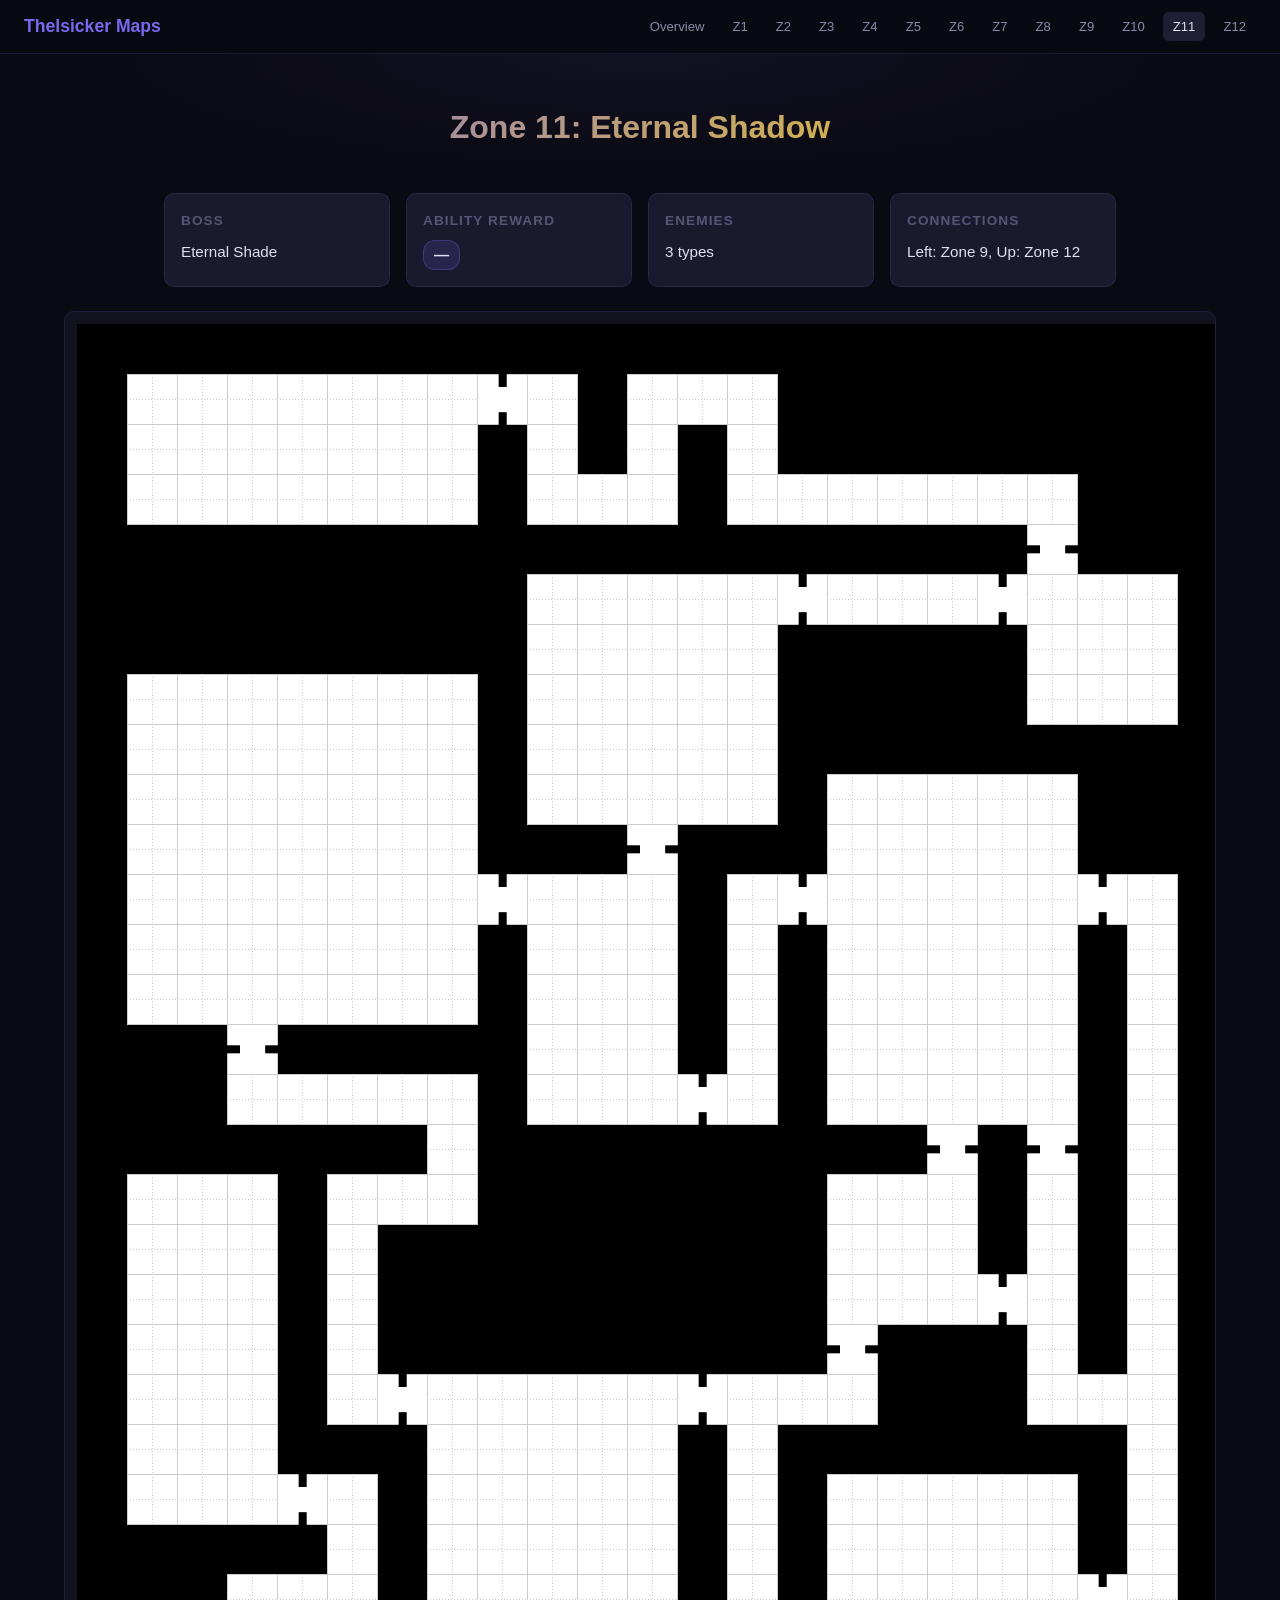
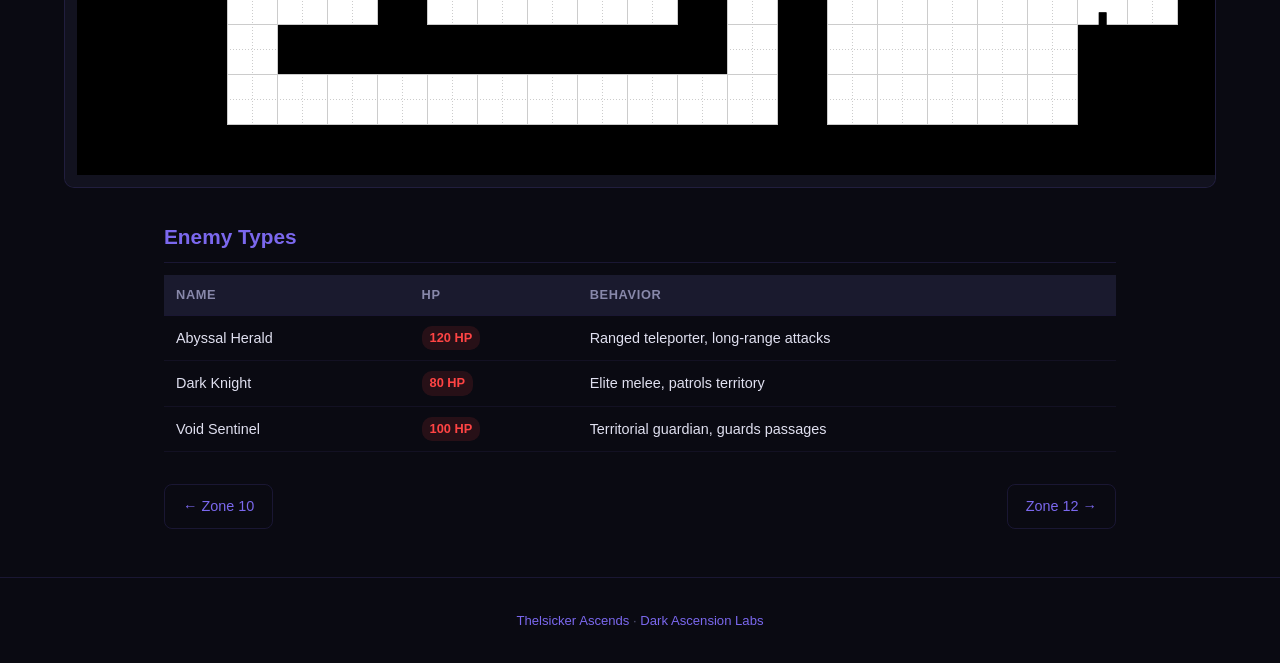
<file: maps/zone-11-eternal-shadow.html>
<!DOCTYPE html>
<html lang="en">
<head>
<meta charset="UTF-8">
<meta name="viewport" content="width=device-width, initial-scale=1.0">
<meta name="robots" content="noindex, nofollow">
<title>Zone 11: Eternal Shadow — Thelsicker Ascends Maps</title>
<link rel="stylesheet" href="css/maps.css">
</head>
<body>
<header class="nav">
  <a href="index.html" class="nav-logo">Thelsicker Maps</a>
  <div class="nav-links">
<a href="index.html">Overview</a>
<a href="zone-01-awakening.html">Z1</a>
<a href="zone-02-shadowed-path.html">Z2</a>
<a href="zone-03-whispering-dark.html">Z3</a>
<a href="zone-04-gathering-storm.html">Z4</a>
<a href="zone-05-veil-torn.html">Z5</a>
<a href="zone-06-abyssal-gate.html">Z6</a>
<a href="zone-07-shadow-dominion.html">Z7</a>
<a href="zone-08-eldritch-convergence.html">Z8</a>
<a href="zone-09-dark-ascension.html">Z9</a>
<a href="zone-10-void-emperor.html">Z10</a>
<a href="zone-11-eternal-shadow.html" class="active">Z11</a>
<a href="zone-12-primordial-darkness.html">Z12</a>
  </div>
</header>

<div class="page-header">
  <h1>Zone 11: Eternal Shadow</h1>
</div>

<div class="zone-meta">
  <div class="meta-card">
    <h3>Boss</h3>
    <p>Eternal Shade</p>
  </div>
  <div class="meta-card">
    <h3>Ability Reward</h3>
    <span class="ability-tag ability-spell">&mdash;</span>
  </div>
  <div class="meta-card">
    <h3>Enemies</h3>
    <p>3 types</p>
  </div>
  <div class="meta-card">
    <h3>Connections</h3>
    <p>Left: Zone 9, Up: Zone 12</p>
  </div>
</div>

<div class="map-container">
  <div class="map-scroll">
    <img src="images/zone-11.png" alt="Zone 11: Eternal Shadow map" loading="lazy">
  </div>
</div>

<section class="info-section">
<h2>Enemy Types</h2>
<table class="data-table">
<thead><tr><th>Name</th><th>HP</th><th>Behavior</th></tr></thead>
<tbody>
<tr>
  <td>Abyssal Herald</td>
  <td><span class="hp-badge">120 HP</span></td>
  <td>Ranged teleporter, long-range attacks</td>
</tr>
<tr>
  <td>Dark Knight</td>
  <td><span class="hp-badge">80 HP</span></td>
  <td>Elite melee, patrols territory</td>
</tr>
<tr>
  <td>Void Sentinel</td>
  <td><span class="hp-badge">100 HP</span></td>
  <td>Territorial guardian, guards passages</td>
</tr>
</tbody>
</table>
</section>

<nav class="zone-nav"><a href="zone-10-void-emperor.html">&larr; Zone 10</a><a href="zone-12-primordial-darkness.html">Zone 12 &rarr;</a></nav>

<footer class="footer">
  <p><a href="https://thelsickerascends.com">Thelsicker Ascends</a> &middot; <a href="https://darkascensionlabs.com">Dark Ascension Labs</a></p>
</footer>
</body>
</html>
</file>
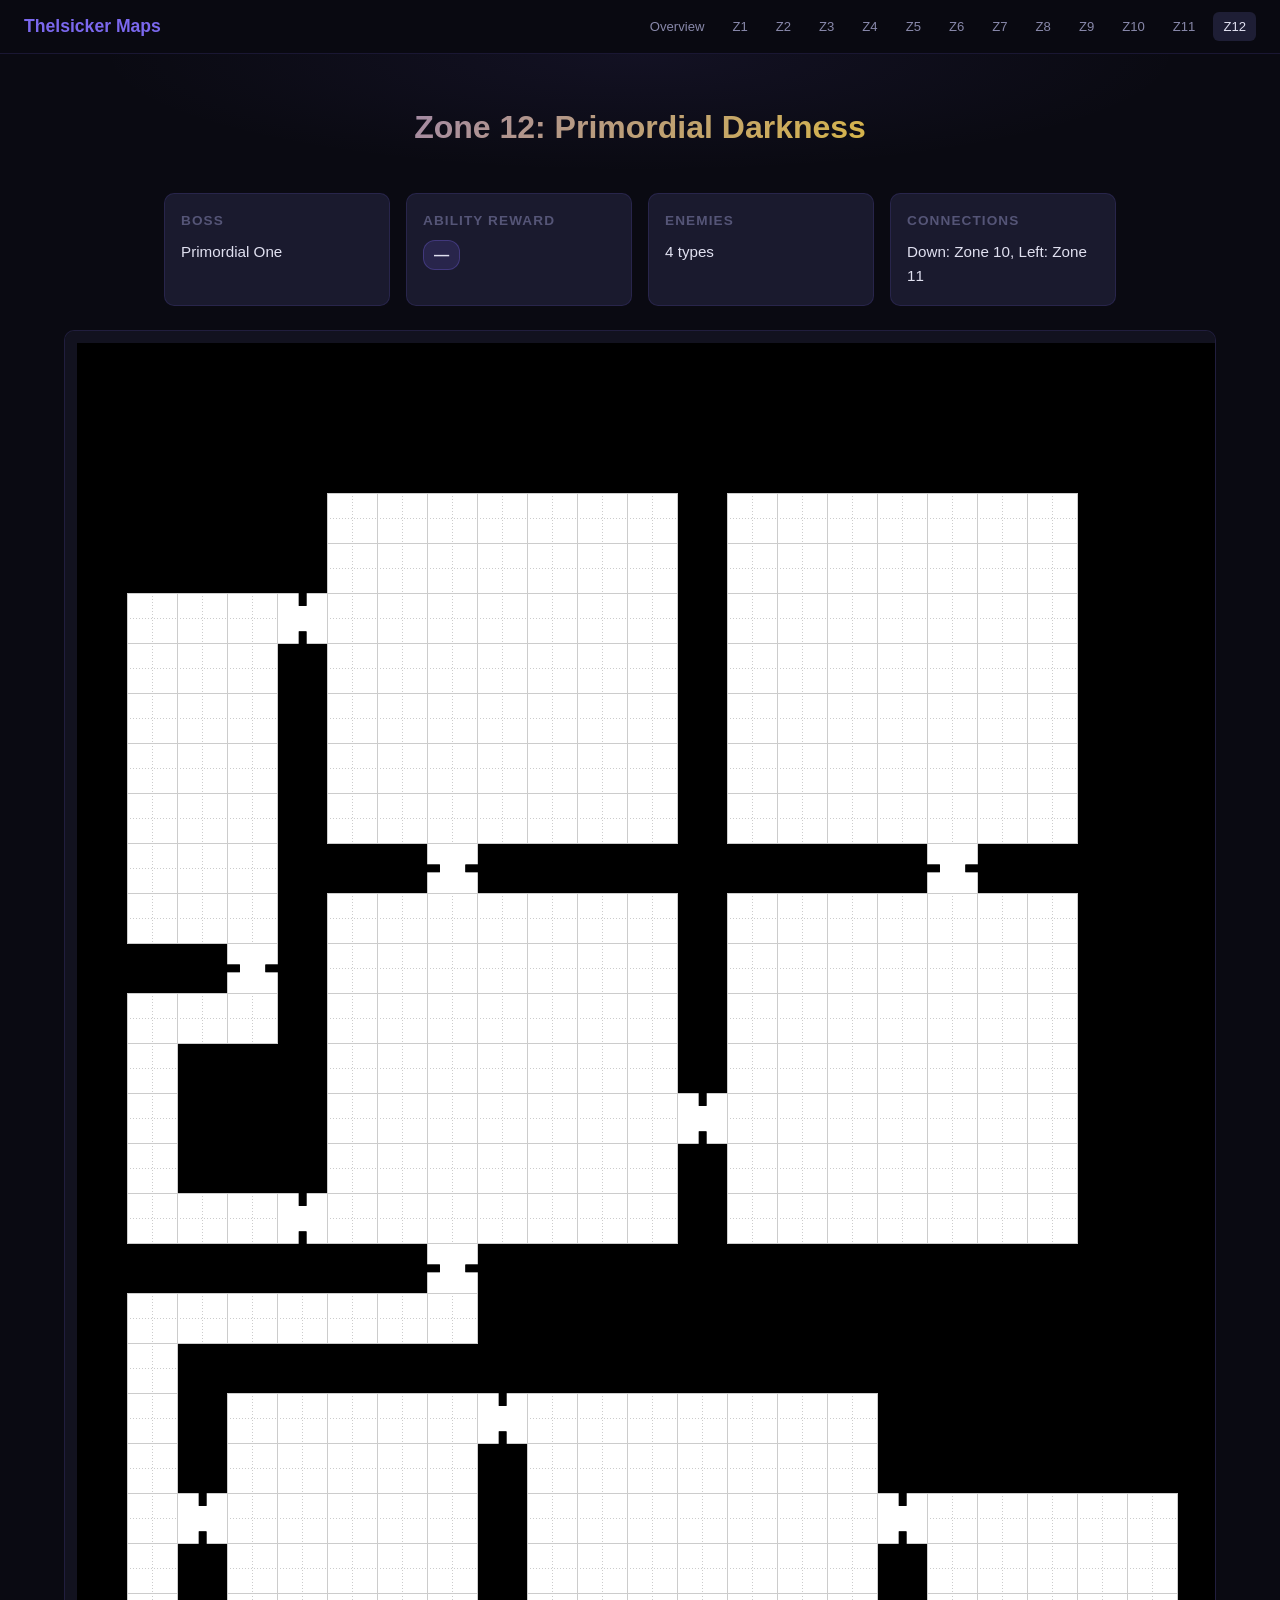
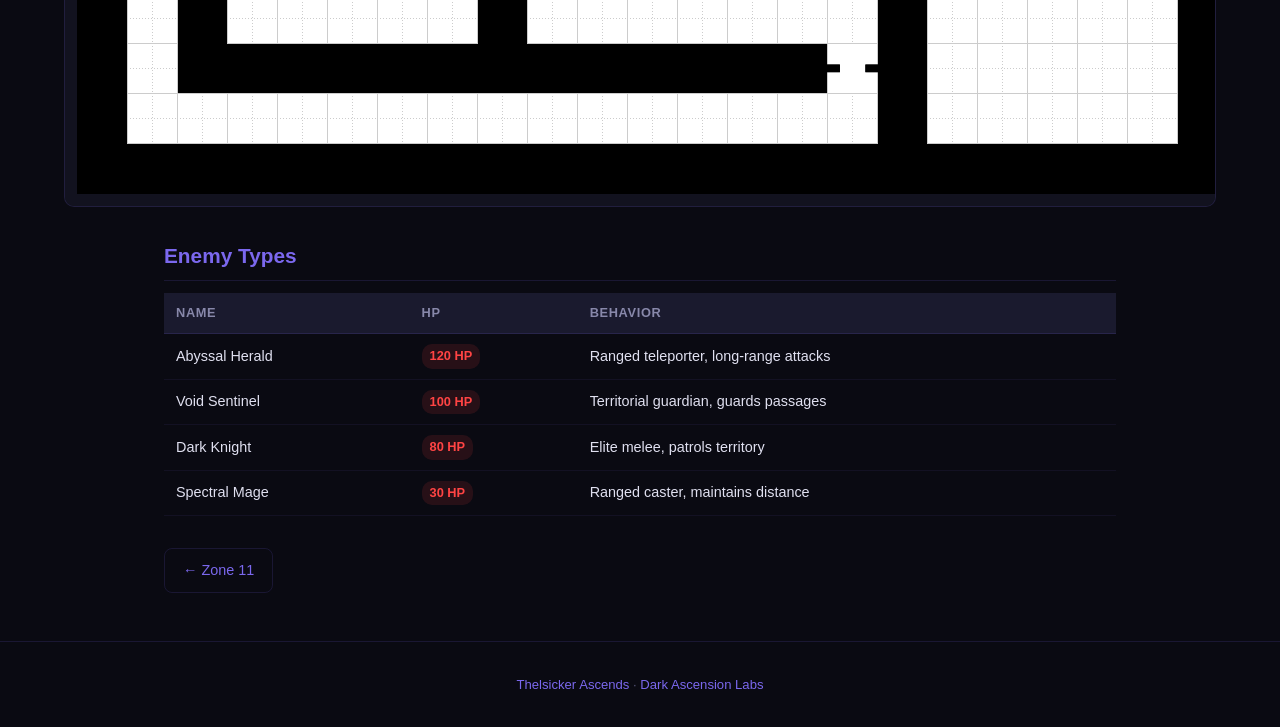
<file: maps/zone-12-primordial-darkness.html>
<!DOCTYPE html>
<html lang="en">
<head>
<meta charset="UTF-8">
<meta name="viewport" content="width=device-width, initial-scale=1.0">
<meta name="robots" content="noindex, nofollow">
<title>Zone 12: Primordial Darkness — Thelsicker Ascends Maps</title>
<link rel="stylesheet" href="css/maps.css">
</head>
<body>
<header class="nav">
  <a href="index.html" class="nav-logo">Thelsicker Maps</a>
  <div class="nav-links">
<a href="index.html">Overview</a>
<a href="zone-01-awakening.html">Z1</a>
<a href="zone-02-shadowed-path.html">Z2</a>
<a href="zone-03-whispering-dark.html">Z3</a>
<a href="zone-04-gathering-storm.html">Z4</a>
<a href="zone-05-veil-torn.html">Z5</a>
<a href="zone-06-abyssal-gate.html">Z6</a>
<a href="zone-07-shadow-dominion.html">Z7</a>
<a href="zone-08-eldritch-convergence.html">Z8</a>
<a href="zone-09-dark-ascension.html">Z9</a>
<a href="zone-10-void-emperor.html">Z10</a>
<a href="zone-11-eternal-shadow.html">Z11</a>
<a href="zone-12-primordial-darkness.html" class="active">Z12</a>
  </div>
</header>

<div class="page-header">
  <h1>Zone 12: Primordial Darkness</h1>
</div>

<div class="zone-meta">
  <div class="meta-card">
    <h3>Boss</h3>
    <p>Primordial One</p>
  </div>
  <div class="meta-card">
    <h3>Ability Reward</h3>
    <span class="ability-tag ability-spell">&mdash;</span>
  </div>
  <div class="meta-card">
    <h3>Enemies</h3>
    <p>4 types</p>
  </div>
  <div class="meta-card">
    <h3>Connections</h3>
    <p>Down: Zone 10, Left: Zone 11</p>
  </div>
</div>

<div class="map-container">
  <div class="map-scroll">
    <img src="images/zone-12.png" alt="Zone 12: Primordial Darkness map" loading="lazy">
  </div>
</div>

<section class="info-section">
<h2>Enemy Types</h2>
<table class="data-table">
<thead><tr><th>Name</th><th>HP</th><th>Behavior</th></tr></thead>
<tbody>
<tr>
  <td>Abyssal Herald</td>
  <td><span class="hp-badge">120 HP</span></td>
  <td>Ranged teleporter, long-range attacks</td>
</tr>
<tr>
  <td>Void Sentinel</td>
  <td><span class="hp-badge">100 HP</span></td>
  <td>Territorial guardian, guards passages</td>
</tr>
<tr>
  <td>Dark Knight</td>
  <td><span class="hp-badge">80 HP</span></td>
  <td>Elite melee, patrols territory</td>
</tr>
<tr>
  <td>Spectral Mage</td>
  <td><span class="hp-badge">30 HP</span></td>
  <td>Ranged caster, maintains distance</td>
</tr>
</tbody>
</table>
</section>

<nav class="zone-nav"><a href="zone-11-eternal-shadow.html">&larr; Zone 11</a></nav>

<footer class="footer">
  <p><a href="https://thelsickerascends.com">Thelsicker Ascends</a> &middot; <a href="https://darkascensionlabs.com">Dark Ascension Labs</a></p>
</footer>
</body>
</html>
</file>
<file: css/style.css>
/* Thelsicker Ascends — Game Website */

:root {
  --bg-darkest: #0a0a12;
  --bg-dark: #12121f;
  --bg-panel: #1a1a2e;
  --bg-card: #1e1e35;
  --accent-purple: #7b68ee;
  --accent-violet: #9b30ff;
  --accent-blue: #4a6cf7;
  --accent-gold: #ffd700;
  --accent-green: #3ddc84;
  --accent-cyan: #00d4ff;
  --text-primary: #e0e0f0;
  --text-secondary: #8888aa;
  --text-muted: #555577;
  --border-subtle: rgba(123, 104, 238, 0.15);
  --glow-purple: rgba(123, 104, 238, 0.3);
  --glow-gold: rgba(255, 215, 0, 0.2);
}

* {
  margin: 0;
  padding: 0;
  box-sizing: border-box;
}

html {
  scroll-behavior: smooth;
}

body {
  font-family: 'Segoe UI', -apple-system, BlinkMacSystemFont, 'Helvetica Neue', Arial, sans-serif;
  background: var(--bg-darkest);
  color: var(--text-primary);
  line-height: 1.6;
  overflow-x: hidden;
}

.container {
  max-width: 1100px;
  margin: 0 auto;
  padding: 0 24px;
}

/* Navigation */
.nav {
  position: fixed;
  top: 0;
  left: 0;
  right: 0;
  z-index: 100;
  background: rgba(10, 10, 18, 0.92);
  backdrop-filter: blur(12px);
  border-bottom: 1px solid var(--border-subtle);
}

.nav .container {
  display: flex;
  justify-content: space-between;
  align-items: center;
  height: 64px;
}

.nav-logo {
  font-size: 1.1rem;
  font-weight: 700;
  color: var(--text-primary);
  text-decoration: none;
  letter-spacing: 0.5px;
}

.nav-logo span {
  color: var(--accent-violet);
}

.nav-links {
  display: flex;
  gap: 32px;
  list-style: none;
}

.nav-links a {
  color: var(--text-secondary);
  text-decoration: none;
  font-size: 0.9rem;
  font-weight: 500;
  transition: color 0.2s;
}

.nav-links a:hover {
  color: var(--accent-purple);
}

.nav-toggle {
  display: none;
  background: none;
  border: none;
  color: var(--text-primary);
  font-size: 1.5rem;
  cursor: pointer;
}

/* Buttons */
.btn {
  display: inline-flex;
  align-items: center;
  gap: 8px;
  padding: 14px 28px;
  border-radius: 8px;
  font-size: 0.95rem;
  font-weight: 600;
  text-decoration: none;
  transition: all 0.2s;
  cursor: pointer;
  border: none;
}

.btn-primary {
  background: var(--accent-purple);
  color: #fff;
}

.btn-primary:hover {
  background: #6a58dd;
  transform: translateY(-2px);
  box-shadow: 0 8px 24px var(--glow-purple);
}

.btn-secondary {
  background: transparent;
  color: var(--text-primary);
  border: 1px solid var(--border-subtle);
}

.btn-secondary:hover {
  border-color: var(--accent-purple);
  color: var(--accent-purple);
  transform: translateY(-2px);
}

/* Section Base */
section {
  padding: 100px 0;
}

.section-label {
  font-size: 0.8rem;
  text-transform: uppercase;
  letter-spacing: 2px;
  color: var(--accent-purple);
  margin-bottom: 12px;
}

.section-title {
  font-size: 2.2rem;
  font-weight: 700;
  margin-bottom: 16px;
}

.section-subtitle {
  font-size: 1.05rem;
  color: var(--text-secondary);
  max-width: 600px;
  margin-bottom: 48px;
}

.section-center {
  text-align: center;
}

.section-center .section-subtitle {
  margin-left: auto;
  margin-right: auto;
}

/* Hero */
.hero {
  min-height: 100vh;
  display: flex;
  align-items: center;
  padding: 120px 24px 60px;
  position: relative;
  overflow: hidden;
}

.hero::before {
  content: '';
  position: absolute;
  inset: 0;
  background:
    radial-gradient(ellipse 50% 60% at 70% 40%, rgba(155, 48, 255, 0.12) 0%, transparent 70%),
    radial-gradient(ellipse 40% 40% at 20% 60%, rgba(123, 104, 238, 0.08) 0%, transparent 60%);
  pointer-events: none;
}

.hero-grid {
  display: grid;
  grid-template-columns: 1fr 1fr;
  gap: 48px;
  align-items: center;
  max-width: 1100px;
  margin: 0 auto;
  position: relative;
  z-index: 1;
}

.hero-text h1 {
  font-size: 3.2rem;
  font-weight: 800;
  line-height: 1.1;
  margin-bottom: 20px;
  background: linear-gradient(135deg, var(--text-primary), var(--accent-violet));
  -webkit-background-clip: text;
  -webkit-text-fill-color: transparent;
  background-clip: text;
}

.hero-text p {
  color: var(--text-secondary);
  font-size: 1.1rem;
  margin-bottom: 28px;
  line-height: 1.7;
}

.hero-buttons {
  display: flex;
  gap: 16px;
  flex-wrap: wrap;
}

.hero-image {
  border-radius: 16px;
  overflow: hidden;
  border: 1px solid var(--border-subtle);
}

.hero-image img {
  width: 100%;
  display: block;
  image-rendering: pixelated;
}

.platforms-bar {
  display: flex;
  gap: 24px;
  align-items: center;
  margin-top: 24px;
  padding-top: 24px;
  border-top: 1px solid var(--border-subtle);
}

.platform-item {
  font-size: 0.85rem;
  color: var(--text-muted);
  font-weight: 500;
}

.platform-item.active {
  color: var(--accent-green);
}

/* Features */
.features-grid {
  display: grid;
  grid-template-columns: repeat(3, 1fr);
  gap: 24px;
  margin-top: 48px;
}

.feature-card {
  background: var(--bg-panel);
  border: 1px solid var(--border-subtle);
  border-radius: 12px;
  padding: 28px;
  transition: transform 0.2s, box-shadow 0.2s;
}

.feature-card:hover {
  transform: translateY(-3px);
  box-shadow: 0 8px 24px rgba(123, 104, 238, 0.1);
}

.feature-icon {
  font-size: 1.8rem;
  margin-bottom: 12px;
}

.feature-card h4 {
  font-size: 1.05rem;
  margin-bottom: 8px;
}

.feature-card p {
  font-size: 0.85rem;
  color: var(--text-secondary);
  line-height: 1.7;
}

/* Zone List */
.zones-section {
  background: var(--bg-dark);
}

.zone-list {
  display: flex;
  flex-direction: column;
  gap: 8px;
  margin-top: 48px;
  max-width: 700px;
  margin-left: auto;
  margin-right: auto;
}

.zone-row {
  display: flex;
  align-items: center;
  position: relative;
  background: var(--bg-panel);
  border: 1px solid var(--border-subtle);
  border-radius: 10px;
  padding: 16px 20px;
  text-decoration: none;
  color: inherit;
  overflow: hidden;
  transition: transform 0.2s, box-shadow 0.2s;
}

.zone-row:hover {
  transform: translateX(4px);
  box-shadow: 0 4px 16px rgba(123, 104, 238, 0.15);
}

.zone-row-bg {
  position: absolute;
  inset: 0;
  width: 100%;
  height: 100%;
  object-fit: cover;
  opacity: 0.18;
  image-rendering: pixelated;
  pointer-events: none;
}

.zone-row-info {
  display: flex;
  align-items: center;
  gap: 16px;
  position: relative;
  z-index: 1;
}

.zone-num {
  display: flex;
  align-items: center;
  justify-content: center;
  min-width: 36px;
  height: 36px;
  border-radius: 8px;
  background: rgba(123, 104, 238, 0.2);
  color: var(--accent-purple);
  font-weight: 800;
  font-size: 0.95rem;
  flex-shrink: 0;
}

.zone-row h4 {
  font-size: 1rem;
  font-weight: 600;
  margin-bottom: 2px;
  color: var(--text-primary);
}

.zone-row p {
  font-size: 0.8rem;
  color: var(--text-secondary);
  margin: 0;
}

.zone-row p strong {
  color: var(--accent-gold);
}

/* Lore / Story Section */
.story-grid {
  display: grid;
  grid-template-columns: 1fr 1fr;
  gap: 48px;
  align-items: center;
}

.story-image {
  border-radius: 16px;
  overflow: hidden;
  border: 1px solid var(--border-subtle);
}

.story-image img {
  width: 100%;
  display: block;
  image-rendering: pixelated;
}

.story-text h3 {
  font-size: 1.5rem;
  margin-bottom: 16px;
}

.story-text p {
  color: var(--text-secondary);
  margin-bottom: 16px;
  font-size: 0.95rem;
  line-height: 1.7;
}

.story-text .highlight {
  color: var(--accent-gold);
  font-weight: 600;
}

/* Specs */
.specs-grid {
  display: grid;
  grid-template-columns: repeat(2, 1fr);
  gap: 24px;
  margin-top: 48px;
}

.spec-group {
  background: var(--bg-panel);
  border: 1px solid var(--border-subtle);
  border-radius: 12px;
  padding: 28px;
}

.spec-group h4 {
  font-size: 0.8rem;
  text-transform: uppercase;
  letter-spacing: 1px;
  color: var(--accent-purple);
  margin-bottom: 16px;
}

.spec-list {
  list-style: none;
}

.spec-list li {
  padding: 8px 0;
  border-bottom: 1px solid var(--border-subtle);
  font-size: 0.9rem;
  color: var(--text-secondary);
  display: flex;
  justify-content: space-between;
}

.spec-list li:last-child {
  border-bottom: none;
}

.spec-list li span {
  color: var(--text-primary);
  font-weight: 600;
}

/* CTA */
.cta-section {
  text-align: center;
  padding: 80px 0;
  position: relative;
}

.cta-section::before {
  content: '';
  position: absolute;
  inset: 0;
  background: radial-gradient(ellipse 50% 50% at 50% 50%, rgba(155, 48, 255, 0.08) 0%, transparent 70%);
  pointer-events: none;
}

.cta-content {
  position: relative;
  z-index: 1;
}

.cta-content h2 {
  font-size: 2rem;
  margin-bottom: 16px;
}

.cta-content p {
  color: var(--text-secondary);
  margin-bottom: 32px;
  font-size: 1rem;
}

.social-links {
  display: flex;
  gap: 16px;
  justify-content: center;
  flex-wrap: wrap;
}

.social-link {
  display: inline-flex;
  align-items: center;
  gap: 8px;
  padding: 10px 20px;
  border-radius: 8px;
  border: 1px solid var(--border-subtle);
  color: var(--text-primary);
  text-decoration: none;
  font-size: 0.85rem;
  font-weight: 500;
  transition: all 0.2s;
}

.social-link:hover {
  border-color: var(--accent-purple);
  color: var(--accent-purple);
  transform: translateY(-2px);
}

/* Footer */
.footer {
  border-top: 1px solid var(--border-subtle);
  padding: 40px 0;
  text-align: center;
}

.footer p {
  font-size: 0.85rem;
  color: var(--text-muted);
}

.footer a {
  color: var(--text-secondary);
  text-decoration: none;
}

.footer a:hover {
  color: var(--accent-purple);
}

.footer-links {
  display: flex;
  gap: 24px;
  justify-content: center;
  margin-bottom: 16px;
}

.pixel-art {
  image-rendering: pixelated;
  image-rendering: -moz-crisp-edges;
  image-rendering: crisp-edges;
}

/* Lore Section */
.lore-section {
  background: var(--bg-dark);
}

.lore-grid {
  display: grid;
  grid-template-columns: repeat(3, 1fr);
  gap: 24px;
  margin-top: 48px;
}

.lore-card {
  background: var(--bg-panel);
  border: 1px solid var(--border-subtle);
  border-radius: 12px;
  padding: 28px;
  text-align: left;
  transition: transform 0.2s, box-shadow 0.2s;
}

.lore-card:hover {
  transform: translateY(-3px);
  box-shadow: 0 8px 24px rgba(123, 104, 238, 0.1);
}

.lore-icon {
  font-size: 1.8rem;
  margin-bottom: 12px;
}

.lore-card h4 {
  font-size: 1.05rem;
  margin-bottom: 8px;
  color: var(--text-primary);
}

.lore-card p {
  font-size: 0.85rem;
  color: var(--text-secondary);
  line-height: 1.7;
}

.lore-card em {
  color: var(--accent-cyan);
  font-style: normal;
  font-weight: 600;
}

.lore-card .highlight {
  color: var(--accent-gold);
  font-weight: 600;
}

/* Characters Section */
.character-hero-card {
  display: grid;
  grid-template-columns: 300px 1fr;
  gap: 40px;
  align-items: center;
  background: var(--bg-panel);
  border: 1px solid var(--border-subtle);
  border-radius: 16px;
  padding: 32px;
  margin-bottom: 60px;
  text-align: left;
}

.character-hero-image {
  border-radius: 12px;
  overflow: hidden;
  border: 1px solid var(--border-subtle);
  background: var(--bg-darkest);
}

.character-hero-image img {
  width: 100%;
  display: block;
  image-rendering: pixelated;
}

.character-hero-text h3 {
  font-size: 1.8rem;
  margin-bottom: 4px;
  background: linear-gradient(135deg, var(--text-primary), var(--accent-violet));
  -webkit-background-clip: text;
  -webkit-text-fill-color: transparent;
  background-clip: text;
}

.character-role {
  font-size: 0.85rem;
  color: var(--accent-purple);
  text-transform: uppercase;
  letter-spacing: 1px;
  font-weight: 600;
  margin-bottom: 16px;
}

.character-hero-text p {
  font-size: 0.95rem;
  color: var(--text-secondary);
  line-height: 1.7;
  margin-bottom: 12px;
}

.character-abilities {
  display: flex;
  gap: 8px;
  flex-wrap: wrap;
  margin-top: 16px;
}

.ability-tag {
  display: inline-block;
  padding: 5px 14px;
  border-radius: 20px;
  font-size: 0.75rem;
  font-weight: 600;
  background: rgba(123, 104, 238, 0.15);
  color: var(--accent-purple);
  border: 1px solid rgba(123, 104, 238, 0.25);
}

.enemies-heading {
  font-size: 1.4rem;
  margin-bottom: 8px;
}

.enemy-grid {
  display: grid;
  grid-template-columns: repeat(4, 1fr);
  gap: 24px;
  margin-top: 32px;
}

.enemy-card {
  background: var(--bg-panel);
  border: 1px solid var(--border-subtle);
  border-radius: 12px;
  padding: 24px;
  text-align: center;
  transition: transform 0.2s, box-shadow 0.2s;
}

.enemy-card:hover {
  transform: translateY(-3px);
  box-shadow: 0 8px 24px rgba(123, 104, 238, 0.1);
}

.enemy-image {
  width: 96px;
  height: 96px;
  margin: 0 auto 16px;
  border-radius: 50%;
  background: var(--bg-darkest);
  border: 2px solid var(--border-subtle);
  display: flex;
  align-items: center;
  justify-content: center;
  overflow: hidden;
}

.enemy-image img {
  width: 64px;
  height: 64px;
  image-rendering: pixelated;
  object-fit: contain;
}

.enemy-card h4 {
  font-size: 1rem;
  margin-bottom: 4px;
}

.enemy-type {
  font-size: 0.75rem;
  color: var(--accent-cyan);
  text-transform: uppercase;
  letter-spacing: 1px;
  font-weight: 600;
  margin-bottom: 10px;
}

.enemy-card p {
  font-size: 0.82rem;
  color: var(--text-secondary);
  line-height: 1.6;
}

/* Responsive */
@media (max-width: 900px) {
  .hero-grid,
  .story-grid {
    grid-template-columns: 1fr;
  }

  .hero-text h1 {
    font-size: 2.4rem;
  }

  .features-grid {
    grid-template-columns: 1fr 1fr;
  }

  .zone-list {
    max-width: 100%;
  }

  .specs-grid {
    grid-template-columns: 1fr;
  }

  .lore-grid {
    grid-template-columns: 1fr 1fr;
  }

  .character-hero-card {
    grid-template-columns: 1fr;
    text-align: center;
  }

  .character-hero-text {
    text-align: left;
  }

  .character-hero-image {
    max-width: 300px;
    margin: 0 auto;
  }

  .enemy-grid {
    grid-template-columns: repeat(2, 1fr);
  }
}

@media (max-width: 768px) {
  .nav-links {
    display: none;
  }

  .nav-links.active {
    display: flex;
    flex-direction: column;
    position: absolute;
    top: 64px;
    left: 0;
    right: 0;
    background: rgba(10, 10, 18, 0.98);
    padding: 24px;
    gap: 20px;
    border-bottom: 1px solid var(--border-subtle);
  }

  .nav-toggle {
    display: block;
  }

  .hero-text h1 {
    font-size: 2rem;
  }

  section {
    padding: 60px 0;
  }
}

@media (max-width: 480px) {
  .hero-buttons {
    flex-direction: column;
  }

  .btn {
    width: 100%;
    justify-content: center;
  }

  .features-grid {
    grid-template-columns: 1fr;
  }

  .platforms-bar {
    flex-wrap: wrap;
    gap: 12px;
  }

  .lore-grid {
    grid-template-columns: 1fr;
  }

  .enemy-grid {
    grid-template-columns: 1fr;
  }
}
</file>
<file: maps/css/maps.css>
/* Thelsicker Ascends — Zone Map Pages */

:root {
  --bg-darkest: #0a0a12;
  --bg-dark: #12121f;
  --bg-panel: #1a1a2e;
  --bg-card: #1e1e35;
  --accent-purple: #7b68ee;
  --accent-violet: #9b30ff;
  --accent-blue: #4a6cf7;
  --accent-gold: #ffd700;
  --accent-green: #3ddc84;
  --accent-cyan: #00d4ff;
  --accent-red: #ff4444;
  --text-primary: #e0e0f0;
  --text-secondary: #8888aa;
  --text-muted: #555577;
  --border-subtle: rgba(123, 104, 238, 0.15);
  --glow-purple: rgba(123, 104, 238, 0.3);
}

* { margin: 0; padding: 0; box-sizing: border-box; }
html { scroll-behavior: smooth; }

body {
  font-family: 'Segoe UI', -apple-system, BlinkMacSystemFont, 'Helvetica Neue', Arial, sans-serif;
  background: var(--bg-darkest);
  color: var(--text-primary);
  line-height: 1.6;
  overflow-x: hidden;
}

/* ── NAV ── */
.nav {
  position: sticky;
  top: 0;
  z-index: 100;
  background: rgba(10, 10, 18, 0.92);
  backdrop-filter: blur(12px);
  border-bottom: 1px solid var(--border-subtle);
  padding: 12px 24px;
  display: flex;
  align-items: center;
  justify-content: space-between;
  gap: 16px;
}
.nav-logo {
  color: var(--accent-purple);
  font-weight: 700;
  font-size: 1.1rem;
  text-decoration: none;
}
.nav-links {
  display: flex;
  gap: 8px;
  flex-wrap: wrap;
}
.nav-links a {
  color: var(--text-secondary);
  text-decoration: none;
  font-size: 0.82rem;
  padding: 4px 10px;
  border-radius: 6px;
  transition: all 0.2s;
}
.nav-links a:hover,
.nav-links a.active {
  color: var(--text-primary);
  background: var(--bg-card);
}

/* ── PAGE HEADER ── */
.page-header {
  padding: 48px 24px 32px;
  text-align: center;
  background: radial-gradient(ellipse at center top, rgba(123, 104, 238, 0.08), transparent 60%);
}
.page-header h1 {
  font-size: 2rem;
  background: linear-gradient(135deg, var(--accent-purple), var(--accent-gold));
  -webkit-background-clip: text;
  background-clip: text;
  -webkit-text-fill-color: transparent;
  margin-bottom: 8px;
}
.page-header .subtitle {
  color: var(--text-secondary);
  font-size: 1rem;
}

/* ── ZONE META ── */
.zone-meta {
  max-width: 1000px;
  margin: 0 auto;
  padding: 0 24px 24px;
  display: grid;
  grid-template-columns: repeat(auto-fit, minmax(200px, 1fr));
  gap: 16px;
}
.meta-card {
  background: var(--bg-panel);
  border: 1px solid var(--border-subtle);
  border-radius: 10px;
  padding: 16px;
}
.meta-card h3 {
  font-size: 0.85rem;
  color: var(--text-muted);
  text-transform: uppercase;
  letter-spacing: 0.08em;
  margin-bottom: 8px;
}
.meta-card p, .meta-card span {
  color: var(--text-primary);
  font-size: 0.95rem;
}
.ability-tag {
  display: inline-block;
  padding: 2px 10px;
  border-radius: 12px;
  font-size: 0.82rem;
  font-weight: 600;
}
.ability-movement {
  background: rgba(61, 220, 132, 0.15);
  color: var(--accent-green);
  border: 1px solid rgba(61, 220, 132, 0.3);
}
.ability-spell {
  background: rgba(123, 104, 238, 0.15);
  color: var(--accent-purple);
  border: 1px solid rgba(123, 104, 238, 0.3);
}

/* ── MAP IMAGE ── */
.map-container {
  max-width: 1200px;
  margin: 0 auto 32px;
  padding: 0 24px;
}
.map-scroll {
  overflow-x: auto;
  -webkit-overflow-scrolling: touch;
  border: 1px solid var(--border-subtle);
  border-radius: 10px;
  background: var(--bg-dark);
  padding: 12px;
}
.map-scroll img {
  display: block;
  image-rendering: pixelated;
  min-width: 100%;
  height: auto;
}

/* ── TABLES ── */
.info-section {
  max-width: 1000px;
  margin: 0 auto 32px;
  padding: 0 24px;
}
.info-section h2 {
  font-size: 1.3rem;
  color: var(--accent-purple);
  margin-bottom: 12px;
  padding-bottom: 8px;
  border-bottom: 1px solid var(--border-subtle);
}
.data-table {
  width: 100%;
  border-collapse: collapse;
  font-size: 0.9rem;
}
.data-table th {
  text-align: left;
  padding: 10px 12px;
  background: var(--bg-panel);
  color: var(--text-secondary);
  font-weight: 600;
  font-size: 0.8rem;
  text-transform: uppercase;
  letter-spacing: 0.05em;
  border-bottom: 1px solid var(--border-subtle);
}
.data-table td {
  padding: 10px 12px;
  border-bottom: 1px solid rgba(123, 104, 238, 0.08);
  color: var(--text-primary);
}
.data-table tr:hover td {
  background: rgba(123, 104, 238, 0.04);
}
.hp-badge {
  display: inline-block;
  padding: 2px 8px;
  border-radius: 10px;
  font-size: 0.8rem;
  font-weight: 600;
  background: rgba(255, 68, 68, 0.12);
  color: var(--accent-red);
}

/* ── HIDDEN ITEMS ── */
.hidden-list {
  list-style: none;
  display: flex;
  flex-direction: column;
  gap: 10px;
}
.hidden-list li {
  background: var(--bg-panel);
  border: 1px solid var(--border-subtle);
  border-radius: 8px;
  padding: 12px 16px;
  display: flex;
  justify-content: space-between;
  align-items: center;
  flex-wrap: wrap;
  gap: 8px;
}
.hidden-requires {
  color: var(--accent-gold);
  font-size: 0.85rem;
}
.hidden-buff {
  color: var(--accent-green);
  font-weight: 600;
}

/* ── ZONE NAV (prev/next) ── */
.zone-nav {
  max-width: 1000px;
  margin: 0 auto 48px;
  padding: 0 24px;
  display: flex;
  justify-content: space-between;
  gap: 16px;
}
.zone-nav a {
  display: inline-flex;
  align-items: center;
  gap: 8px;
  color: var(--accent-purple);
  text-decoration: none;
  padding: 10px 18px;
  border: 1px solid var(--border-subtle);
  border-radius: 8px;
  font-size: 0.9rem;
  transition: all 0.2s;
}
.zone-nav a:hover {
  background: var(--bg-card);
  border-color: var(--accent-purple);
}

/* ── ZONE GRID (index page) ── */
.zone-grid {
  max-width: 1100px;
  margin: 0 auto 48px;
  padding: 0 24px;
  display: grid;
  grid-template-columns: repeat(auto-fill, minmax(300px, 1fr));
  gap: 20px;
}
.zone-card {
  background: var(--bg-panel);
  border: 1px solid var(--border-subtle);
  border-radius: 12px;
  overflow: hidden;
  transition: transform 0.2s, box-shadow 0.2s;
  text-decoration: none;
  color: inherit;
  display: block;
}
.zone-card:hover {
  transform: translateY(-3px);
  box-shadow: 0 8px 24px rgba(123, 104, 238, 0.15);
}
.zone-card-img {
  width: 100%;
  height: 140px;
  object-fit: cover;
  object-position: center;
  image-rendering: pixelated;
  border-bottom: 1px solid var(--border-subtle);
}
.zone-card-body {
  padding: 16px;
}
.zone-card-body h3 {
  font-size: 1rem;
  color: var(--text-primary);
  margin-bottom: 4px;
}
.zone-card-body .zone-shape {
  font-size: 0.82rem;
  color: var(--text-muted);
  margin-bottom: 8px;
}
.zone-card-body .zone-boss {
  font-size: 0.85rem;
  color: var(--accent-red);
}
.zone-card-body .zone-ability {
  font-size: 0.82rem;
  color: var(--accent-green);
}

/* ── LEGEND ── */
.legend-grid {
  display: grid;
  grid-template-columns: repeat(auto-fill, minmax(180px, 1fr));
  gap: 8px;
}
.legend-item {
  display: flex;
  align-items: center;
  gap: 10px;
  padding: 6px 10px;
  border-radius: 6px;
  background: var(--bg-panel);
}
.legend-swatch {
  width: 20px;
  height: 20px;
  border-radius: 4px;
  border: 1px solid rgba(255,255,255,0.1);
  flex-shrink: 0;
}
.legend-label {
  font-size: 0.82rem;
  color: var(--text-secondary);
}

/* ── WORLD MAP ── */
.world-map-container {
  max-width: 1200px;
  margin: 0 auto 32px;
  padding: 0 24px;
}
.world-map-container img {
  width: 100%;
  height: auto;
  border-radius: 10px;
  border: 1px solid var(--border-subtle);
}

/* ── FOOTER ── */
.footer {
  text-align: center;
  padding: 32px 24px;
  color: var(--text-muted);
  font-size: 0.82rem;
  border-top: 1px solid var(--border-subtle);
}
.footer a {
  color: var(--accent-purple);
  text-decoration: none;
}

/* ── RESPONSIVE ── */
@media (max-width: 768px) {
  .page-header h1 { font-size: 1.5rem; }
  .nav-links { gap: 4px; }
  .nav-links a { font-size: 0.75rem; padding: 3px 7px; }
  .zone-meta { grid-template-columns: 1fr 1fr; }
  .zone-grid { grid-template-columns: 1fr; }
  .zone-nav { flex-direction: column; }
  .data-table { font-size: 0.82rem; }
  .data-table th, .data-table td { padding: 8px; }
}
@media (max-width: 480px) {
  .zone-meta { grid-template-columns: 1fr; }
  .nav { padding: 10px 16px; }
  .page-header { padding: 32px 16px 24px; }
}
</file>
